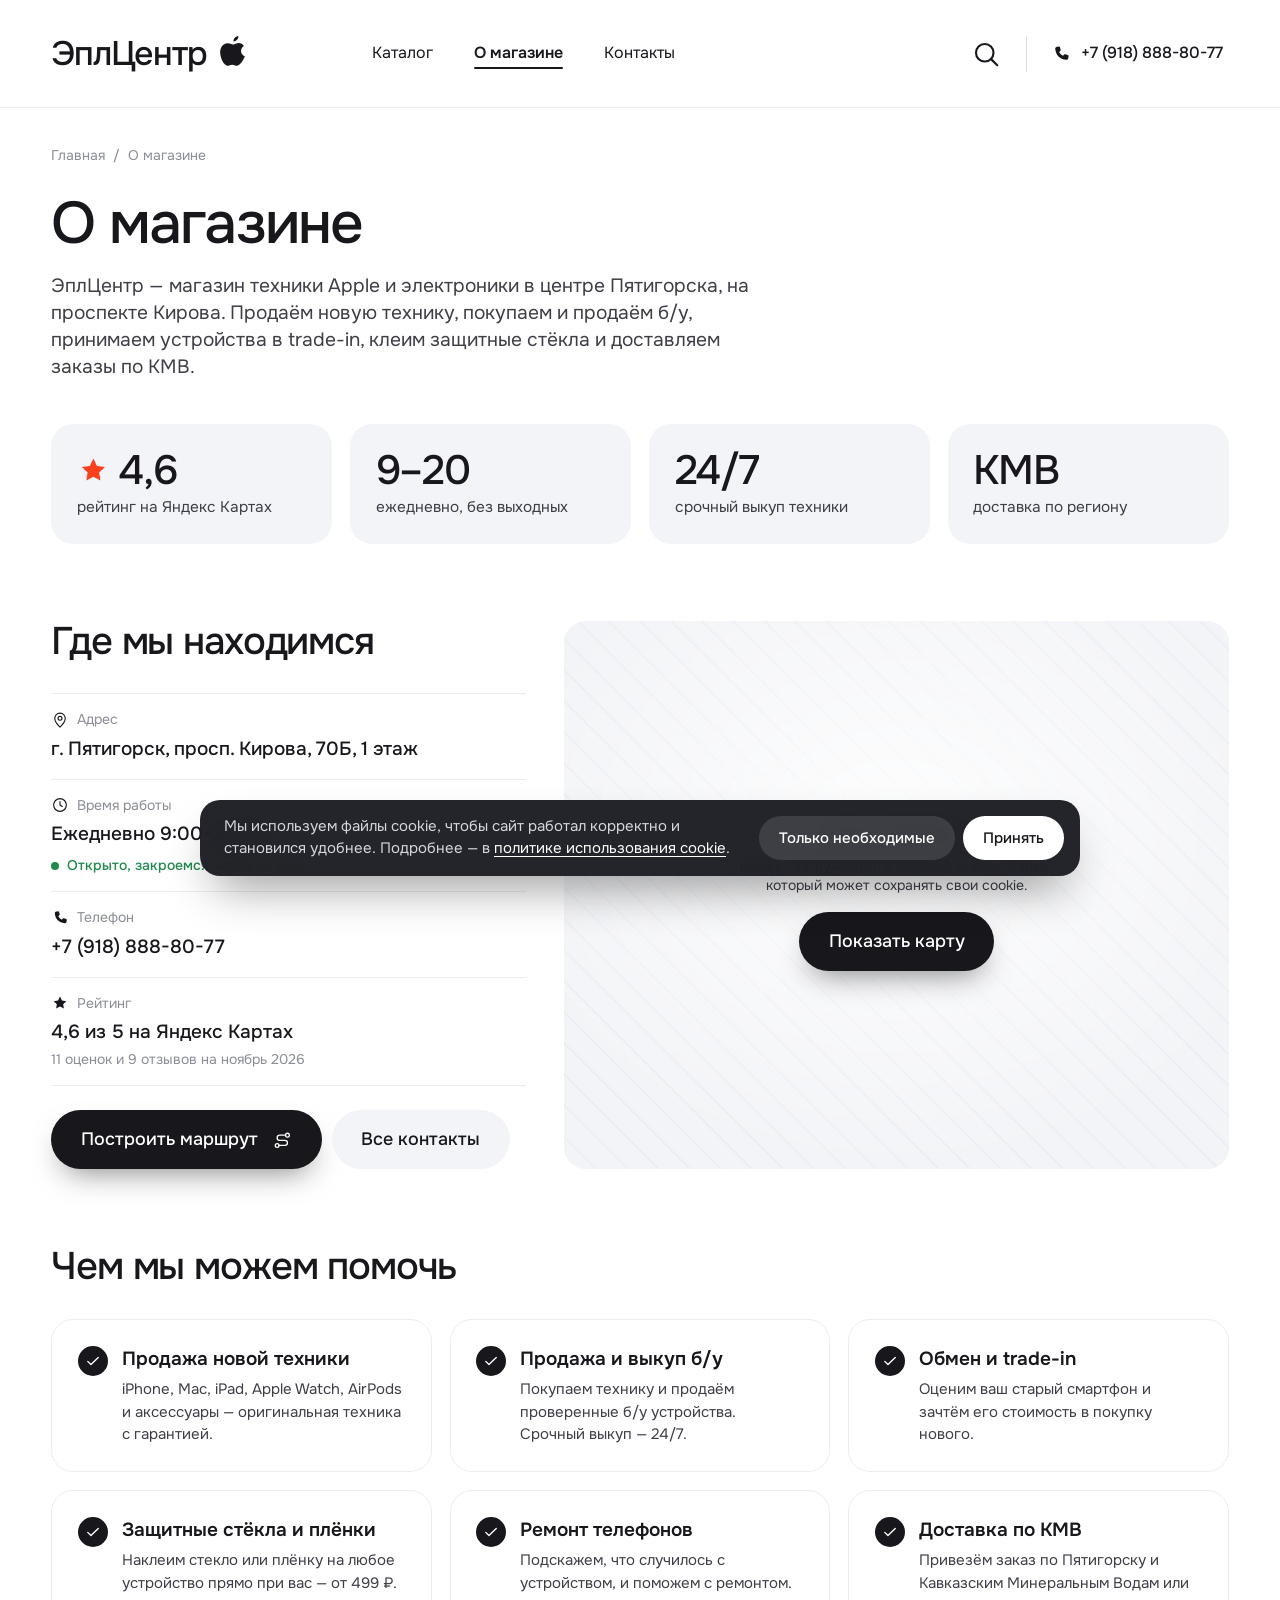
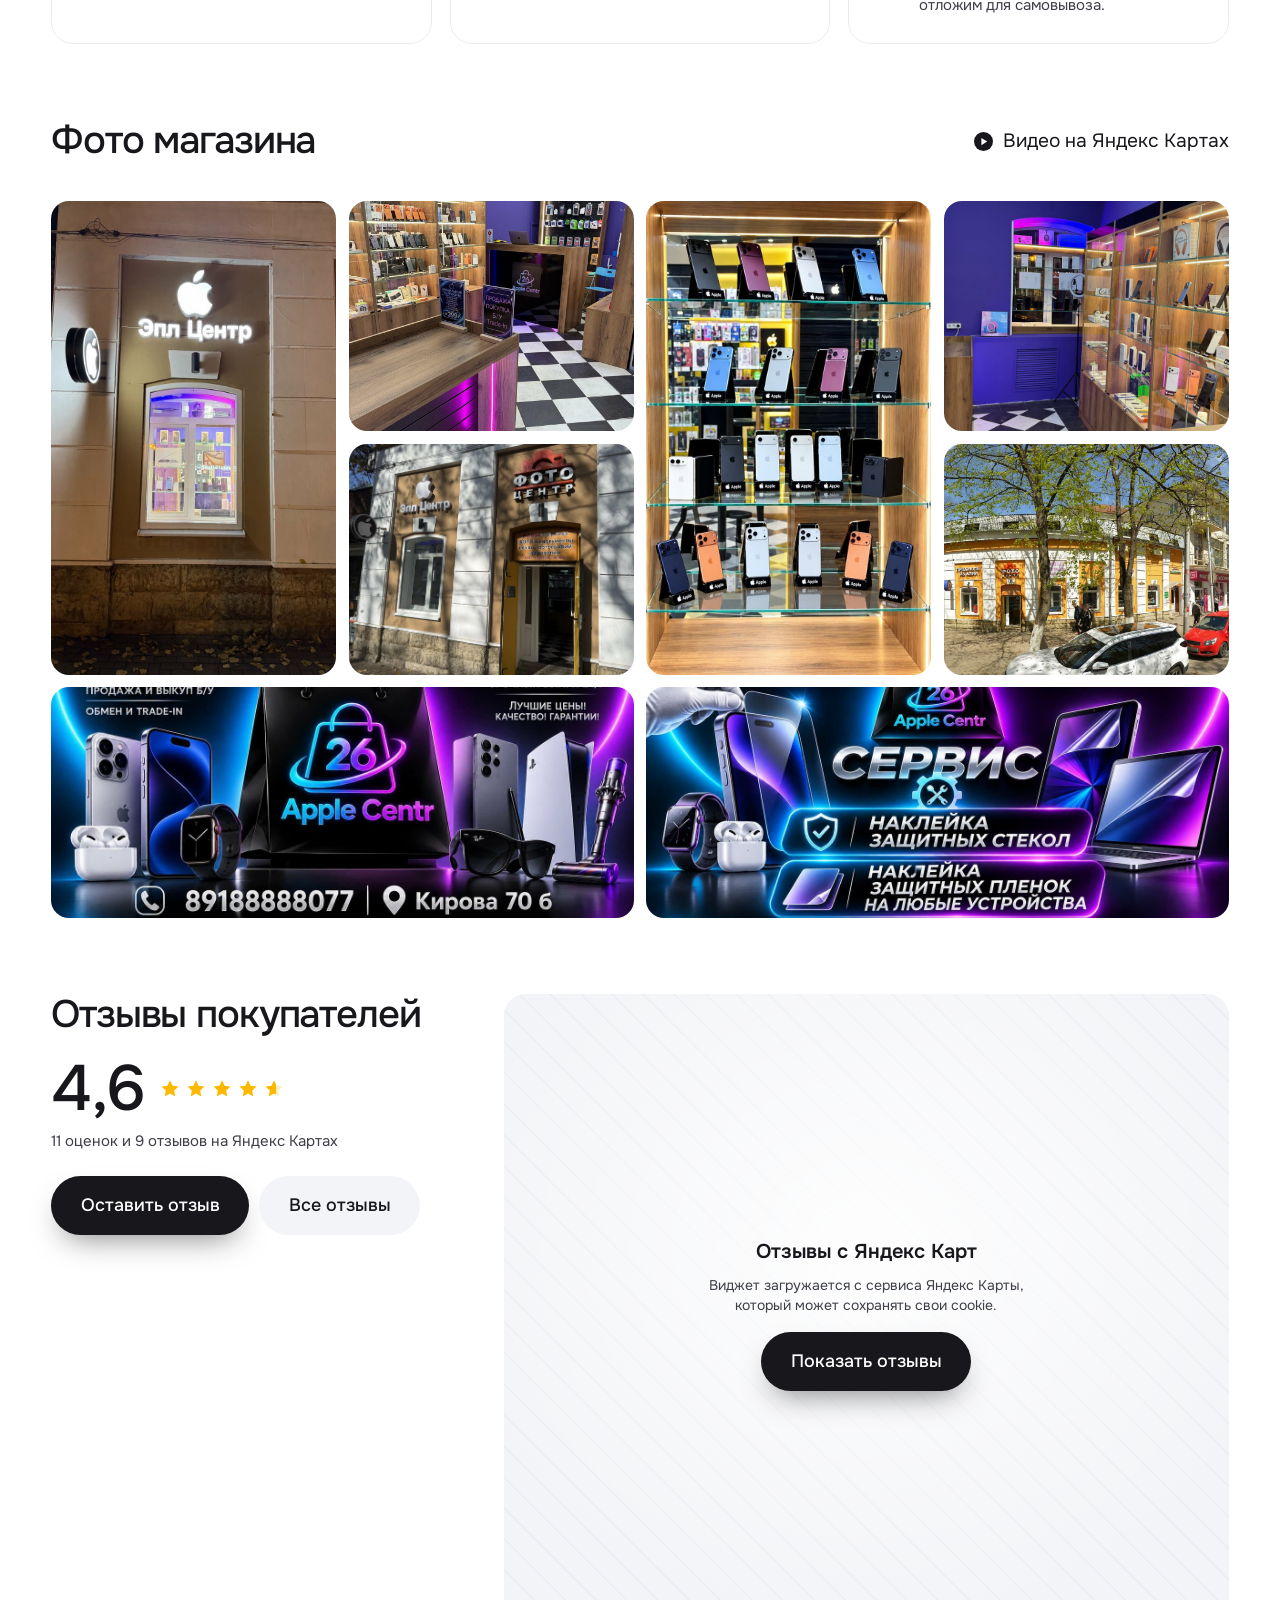
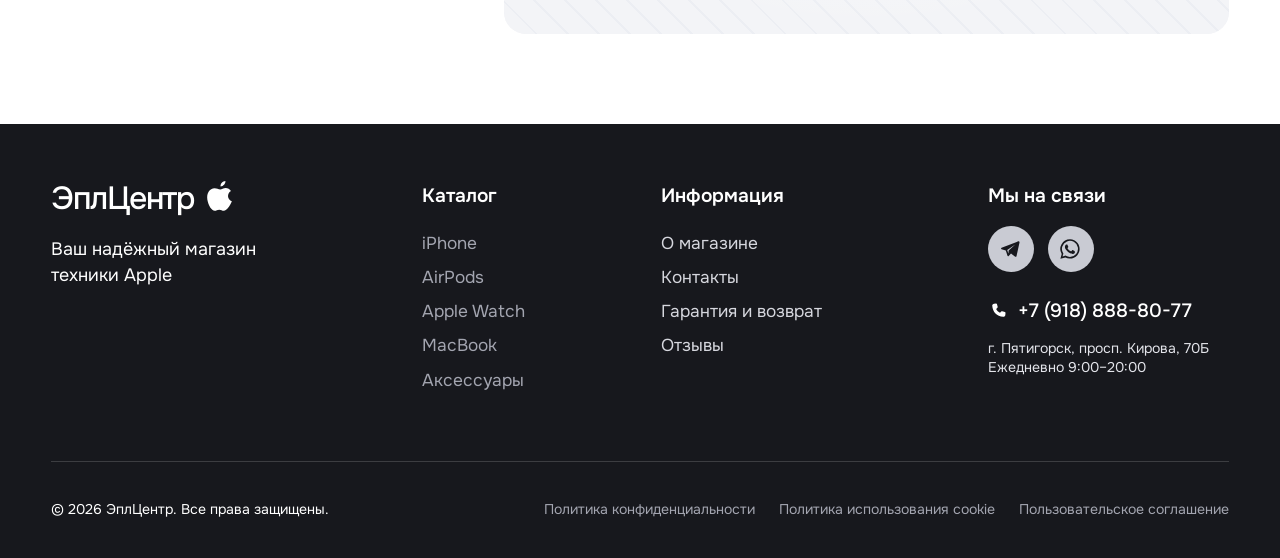
<file: about.html>
<!DOCTYPE html>
<html lang="ru">
<head>
<meta charset="utf-8">
<meta name="viewport" content="width=device-width, initial-scale=1">
<script>document.documentElement.classList.add('js', 'CSSViewTransitionRule' in window ? 'has-vt' : 'no-vt');window.addEventListener('pagereveal', function () { window.__pageRevealed = true; });</script>
<title>О магазине — ЭплЦентр, Пятигорск</title>
<meta name="description" content="ЭплЦентр — магазин техники Apple в Пятигорске на проспекте Кирова, 70Б. Продажа, выкуп, trade-in, защитные стёкла, доставка по КМВ. Рейтинг 4,6 на Яндекс Картах.">
<link rel="preconnect" href="https://fonts.googleapis.com">
<link rel="preconnect" href="https://fonts.gstatic.com" crossorigin>
<link href="https://fonts.googleapis.com/css2?family=Onest:wght@400;500;600;700&display=swap" rel="stylesheet">
<!-- переходы между страницами объявлены прямо здесь: из внешнего styles.css Chrome подхватывает их через раз -->
<style>@view-transition { navigation: auto; }</style>
<link rel="stylesheet" href="styles.css">
</head>
<body>

<!-- ===== SVG-спрайт: логотип и иконки ===== -->
<svg class="sprite" width="0" height="0" aria-hidden="true" focusable="false">
  <!-- Логотип -->
  <symbol id="i-logo" viewBox="0 0 24 24">
    <path fill="currentColor" d="M15.6 2c.2 1.7-1.4 3.6-3.2 3.6-.3-1.7 1.4-3.5 3.2-3.6zM12.2 7.6c1 0 2-.9 3.6-.9 1.4 0 2.7.7 3.5 1.9-2.9 1.7-2.4 5.7.6 6.9-.6 1.6-1.5 3.2-2.6 4.5-.8.9-1.6 1.8-2.8 1.8s-1.6-.7-3-.7-1.9.7-3 .7c-1.2 0-2.1-1-2.9-2C3.6 16.400 2.600 11.900 4.400 9.100c.9-1.4 2.400-2.300 4-2.300 1.500 0 2.500.800 3.800.800z"/>
  </symbol>

  <!-- Иконки -->
  <symbol id="i-arrow" viewBox="0 0 24 24"><path d="M5 12h14M13 6l6 6-6 6" fill="none" stroke="currentColor" stroke-width="1.8" stroke-linecap="round" stroke-linejoin="round"/></symbol>
  <symbol id="i-chevron" viewBox="0 0 24 24"><path d="M9 6l6 6-6 6" fill="none" stroke="currentColor" stroke-width="1.8" stroke-linecap="round" stroke-linejoin="round"/></symbol>
  <symbol id="i-search" viewBox="0 0 24 24"><g fill="none" stroke="currentColor" stroke-width="1.7" stroke-linecap="round"><circle cx="11" cy="11" r="7"/><path d="M16.5 16.5 21 21"/></g></symbol>
  <symbol id="i-cart" viewBox="0 0 24 24"><g fill="none" stroke="currentColor" stroke-width="1.7" stroke-linecap="round" stroke-linejoin="round"><path d="M2.500 4h2.700l2.300 11h10.300l2-7.500H6.300"/><circle cx="9" cy="19.500" r="1.400"/><circle cx="17" cy="19.500" r="1.400"/></g></symbol>
  <symbol id="i-shield" viewBox="0 0 24 24"><g fill="none" stroke="currentColor" stroke-width="1.500" stroke-linecap="round" stroke-linejoin="round"><path d="M12 3l7.500 2.800v5.400c0 4.600-3.100 8-7.500 9.800-4.400-1.800-7.500-5.200-7.500-9.800V5.800z"/><path d="M8.800 12.200l2.300 2.300 4.300-4.600"/></g></symbol>
  <symbol id="i-truck" viewBox="0 0 24 24"><g fill="none" stroke="currentColor" stroke-width="1.500" stroke-linecap="round" stroke-linejoin="round"><path d="M2.500 5.500h11v11h-11zM13.500 9.500h4.300l3.700 3.800v3.200h-8"/><circle cx="7" cy="17.500" r="1.900"/><circle cx="17" cy="17.500" r="1.900"/></g></symbol>
  <symbol id="i-headset" viewBox="0 0 24 24"><g fill="none" stroke="currentColor" stroke-width="1.500" stroke-linecap="round" stroke-linejoin="round"><path d="M4.500 13.500V12a7.500 7.500 0 0 1 15 0v1.500"/><rect x="3" y="12.500" width="4" height="6" rx="1.800"/><rect x="17" y="12.500" width="4" height="6" rx="1.800"/><path d="M19.500 18.500c0 1.800-1.700 2.800-4.500 2.800h-2"/></g></symbol>
  <symbol id="i-pin" viewBox="0 0 24 24"><g fill="none" stroke="currentColor" stroke-width="1.500" stroke-linecap="round" stroke-linejoin="round"><path d="M12 21.500s7-6.300 7-11.700a7 7 0 0 0-14 0c0 5.400 7 11.700 7 11.700z"/><circle cx="12" cy="9.800" r="2.600"/></g></symbol>
  <symbol id="i-phone" viewBox="0 0 24 24"><path fill="currentColor" d="M7.300 3.200 9.700 3c.5 0 .9.300 1 .700l.9 3.300c.1.400 0 .800-.300 1.100L9.800 9.600c1 2 2.600 3.600 4.600 4.600l1.500-1.500c.300-.300.700-.400 1.100-.300l3.300.900c.400.100.700.500.700 1l-.200 2.400c-.100 1.300-1.200 2.300-2.500 2.200C10.600 18.400 5.600 13.400 5.100 5.700 5 4.400 6 3.300 7.300 3.200z"/></symbol>
  <symbol id="i-telegram" viewBox="0 0 24 24"><path fill="currentColor" d="M20.300 4.300 3.600 10.800c-.700.300-.700 1.200 0 1.400l4.200 1.400 1.600 5c.200.600.900.700 1.300.300l2.300-2.300 4.200 3.100c.500.300 1.100.100 1.300-.500l3-13.800c.200-.800-.500-1.400-1.200-1.100zm-3 3.300-6.600 6-.300 3-1.200-3.700 8.100-5.300z"/></symbol>
  <symbol id="i-menu" viewBox="0 0 24 24"><path d="M4 7.500h16M4 12h16M4 16.500h16" fill="none" stroke="currentColor" stroke-width="1.700" stroke-linecap="round"/></symbol>

  <symbol id="i-whatsapp" viewBox="0 0 24 24"><path fill="currentColor" d="M12 2.2a9.7 9.7 0 0 0-8.300 14.700L2.400 21.800l5-1.300A9.700 9.700 0 1 0 12 2.200zm0 17.700c-1.500 0-2.900-.400-4.100-1.100l-.300-.200-3 .800.800-2.900-.200-.300A8 8 0 1 1 12 19.900zm4.400-6c-.200-.100-1.400-.700-1.700-.800-.200-.100-.400-.100-.500.100l-.800 1c-.100.200-.300.200-.500.100a6.600 6.600 0 0 1-3.300-2.900c-.200-.400.200-.400.700-1.300.100-.200 0-.300 0-.400l-.800-1.800c-.200-.500-.400-.400-.500-.400h-.500a.9.900 0 0 0-.700.300 2.800 2.800 0 0 0-.900 2.100c0 1.200.900 2.400 1 2.600.100.200 1.800 2.700 4.300 3.800 1.600.700 2.200.700 3 .600.500-.100 1.400-.600 1.600-1.200.200-.600.200-1.100.100-1.200l-.500-.300z"/></symbol>
  <symbol id="i-clock" viewBox="0 0 24 24"><g fill="none" stroke="currentColor" stroke-width="1.500" stroke-linecap="round" stroke-linejoin="round"><circle cx="12" cy="12" r="8.500"/><path d="M12 7.500V12l3 2"/></g></symbol>
  <symbol id="i-star" viewBox="0 0 24 24"><path fill="currentColor" d="M12 3.300l2.600 5.400 5.900.800-4.300 4.100 1 5.800L12 16.600l-5.200 2.800 1-5.800L3.500 9.500l5.900-.800z"/></symbol>
  <symbol id="i-route" viewBox="0 0 24 24"><g fill="none" stroke="currentColor" stroke-width="1.500" stroke-linecap="round" stroke-linejoin="round"><circle cx="6" cy="18" r="2.200"/><circle cx="18" cy="6" r="2.200"/><path d="M8.200 18H15a3 3 0 0 0 0-6H9a3 3 0 0 1 0-6h6.800"/></g></symbol>
  <symbol id="i-check" viewBox="0 0 24 24"><path d="M5 12.500l4.300 4.300L19 7.200" fill="none" stroke="currentColor" stroke-width="1.800" stroke-linecap="round" stroke-linejoin="round"/></symbol>
  <symbol id="i-bus" viewBox="0 0 24 24"><g fill="none" stroke="currentColor" stroke-width="1.500" stroke-linecap="round" stroke-linejoin="round"><rect x="5" y="3.500" width="14" height="14" rx="3"/><path d="M5 11h14M8 17.500V20M16 17.500V20"/><circle cx="8.500" cy="14.300" r=".600" fill="currentColor"/><circle cx="15.500" cy="14.300" r=".600" fill="currentColor"/></g></symbol>
  <symbol id="i-play" viewBox="0 0 24 24"><path fill="currentColor" d="M8 5.500v13l10.500-6.500z"/></symbol>
  <symbol id="i-close" viewBox="0 0 24 24"><path d="M6 6l12 12M18 6L6 18" fill="none" stroke="currentColor" stroke-width="1.800" stroke-linecap="round"/></symbol>
</svg>

<div class="top top--plain">
  <header class="header">
    <div class="container header__row">
      <a class="logo" href="index.html" aria-label="ЭплЦентр — на главную">
        <span>ЭплЦентр</span><svg class="logo__mark"><use href="#i-logo"/></svg>
      </a>

      <nav class="nav" id="nav" aria-label="Основное меню">
        <a href="catalog.html">Каталог</a>
        <a href="about.html" aria-current="page">О магазине</a>
        <a href="contacts.html">Контакты</a>
      </nav>

      <div class="header__tools">
        <a class="icon-btn" href="catalog.html?search" aria-label="Поиск по каталогу"><svg><use href="#i-search"/></svg></a>
        <span class="header__sep" aria-hidden="true"></span>
        <a class="header__phone" href="tel:+79188888077" aria-label="Позвонить: +7 (918) 888-80-77"><svg><use href="#i-phone"/></svg><span>+7 (918) 888-80-77</span></a>
        <button class="icon-btn burger" type="button" aria-label="Меню" aria-expanded="false" aria-controls="nav"><svg><use href="#i-menu"/></svg></button>
      </div>
    </div>
  </header>
</div>

<main class="page">
  <div class="container">
    <nav class="crumbs" aria-label="Хлебные крошки"><a href="index.html">Главная</a><span aria-hidden="true">/</span><span>О магазине</span></nav>
    <h1 class="page__title">О магазине</h1>
    <p class="page__lead">ЭплЦентр — магазин техники Apple и электроники в центре Пятигорска, на проспекте Кирова. Продаём новую технику, покупаем и продаём б/у, принимаем устройства в trade-in, клеим защитные стёкла и доставляем заказы по КМВ.</p>

    <ul class="facts">
      <li class="fact"><a href="#reviews"><span class="fact__value"><svg aria-hidden="true"><use href="#i-star"/></svg>4,6</span><span class="fact__label">рейтинг на Яндекс Картах</span></a></li>
      <li class="fact"><span class="fact__value">9–20</span><span class="fact__label">ежедневно, без выходных</span></li>
      <li class="fact"><span class="fact__value">24/7</span><span class="fact__label">срочный выкуп техники</span></li>
      <li class="fact"><span class="fact__value">КМВ</span><span class="fact__label">доставка по региону</span></li>
    </ul>

    <section class="store" id="map" aria-labelledby="store-title">
      <div class="store__info">
        <h2 class="block-title" id="store-title">Где мы находимся</h2>
        <dl class="info-list">
          <div><dt><svg aria-hidden="true"><use href="#i-pin"/></svg>Адрес</dt><dd>г. Пятигорск, просп. Кирова, 70Б, 1&nbsp;этаж</dd></div>
          <div><dt><svg aria-hidden="true"><use href="#i-clock"/></svg>Время работы</dt><dd>Ежедневно 9:00–20:00<p class="open-status" data-open-status>Ежедневно с 9:00 до 20:00</p></dd></div>
          <div><dt><svg aria-hidden="true"><use href="#i-phone"/></svg>Телефон</dt><dd><a href="tel:+79188888077">+7&nbsp;(918)&nbsp;888-80-77</a></dd></div>
          <div><dt><svg aria-hidden="true"><use href="#i-star"/></svg>Рейтинг</dt><dd><a href="https://yandex.ru/maps/org/epltsentr/214381743867/" target="_blank" rel="noopener">4,6 из 5 на Яндекс Картах</a><span class="info-list__note">11 оценок и 9 отзывов на ноябрь 2026</span></dd></div>
        </dl>
        <div class="store__actions">
          <a class="btn btn--sm" href="https://yandex.ru/maps/?rtext=~44.036154%2C43.064182&rtt=auto" target="_blank" rel="noopener">Построить маршрут <svg><use href="#i-route"/></svg></a>
          <a class="btn btn--sm btn--light" href="contacts.html">Все контакты</a>
        </div>
      </div>
      <div class="embed embed--map" data-embed="https://yandex.ru/map-widget/v1/org/epltsentr/214381743867/?ll=43.064182%2C44.036154&z=17" data-embed-title="Магазин ЭплЦентр на Яндекс Картах">
          <div class="embed__placeholder">
            <p class="embed__title">Карта Яндекса</p>
            <p class="embed__text">Виджет загружается с сервиса Яндекс Карты, который может сохранять свои cookie.</p>
            <button class="btn btn--sm" type="button" data-embed-load>Показать карту</button>
          </div>
        </div>
    </section>

    <section class="about-block" aria-labelledby="services-title">
      <h2 class="block-title" id="services-title">Чем мы можем помочь</h2>
      <ul class="services">
          <li class="service"><svg aria-hidden="true"><use href="#i-check"/></svg><div><h3>Продажа новой техники</h3><p>iPhone, Mac, iPad, Apple Watch, AirPods и аксессуары — оригинальная техника с гарантией.</p></div></li>
          <li class="service"><svg aria-hidden="true"><use href="#i-check"/></svg><div><h3>Продажа и выкуп б/у</h3><p>Покупаем технику и продаём проверенные б/у устройства. Срочный выкуп — 24/7.</p></div></li>
          <li class="service"><svg aria-hidden="true"><use href="#i-check"/></svg><div><h3>Обмен и trade-in</h3><p>Оценим ваш старый смартфон и зачтём его стоимость в покупку нового.</p></div></li>
          <li class="service"><svg aria-hidden="true"><use href="#i-check"/></svg><div><h3>Защитные стёкла и плёнки</h3><p>Наклеим стекло или плёнку на любое устройство прямо при вас — от 499 ₽.</p></div></li>
          <li class="service"><svg aria-hidden="true"><use href="#i-check"/></svg><div><h3>Ремонт телефонов</h3><p>Подскажем, что случилось с устройством, и поможем с ремонтом.</p></div></li>
          <li class="service"><svg aria-hidden="true"><use href="#i-check"/></svg><div><h3>Доставка по КМВ</h3><p>Привезём заказ по Пятигорску и Кавказским Минеральным Водам или отложим для самовывоза.</p></div></li>
      </ul>
    </section>

    <section class="about-block" aria-labelledby="gallery-title">
      <div class="section__head">
        <h2 class="block-title" id="gallery-title">Фото магазина</h2>
        <a class="more" href="https://yandex.ru/maps/org/epltsentr/214381743867/gallery/" target="_blank" rel="noopener"><svg class="more__play" aria-hidden="true"><use href="#i-play"/></svg>Видео на Яндекс Картах</a>
      </div>
      <div class="gallery">
          <a class="gallery__item" href="images/store/storefront.jpg" data-lightbox data-caption="Вывеска «Эпл Центр» на проспекте Кирова вечером"><img src="images/store/storefront.jpg" alt="Вывеска «Эпл Центр» на проспекте Кирова вечером" loading="lazy"></a>
          <a class="gallery__item" href="images/store/interior.jpg" data-lightbox data-caption="Торговый зал: витрины с аксессуарами и стойка консультанта"><img src="images/store/interior.jpg" alt="Торговый зал: витрины с аксессуарами и стойка консультанта" loading="lazy"></a>
          <a class="gallery__item" href="images/store/showcase.jpg" data-lightbox data-caption="Витрина с iPhone разных цветов"><img src="images/store/showcase.jpg" alt="Витрина с iPhone разных цветов" loading="lazy"></a>
          <a class="gallery__item" href="images/store/interior-2.jpg" data-lightbox data-caption="Зал магазина с витринами вдоль стен"><img src="images/store/interior-2.jpg" alt="Зал магазина с витринами вдоль стен" loading="lazy"></a>
          <a class="gallery__item" href="images/store/entrance.jpg" data-lightbox data-caption="Вход в магазин с проспекта Кирова"><img src="images/store/entrance.jpg" alt="Вход в магазин с проспекта Кирова" loading="lazy"></a>
          <a class="gallery__item" href="images/store/street.jpg" data-lightbox data-caption="Здание магазина на проспекте Кирова"><img src="images/store/street.jpg" alt="Здание магазина на проспекте Кирова" loading="lazy"></a>
          <a class="gallery__item" href="images/store/banner-sales.jpg" data-lightbox data-caption="Продажа, выкуп, обмен и доставка по КМВ"><img src="images/store/banner-sales.jpg" alt="Продажа, выкуп, обмен и доставка по КМВ" loading="lazy"></a>
          <a class="gallery__item" href="images/store/banner-service.jpg" data-lightbox data-caption="Сервис: наклейка защитных стёкол и плёнок"><img src="images/store/banner-service.jpg" alt="Сервис: наклейка защитных стёкол и плёнок" loading="lazy"></a>
      </div>
    </section>

    <section class="about-block reviews" id="reviews" aria-labelledby="reviews-title">
      <div class="reviews__aside">
        <h2 class="block-title" id="reviews-title">Отзывы покупателей</h2>
        <p class="reviews__score"><span>4,6</span><span class="stars" aria-label="4,6 из 5"><svg><use href="#i-star"/></svg><svg><use href="#i-star"/></svg><svg><use href="#i-star"/></svg><svg><use href="#i-star"/></svg><svg class="stars__half"><use href="#i-star"/></svg></span></p>
        <p class="reviews__meta">11 оценок и 9 отзывов на Яндекс Картах</p>
        <div class="store__actions">
          <a class="btn btn--sm" href="https://yandex.ru/maps/org/epltsentr/214381743867/reviews/" target="_blank" rel="noopener">Оставить отзыв</a>
          <a class="btn btn--sm btn--light" href="https://yandex.ru/maps/org/epltsentr/214381743867/reviews/" target="_blank" rel="noopener">Все отзывы</a>
        </div>
      </div>
      <div class="embed embed--reviews" data-embed="https://yandex.ru/maps-reviews-widget/214381743867?comments" data-embed-title="Отзывы о магазине ЭплЦентр на Яндекс Картах">
          <div class="embed__placeholder">
            <p class="embed__title">Отзывы с Яндекс Карт</p>
            <p class="embed__text">Виджет загружается с сервиса Яндекс Карты, который может сохранять свои cookie.</p>
            <button class="btn btn--sm" type="button" data-embed-load>Показать отзывы</button>
          </div>
        </div>
    </section>
  </div>
</main>

<!-- ===== Подвал ===== -->
<footer class="footer" id="contacts">
  <div class="container">
    <div class="footer__grid">
      <div class="footer__brand">
        <a class="logo logo--light" href="index.html" aria-label="ЭплЦентр — на главную">
          <span>ЭплЦентр</span><svg class="logo__mark"><use href="#i-logo"/></svg>
        </a>
        <p>Ваш надёжный магазин<br>техники Apple</p>
      </div>

      <nav class="footer__col" aria-label="Каталог">
        <h3>Каталог</h3>
        <a href="catalog.html#iphone">iPhone</a>
        <a href="catalog.html#airpods">AirPods</a>
        <a href="catalog.html#iwatch">Apple Watch</a>
        <a href="catalog.html#mac">MacBook</a>
        <a href="catalog.html#aksessuary">Аксессуары</a>
      </nav>

      <nav class="footer__col footer__col--info" aria-label="Информация">
        <h3>Информация</h3>
        <a href="about.html">О магазине</a>
        <a href="contacts.html">Контакты</a>
        <a href="terms.html">Гарантия и возврат</a>
        <a href="about.html#reviews">Отзывы</a>
      </nav>

      <div class="footer__col footer__contacts">
        <h3>Мы на связи</h3>
        <div class="social">
          <a href="https://t.me/applecentr" target="_blank" rel="noopener" aria-label="Telegram-канал Apple Centr"><svg><use href="#i-telegram"/></svg></a>
          <a href="https://wa.me/79188888077" target="_blank" rel="noopener" aria-label="Написать в WhatsApp"><svg><use href="#i-whatsapp"/></svg></a>
        </div>
        <a class="footer__phone" href="tel:+79188888077"><svg><use href="#i-phone"/></svg>+7 (918) 888-80-77</a>
        <address>г. Пятигорск, просп. Кирова, 70Б<br>Ежедневно 9:00–20:00</address>
      </div>
    </div>

    <div class="footer__bottom">
      <p>© 2026 ЭплЦентр. Все права защищены.</p>
      <nav class="footer__legal" aria-label="Правовая информация">
        <a href="privacy.html">Политика конфиденциальности</a>
        <a href="cookies.html">Политика использования cookie</a>
        <a href="terms.html">Пользовательское соглашение</a>
      </nav>
    </div>
  </div>
</footer>

<script src="script.js"></script>
</body>
</html>
</file>
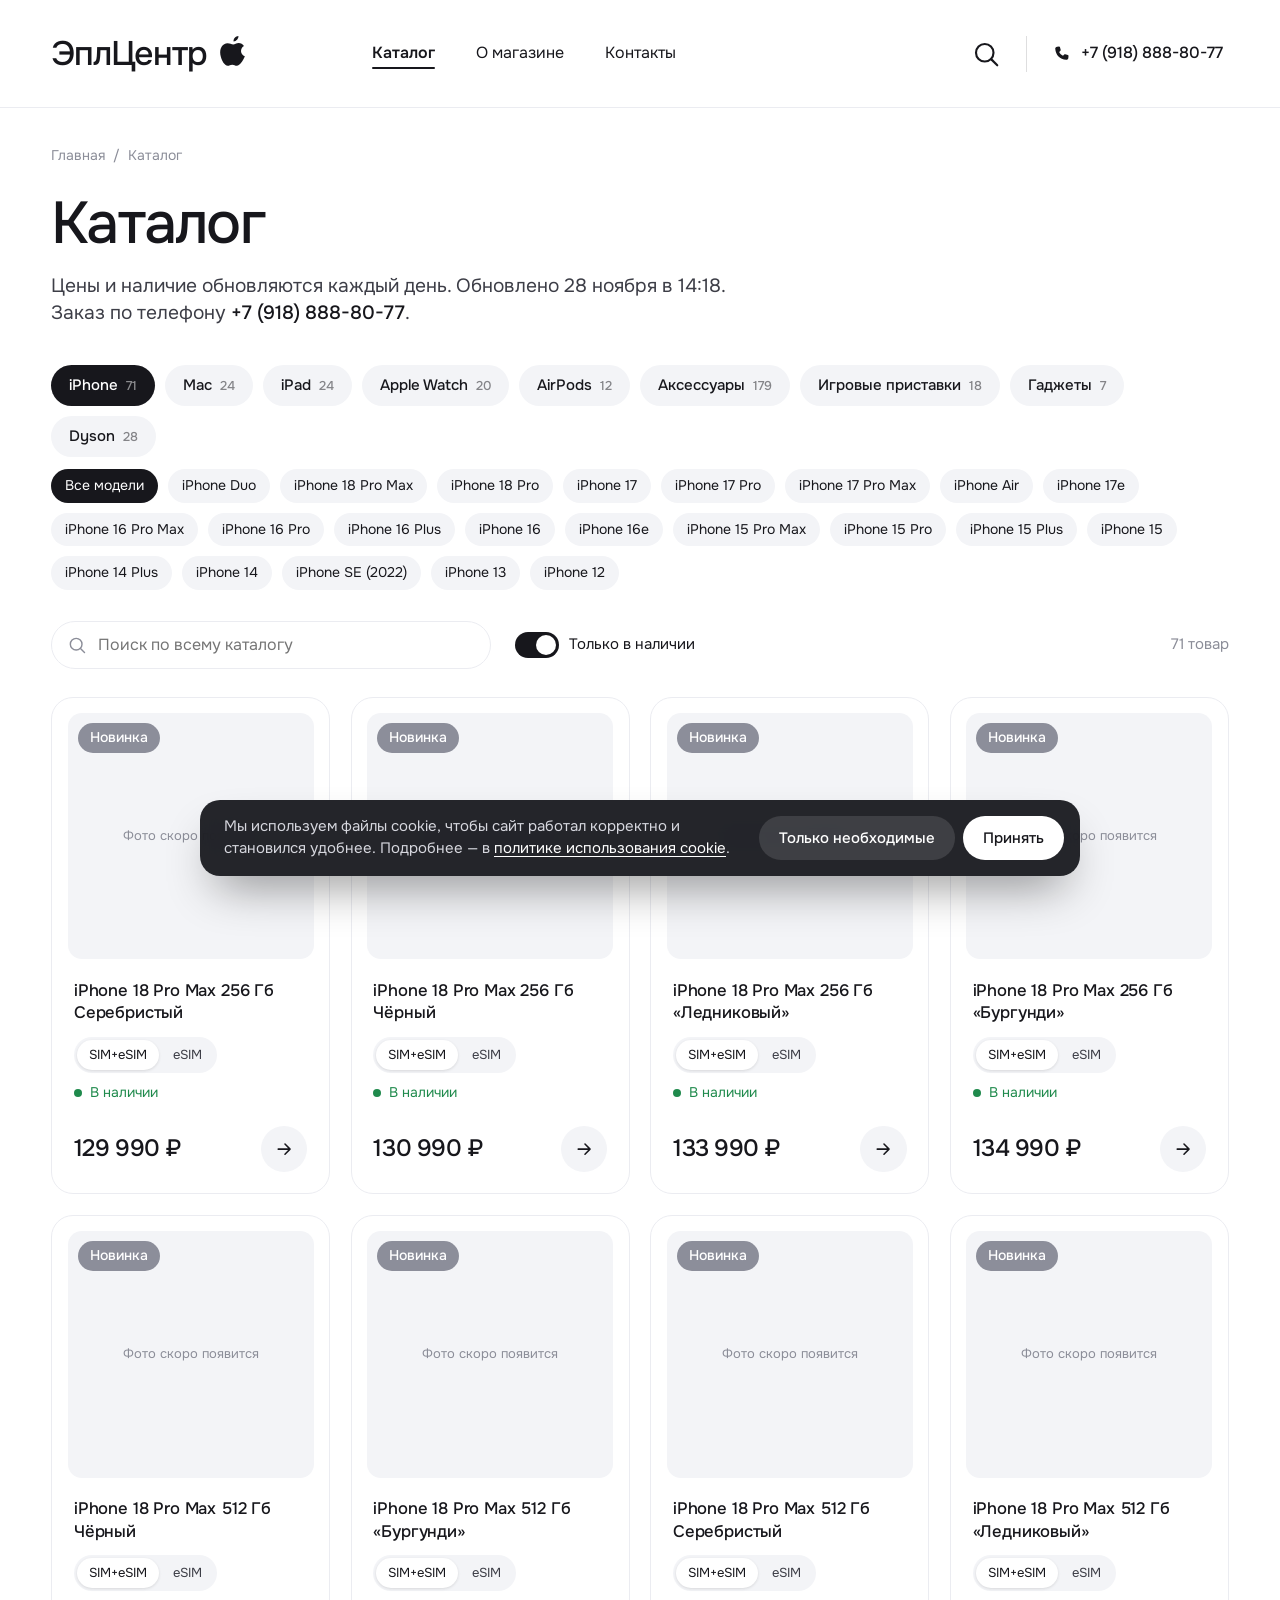
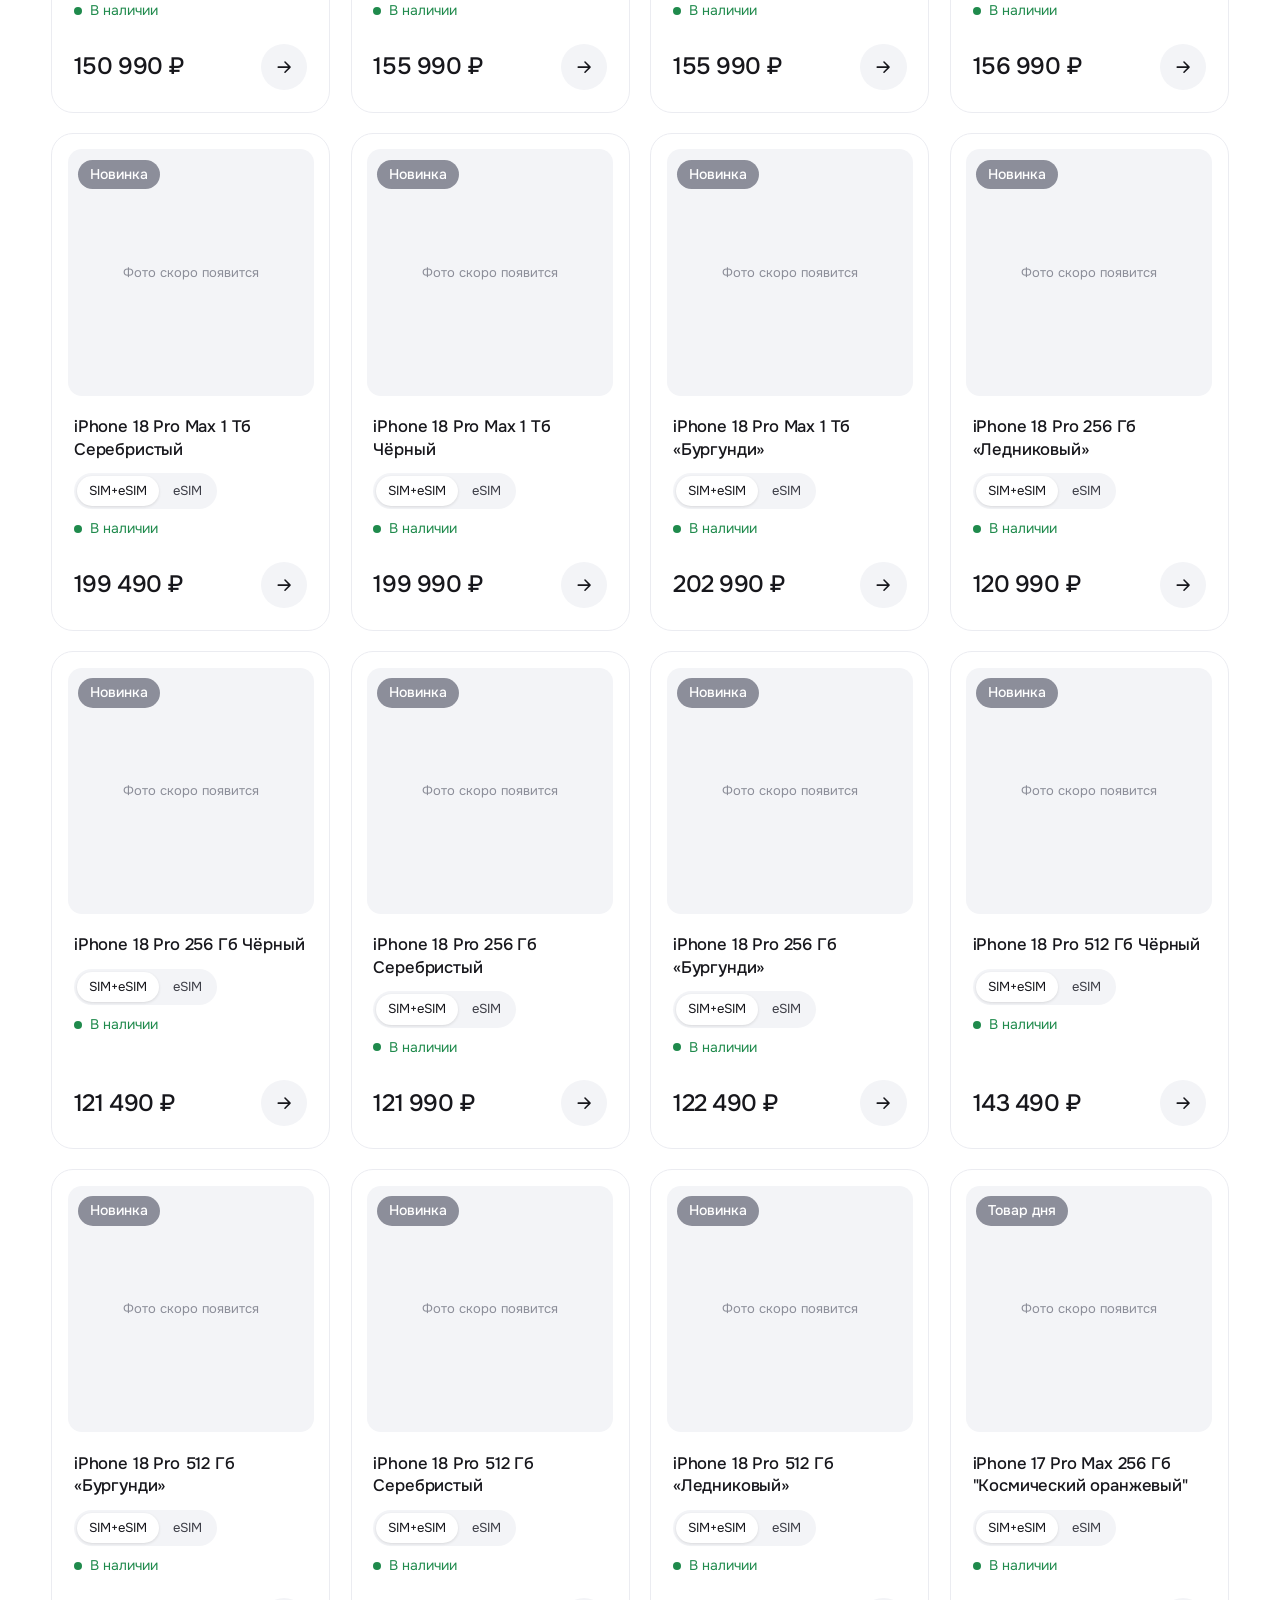
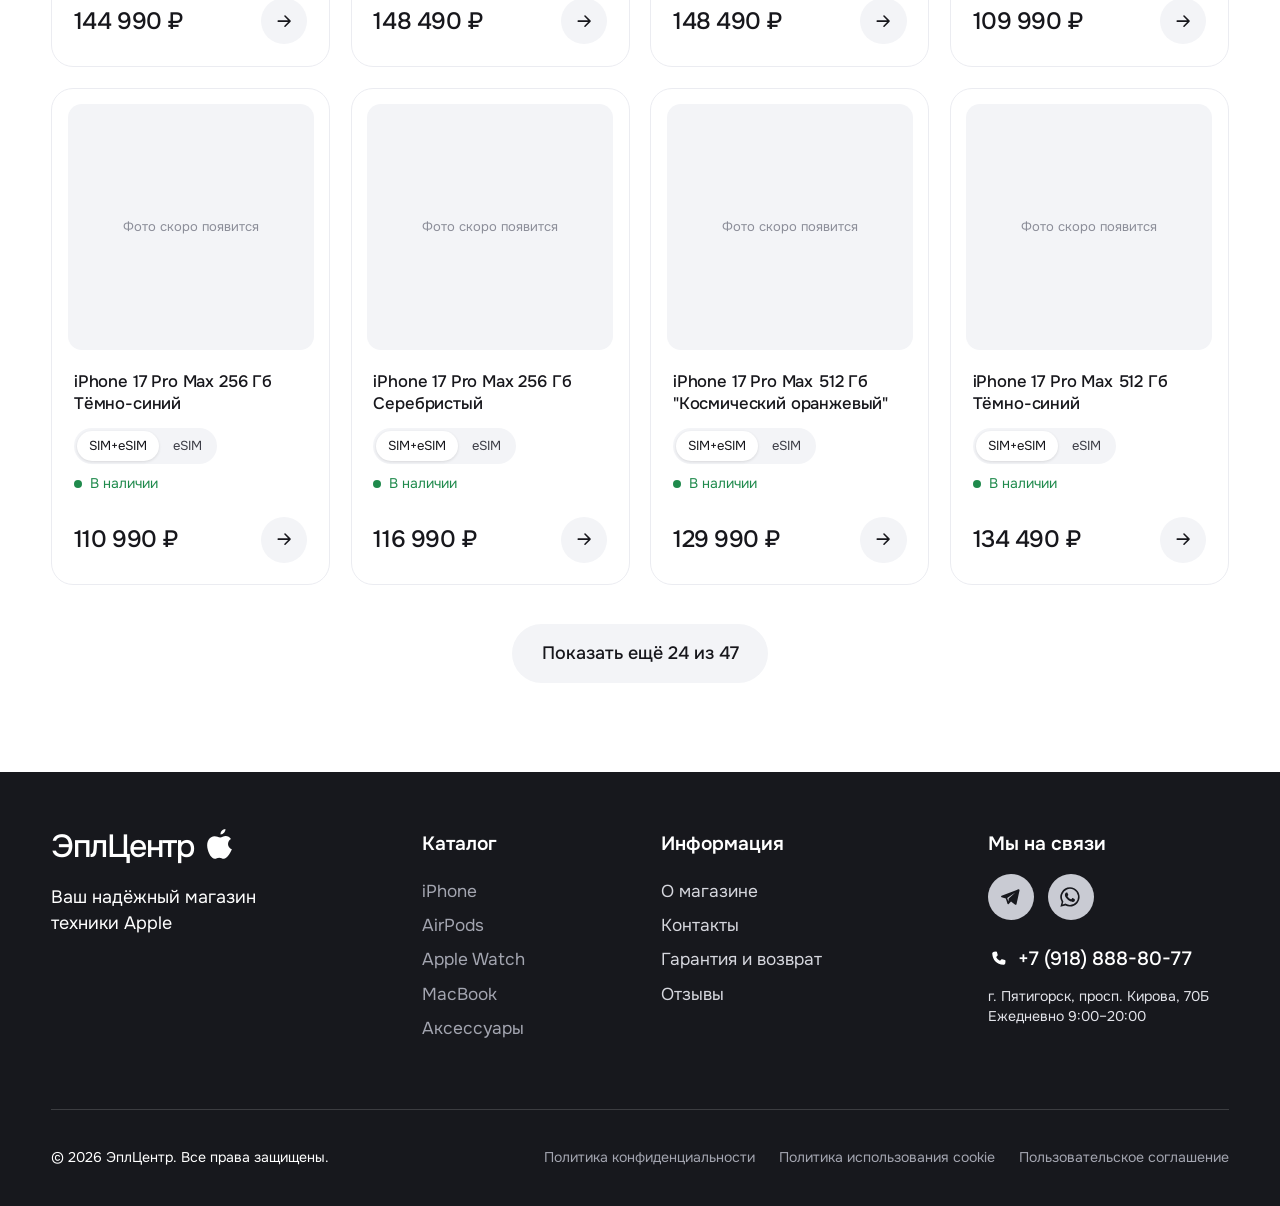
<file: catalog.html>
<!DOCTYPE html>
<html lang="ru">
<head>
<meta charset="utf-8">
<meta name="viewport" content="width=device-width, initial-scale=1">
<script>document.documentElement.classList.add('js', 'CSSViewTransitionRule' in window ? 'has-vt' : 'no-vt');window.addEventListener('pagereveal', function () { window.__pageRevealed = true; });</script>
<title>Каталог iPhone — ЭплЦентр, Пятигорск</title>
<meta name="description" content="Каталог iPhone в магазине ЭплЦентр в Пятигорске: iPhone 18 Pro, iPhone 17 Pro, iPhone Air и iPhone 16 Pro во всех расцветках.">
<link rel="preconnect" href="https://fonts.googleapis.com">
<link rel="preconnect" href="https://fonts.gstatic.com" crossorigin>
<link href="https://fonts.googleapis.com/css2?family=Onest:wght@400;500;600;700&display=swap" rel="stylesheet">
<!-- переходы между страницами объявлены прямо здесь: из внешнего styles.css Chrome подхватывает их через раз -->
<style>@view-transition { navigation: auto; }</style>
<link rel="stylesheet" href="styles.css">
</head>
<body>

<!-- ===== SVG-спрайт: логотип и иконки ===== -->
<svg class="sprite" width="0" height="0" aria-hidden="true" focusable="false">
  <!-- Логотип -->
  <symbol id="i-logo" viewBox="0 0 24 24">
    <path fill="currentColor" d="M15.6 2c.2 1.7-1.4 3.6-3.2 3.6-.3-1.7 1.4-3.5 3.2-3.6zM12.2 7.6c1 0 2-.9 3.6-.9 1.4 0 2.7.7 3.5 1.9-2.9 1.7-2.4 5.7.6 6.9-.6 1.6-1.5 3.2-2.6 4.5-.8.9-1.6 1.8-2.8 1.8s-1.6-.7-3-.7-1.9.7-3 .7c-1.2 0-2.1-1-2.9-2C3.6 16.400 2.600 11.900 4.400 9.100c.9-1.4 2.400-2.300 4-2.300 1.500 0 2.500.800 3.800.800z"/>
  </symbol>

  <!-- Иконки -->
  <symbol id="i-arrow" viewBox="0 0 24 24"><path d="M5 12h14M13 6l6 6-6 6" fill="none" stroke="currentColor" stroke-width="1.8" stroke-linecap="round" stroke-linejoin="round"/></symbol>
  <symbol id="i-chevron" viewBox="0 0 24 24"><path d="M9 6l6 6-6 6" fill="none" stroke="currentColor" stroke-width="1.8" stroke-linecap="round" stroke-linejoin="round"/></symbol>
  <symbol id="i-search" viewBox="0 0 24 24"><g fill="none" stroke="currentColor" stroke-width="1.7" stroke-linecap="round"><circle cx="11" cy="11" r="7"/><path d="M16.5 16.5 21 21"/></g></symbol>
  <symbol id="i-cart" viewBox="0 0 24 24"><g fill="none" stroke="currentColor" stroke-width="1.7" stroke-linecap="round" stroke-linejoin="round"><path d="M2.500 4h2.700l2.300 11h10.300l2-7.500H6.300"/><circle cx="9" cy="19.500" r="1.400"/><circle cx="17" cy="19.500" r="1.400"/></g></symbol>
  <symbol id="i-shield" viewBox="0 0 24 24"><g fill="none" stroke="currentColor" stroke-width="1.500" stroke-linecap="round" stroke-linejoin="round"><path d="M12 3l7.500 2.800v5.400c0 4.600-3.100 8-7.500 9.800-4.400-1.800-7.500-5.200-7.500-9.800V5.800z"/><path d="M8.800 12.200l2.300 2.300 4.300-4.600"/></g></symbol>
  <symbol id="i-truck" viewBox="0 0 24 24"><g fill="none" stroke="currentColor" stroke-width="1.500" stroke-linecap="round" stroke-linejoin="round"><path d="M2.500 5.500h11v11h-11zM13.500 9.500h4.300l3.700 3.800v3.200h-8"/><circle cx="7" cy="17.500" r="1.900"/><circle cx="17" cy="17.500" r="1.900"/></g></symbol>
  <symbol id="i-headset" viewBox="0 0 24 24"><g fill="none" stroke="currentColor" stroke-width="1.500" stroke-linecap="round" stroke-linejoin="round"><path d="M4.500 13.500V12a7.500 7.500 0 0 1 15 0v1.500"/><rect x="3" y="12.500" width="4" height="6" rx="1.800"/><rect x="17" y="12.500" width="4" height="6" rx="1.800"/><path d="M19.500 18.500c0 1.800-1.700 2.800-4.500 2.800h-2"/></g></symbol>
  <symbol id="i-pin" viewBox="0 0 24 24"><g fill="none" stroke="currentColor" stroke-width="1.500" stroke-linecap="round" stroke-linejoin="round"><path d="M12 21.500s7-6.300 7-11.700a7 7 0 0 0-14 0c0 5.400 7 11.700 7 11.700z"/><circle cx="12" cy="9.800" r="2.600"/></g></symbol>
  <symbol id="i-phone" viewBox="0 0 24 24"><path fill="currentColor" d="M7.300 3.200 9.700 3c.5 0 .9.300 1 .700l.9 3.300c.1.400 0 .800-.300 1.100L9.800 9.600c1 2 2.600 3.600 4.600 4.600l1.500-1.500c.300-.300.700-.400 1.100-.300l3.300.900c.400.100.700.500.700 1l-.200 2.400c-.100 1.300-1.200 2.300-2.500 2.200C10.600 18.400 5.600 13.400 5.100 5.700 5 4.400 6 3.300 7.300 3.200z"/></symbol>
  <symbol id="i-telegram" viewBox="0 0 24 24"><path fill="currentColor" d="M20.300 4.300 3.600 10.800c-.700.300-.700 1.200 0 1.400l4.200 1.400 1.600 5c.200.600.900.700 1.300.300l2.300-2.300 4.200 3.100c.500.300 1.100.100 1.300-.500l3-13.800c.200-.800-.500-1.400-1.200-1.100zm-3 3.300-6.600 6-.300 3-1.200-3.700 8.100-5.300z"/></symbol>
  <symbol id="i-menu" viewBox="0 0 24 24"><path d="M4 7.500h16M4 12h16M4 16.500h16" fill="none" stroke="currentColor" stroke-width="1.700" stroke-linecap="round"/></symbol>

  <symbol id="i-whatsapp" viewBox="0 0 24 24"><path fill="currentColor" d="M12 2.2a9.7 9.7 0 0 0-8.300 14.700L2.400 21.800l5-1.300A9.700 9.700 0 1 0 12 2.200zm0 17.700c-1.500 0-2.900-.400-4.100-1.100l-.300-.200-3 .800.800-2.900-.200-.300A8 8 0 1 1 12 19.900zm4.400-6c-.200-.100-1.400-.700-1.700-.800-.200-.100-.400-.100-.500.100l-.800 1c-.100.200-.300.200-.500.100a6.600 6.600 0 0 1-3.300-2.900c-.200-.400.200-.400.700-1.300.100-.200 0-.300 0-.400l-.800-1.800c-.200-.500-.400-.400-.500-.400h-.500a.9.900 0 0 0-.700.300 2.800 2.800 0 0 0-.900 2.100c0 1.200.900 2.400 1 2.600.100.200 1.800 2.700 4.300 3.800 1.600.700 2.200.700 3 .600.500-.100 1.400-.600 1.600-1.200.200-.600.200-1.100.100-1.200l-.500-.300z"/></symbol>
  <symbol id="i-clock" viewBox="0 0 24 24"><g fill="none" stroke="currentColor" stroke-width="1.500" stroke-linecap="round" stroke-linejoin="round"><circle cx="12" cy="12" r="8.500"/><path d="M12 7.500V12l3 2"/></g></symbol>
  <symbol id="i-star" viewBox="0 0 24 24"><path fill="currentColor" d="M12 3.300l2.600 5.400 5.900.800-4.300 4.100 1 5.800L12 16.600l-5.200 2.800 1-5.800L3.500 9.500l5.900-.800z"/></symbol>
  <symbol id="i-route" viewBox="0 0 24 24"><g fill="none" stroke="currentColor" stroke-width="1.500" stroke-linecap="round" stroke-linejoin="round"><circle cx="6" cy="18" r="2.200"/><circle cx="18" cy="6" r="2.200"/><path d="M8.200 18H15a3 3 0 0 0 0-6H9a3 3 0 0 1 0-6h6.800"/></g></symbol>
  <symbol id="i-check" viewBox="0 0 24 24"><path d="M5 12.500l4.300 4.300L19 7.200" fill="none" stroke="currentColor" stroke-width="1.800" stroke-linecap="round" stroke-linejoin="round"/></symbol>
  <symbol id="i-bus" viewBox="0 0 24 24"><g fill="none" stroke="currentColor" stroke-width="1.500" stroke-linecap="round" stroke-linejoin="round"><rect x="5" y="3.500" width="14" height="14" rx="3"/><path d="M5 11h14M8 17.500V20M16 17.500V20"/><circle cx="8.500" cy="14.300" r=".600" fill="currentColor"/><circle cx="15.500" cy="14.300" r=".600" fill="currentColor"/></g></symbol>
  <symbol id="i-play" viewBox="0 0 24 24"><path fill="currentColor" d="M8 5.500v13l10.500-6.500z"/></symbol>
  <symbol id="i-close" viewBox="0 0 24 24"><path d="M6 6l12 12M18 6L6 18" fill="none" stroke="currentColor" stroke-width="1.800" stroke-linecap="round"/></symbol>
</svg>

<div class="top top--plain">
  <header class="header">
    <div class="container header__row">
      <a class="logo" href="index.html" aria-label="ЭплЦентр — на главную">
        <span>ЭплЦентр</span><svg class="logo__mark"><use href="#i-logo"/></svg>
      </a>

      <nav class="nav" id="nav" aria-label="Основное меню">
        <a href="catalog.html" aria-current="page">Каталог</a>
        <a href="about.html">О магазине</a>
        <a href="contacts.html">Контакты</a>
      </nav>

      <div class="header__tools">
        <a class="icon-btn" href="catalog.html?search" aria-label="Поиск по каталогу"><svg><use href="#i-search"/></svg></a>
        <span class="header__sep" aria-hidden="true"></span>
        <a class="header__phone" href="tel:+79188888077" aria-label="Позвонить: +7 (918) 888-80-77"><svg><use href="#i-phone"/></svg><span>+7 (918) 888-80-77</span></a>
        <button class="icon-btn burger" type="button" aria-label="Меню" aria-expanded="false" aria-controls="nav"><svg><use href="#i-menu"/></svg></button>
      </div>
    </div>
  </header>
</div>

<main class="page">
  <div class="container">
    <nav class="crumbs" aria-label="Хлебные крошки"><a href="index.html">Главная</a><span aria-hidden="true">/</span><span>Каталог</span></nav>
    <h1 class="page__title">Каталог</h1>
    <p class="page__lead">Цены и наличие обновляются каждый день. <span data-updated></span> Заказ по телефону <a href="tel:+79188888077">+7&nbsp;(918)&nbsp;888-80-77</a>.</p>

    <div class="catalog" data-catalog aria-busy="true">
      <div class="chips catalog__cats" data-cats aria-label="Разделы"></div>
      <div class="chips catalog__subs" data-subs aria-label="Модели" hidden></div>

      <div class="catalog__tools">
        <label class="search">
          <svg aria-hidden="true"><use href="#i-search"/></svg>
          <input type="search" data-search placeholder="Поиск по всему каталогу" aria-label="Поиск по каталогу" autocomplete="off">
        </label>
        <label class="toggle">
          <input type="checkbox" data-instock checked>
          <span class="toggle__track" aria-hidden="true"></span>
          Только в наличии
        </label>
        <span class="catalog__count" data-count aria-live="polite"></span>
      </div>

      <div class="products catalog__grid" data-grid></div>
      <p class="catalog__empty" data-empty hidden>Ничего не нашлось. Попробуйте другой запрос или выключите «Только в наличии».</p>
      <div class="catalog__more"><button class="btn btn--sm btn--light" type="button" data-more hidden>Показать ещё</button></div>
    </div>
    <noscript><p class="catalog__empty">Каталог работает с включённым JavaScript. Цену и наличие можно узнать по телефону <a href="tel:+79188888077">+7&nbsp;(918)&nbsp;888-80-77</a>.</p></noscript>
  </div>
</main>

<!-- ===== Подвал ===== -->
<footer class="footer" id="contacts">
  <div class="container">
    <div class="footer__grid">
      <div class="footer__brand">
        <a class="logo logo--light" href="index.html" aria-label="ЭплЦентр — на главную">
          <span>ЭплЦентр</span><svg class="logo__mark"><use href="#i-logo"/></svg>
        </a>
        <p>Ваш надёжный магазин<br>техники Apple</p>
      </div>

      <nav class="footer__col" aria-label="Каталог">
        <h3>Каталог</h3>
        <a href="catalog.html#iphone">iPhone</a>
        <a href="catalog.html#airpods">AirPods</a>
        <a href="catalog.html#iwatch">Apple Watch</a>
        <a href="catalog.html#mac">MacBook</a>
        <a href="catalog.html#aksessuary">Аксессуары</a>
      </nav>

      <nav class="footer__col footer__col--info" aria-label="Информация">
        <h3>Информация</h3>
        <a href="about.html">О магазине</a>
        <a href="contacts.html">Контакты</a>
        <a href="terms.html">Гарантия и возврат</a>
        <a href="about.html#reviews">Отзывы</a>
      </nav>

      <div class="footer__col footer__contacts">
        <h3>Мы на связи</h3>
        <div class="social">
          <a href="https://t.me/applecentr" target="_blank" rel="noopener" aria-label="Telegram-канал Apple Centr"><svg><use href="#i-telegram"/></svg></a>
          <a href="https://wa.me/79188888077" target="_blank" rel="noopener" aria-label="Написать в WhatsApp"><svg><use href="#i-whatsapp"/></svg></a>
        </div>
        <a class="footer__phone" href="tel:+79188888077"><svg><use href="#i-phone"/></svg>+7 (918) 888-80-77</a>
        <address>г. Пятигорск, просп. Кирова, 70Б<br>Ежедневно 9:00–20:00</address>
      </div>
    </div>

    <div class="footer__bottom">
      <p>© 2026 ЭплЦентр. Все права защищены.</p>
      <nav class="footer__legal" aria-label="Правовая информация">
        <a href="privacy.html">Политика конфиденциальности</a>
        <a href="cookies.html">Политика использования cookie</a>
        <a href="terms.html">Пользовательское соглашение</a>
      </nav>
    </div>
  </div>
</footer>

<script src="script.js"></script>
<script src="catalog.js"></script>
</body>
</html>
</file>
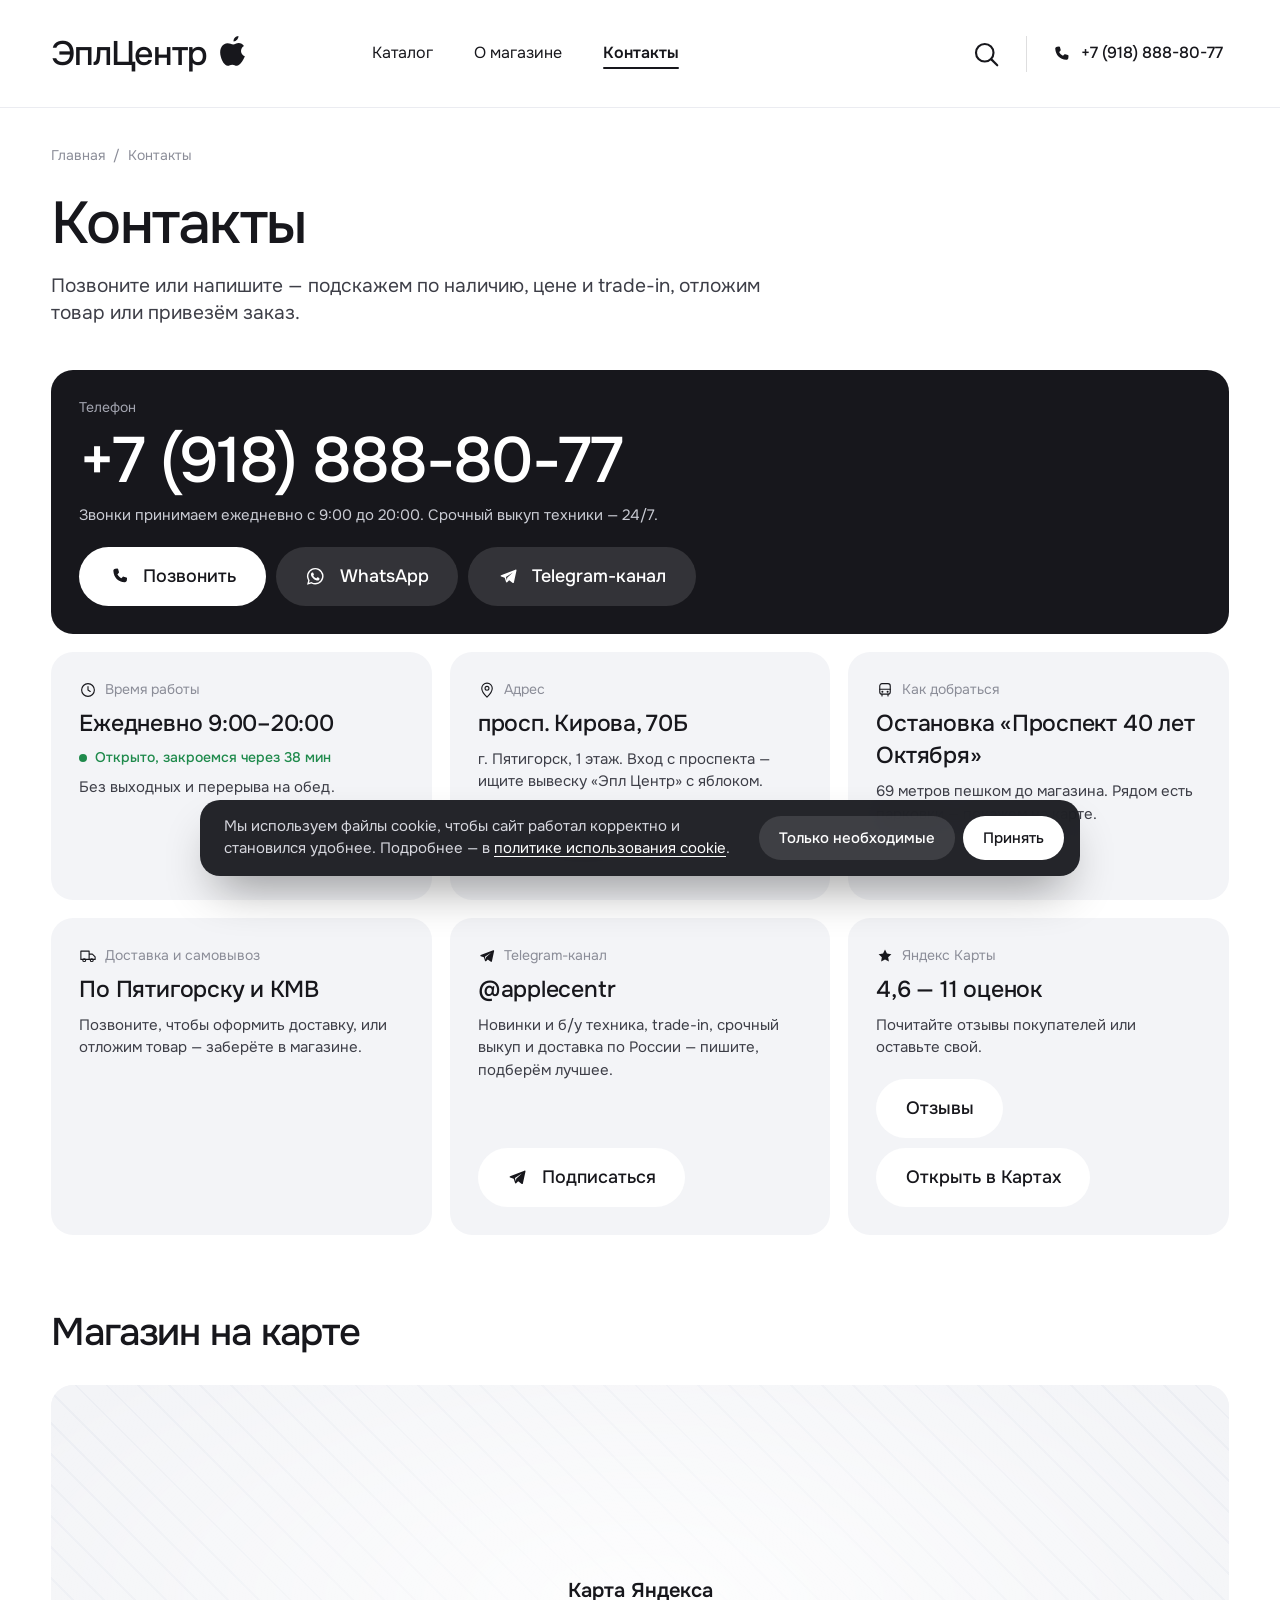
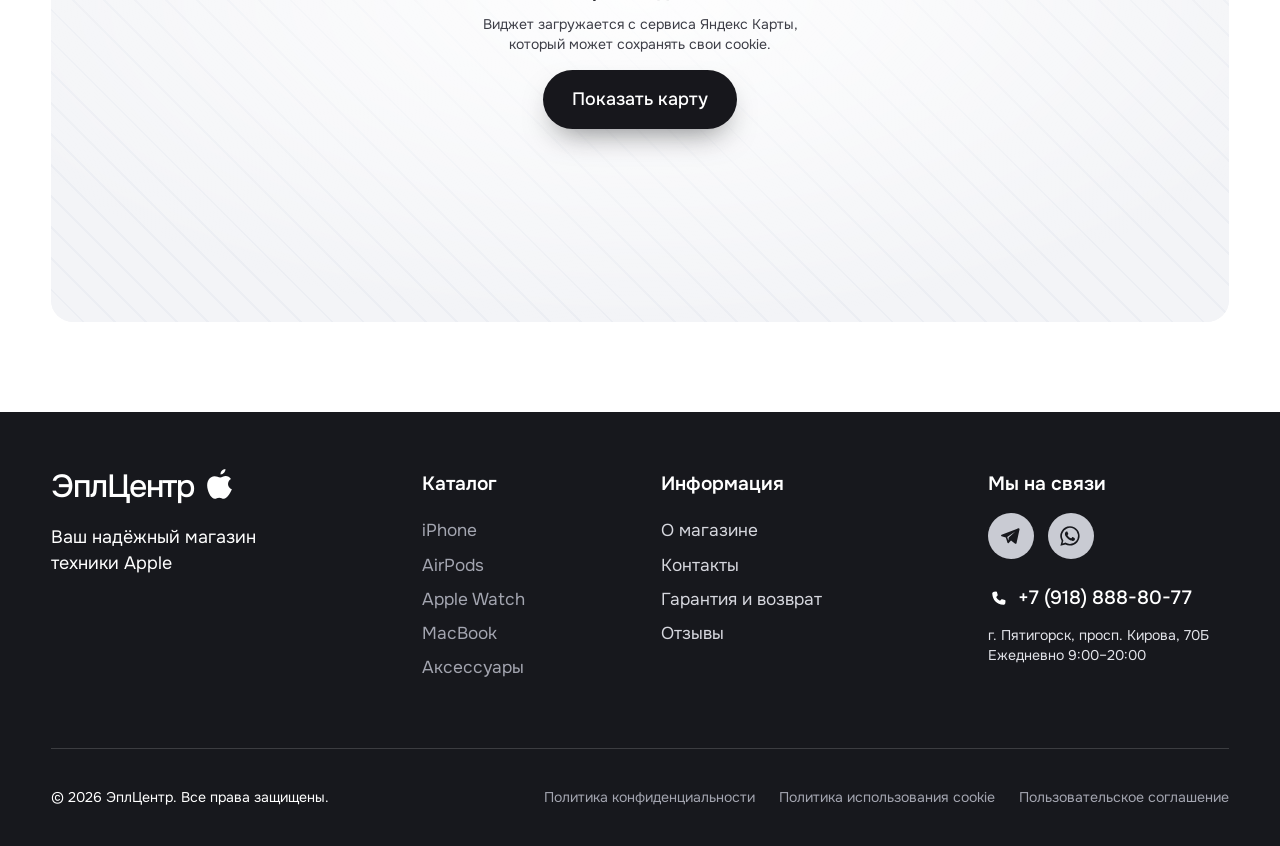
<file: contacts.html>
<!DOCTYPE html>
<html lang="ru">
<head>
<meta charset="utf-8">
<meta name="viewport" content="width=device-width, initial-scale=1">
<script>document.documentElement.classList.add('js', 'CSSViewTransitionRule' in window ? 'has-vt' : 'no-vt');window.addEventListener('pagereveal', function () { window.__pageRevealed = true; });</script>
<title>Контакты — ЭплЦентр, Пятигорск</title>
<meta name="description" content="Контакты магазина ЭплЦентр: +7 (918) 888-80-77, Пятигорск, просп. Кирова, 70Б. Ежедневно 9:00–20:00.">
<link rel="preconnect" href="https://fonts.googleapis.com">
<link rel="preconnect" href="https://fonts.gstatic.com" crossorigin>
<link href="https://fonts.googleapis.com/css2?family=Onest:wght@400;500;600;700&display=swap" rel="stylesheet">
<!-- переходы между страницами объявлены прямо здесь: из внешнего styles.css Chrome подхватывает их через раз -->
<style>@view-transition { navigation: auto; }</style>
<link rel="stylesheet" href="styles.css">
</head>
<body>

<!-- ===== SVG-спрайт: логотип и иконки ===== -->
<svg class="sprite" width="0" height="0" aria-hidden="true" focusable="false">
  <!-- Логотип -->
  <symbol id="i-logo" viewBox="0 0 24 24">
    <path fill="currentColor" d="M15.6 2c.2 1.7-1.4 3.6-3.2 3.6-.3-1.7 1.4-3.5 3.2-3.6zM12.2 7.6c1 0 2-.9 3.6-.9 1.4 0 2.7.7 3.5 1.9-2.9 1.7-2.4 5.7.6 6.9-.6 1.6-1.5 3.2-2.6 4.5-.8.9-1.6 1.8-2.8 1.8s-1.6-.7-3-.7-1.9.7-3 .7c-1.2 0-2.1-1-2.9-2C3.6 16.400 2.600 11.900 4.400 9.100c.9-1.4 2.400-2.300 4-2.300 1.500 0 2.500.800 3.800.800z"/>
  </symbol>

  <!-- Иконки -->
  <symbol id="i-arrow" viewBox="0 0 24 24"><path d="M5 12h14M13 6l6 6-6 6" fill="none" stroke="currentColor" stroke-width="1.8" stroke-linecap="round" stroke-linejoin="round"/></symbol>
  <symbol id="i-chevron" viewBox="0 0 24 24"><path d="M9 6l6 6-6 6" fill="none" stroke="currentColor" stroke-width="1.8" stroke-linecap="round" stroke-linejoin="round"/></symbol>
  <symbol id="i-search" viewBox="0 0 24 24"><g fill="none" stroke="currentColor" stroke-width="1.7" stroke-linecap="round"><circle cx="11" cy="11" r="7"/><path d="M16.5 16.5 21 21"/></g></symbol>
  <symbol id="i-cart" viewBox="0 0 24 24"><g fill="none" stroke="currentColor" stroke-width="1.7" stroke-linecap="round" stroke-linejoin="round"><path d="M2.500 4h2.700l2.300 11h10.300l2-7.500H6.300"/><circle cx="9" cy="19.500" r="1.400"/><circle cx="17" cy="19.500" r="1.400"/></g></symbol>
  <symbol id="i-shield" viewBox="0 0 24 24"><g fill="none" stroke="currentColor" stroke-width="1.500" stroke-linecap="round" stroke-linejoin="round"><path d="M12 3l7.500 2.800v5.400c0 4.600-3.100 8-7.500 9.800-4.400-1.800-7.500-5.200-7.500-9.800V5.800z"/><path d="M8.800 12.200l2.300 2.300 4.300-4.600"/></g></symbol>
  <symbol id="i-truck" viewBox="0 0 24 24"><g fill="none" stroke="currentColor" stroke-width="1.500" stroke-linecap="round" stroke-linejoin="round"><path d="M2.500 5.500h11v11h-11zM13.500 9.500h4.300l3.700 3.800v3.200h-8"/><circle cx="7" cy="17.500" r="1.900"/><circle cx="17" cy="17.500" r="1.900"/></g></symbol>
  <symbol id="i-headset" viewBox="0 0 24 24"><g fill="none" stroke="currentColor" stroke-width="1.500" stroke-linecap="round" stroke-linejoin="round"><path d="M4.500 13.500V12a7.500 7.500 0 0 1 15 0v1.500"/><rect x="3" y="12.500" width="4" height="6" rx="1.800"/><rect x="17" y="12.500" width="4" height="6" rx="1.800"/><path d="M19.500 18.500c0 1.800-1.700 2.800-4.500 2.800h-2"/></g></symbol>
  <symbol id="i-pin" viewBox="0 0 24 24"><g fill="none" stroke="currentColor" stroke-width="1.500" stroke-linecap="round" stroke-linejoin="round"><path d="M12 21.500s7-6.300 7-11.700a7 7 0 0 0-14 0c0 5.400 7 11.700 7 11.700z"/><circle cx="12" cy="9.800" r="2.600"/></g></symbol>
  <symbol id="i-phone" viewBox="0 0 24 24"><path fill="currentColor" d="M7.300 3.200 9.700 3c.5 0 .9.300 1 .700l.9 3.300c.1.400 0 .800-.300 1.100L9.800 9.600c1 2 2.600 3.600 4.600 4.600l1.500-1.500c.300-.300.700-.400 1.100-.300l3.300.900c.400.100.700.500.700 1l-.200 2.400c-.100 1.300-1.200 2.300-2.500 2.200C10.600 18.400 5.600 13.400 5.100 5.700 5 4.400 6 3.300 7.300 3.200z"/></symbol>
  <symbol id="i-telegram" viewBox="0 0 24 24"><path fill="currentColor" d="M20.300 4.300 3.600 10.800c-.700.300-.700 1.200 0 1.400l4.200 1.400 1.600 5c.200.600.900.700 1.300.300l2.300-2.300 4.200 3.100c.500.300 1.100.100 1.300-.500l3-13.800c.200-.800-.500-1.400-1.200-1.100zm-3 3.300-6.600 6-.300 3-1.200-3.700 8.100-5.300z"/></symbol>
  <symbol id="i-menu" viewBox="0 0 24 24"><path d="M4 7.500h16M4 12h16M4 16.500h16" fill="none" stroke="currentColor" stroke-width="1.700" stroke-linecap="round"/></symbol>

  <symbol id="i-whatsapp" viewBox="0 0 24 24"><path fill="currentColor" d="M12 2.2a9.7 9.7 0 0 0-8.300 14.700L2.400 21.800l5-1.300A9.700 9.700 0 1 0 12 2.200zm0 17.700c-1.500 0-2.900-.400-4.100-1.100l-.300-.200-3 .800.800-2.900-.200-.300A8 8 0 1 1 12 19.900zm4.400-6c-.200-.100-1.400-.700-1.700-.800-.200-.100-.400-.100-.500.100l-.800 1c-.100.200-.300.200-.500.100a6.600 6.600 0 0 1-3.300-2.900c-.200-.400.200-.400.700-1.300.100-.200 0-.300 0-.400l-.800-1.800c-.200-.500-.400-.400-.500-.400h-.500a.9.900 0 0 0-.700.300 2.800 2.800 0 0 0-.900 2.100c0 1.200.900 2.400 1 2.600.100.200 1.800 2.700 4.300 3.800 1.600.700 2.200.700 3 .600.500-.100 1.400-.600 1.600-1.200.200-.600.200-1.100.100-1.200l-.500-.300z"/></symbol>
  <symbol id="i-clock" viewBox="0 0 24 24"><g fill="none" stroke="currentColor" stroke-width="1.500" stroke-linecap="round" stroke-linejoin="round"><circle cx="12" cy="12" r="8.500"/><path d="M12 7.500V12l3 2"/></g></symbol>
  <symbol id="i-star" viewBox="0 0 24 24"><path fill="currentColor" d="M12 3.300l2.600 5.400 5.900.800-4.300 4.100 1 5.800L12 16.600l-5.200 2.800 1-5.800L3.500 9.500l5.900-.800z"/></symbol>
  <symbol id="i-route" viewBox="0 0 24 24"><g fill="none" stroke="currentColor" stroke-width="1.500" stroke-linecap="round" stroke-linejoin="round"><circle cx="6" cy="18" r="2.200"/><circle cx="18" cy="6" r="2.200"/><path d="M8.200 18H15a3 3 0 0 0 0-6H9a3 3 0 0 1 0-6h6.800"/></g></symbol>
  <symbol id="i-check" viewBox="0 0 24 24"><path d="M5 12.500l4.300 4.300L19 7.200" fill="none" stroke="currentColor" stroke-width="1.800" stroke-linecap="round" stroke-linejoin="round"/></symbol>
  <symbol id="i-bus" viewBox="0 0 24 24"><g fill="none" stroke="currentColor" stroke-width="1.500" stroke-linecap="round" stroke-linejoin="round"><rect x="5" y="3.500" width="14" height="14" rx="3"/><path d="M5 11h14M8 17.500V20M16 17.500V20"/><circle cx="8.500" cy="14.300" r=".600" fill="currentColor"/><circle cx="15.500" cy="14.300" r=".600" fill="currentColor"/></g></symbol>
  <symbol id="i-play" viewBox="0 0 24 24"><path fill="currentColor" d="M8 5.500v13l10.500-6.500z"/></symbol>
  <symbol id="i-close" viewBox="0 0 24 24"><path d="M6 6l12 12M18 6L6 18" fill="none" stroke="currentColor" stroke-width="1.800" stroke-linecap="round"/></symbol>
</svg>

<div class="top top--plain">
  <header class="header">
    <div class="container header__row">
      <a class="logo" href="index.html" aria-label="ЭплЦентр — на главную">
        <span>ЭплЦентр</span><svg class="logo__mark"><use href="#i-logo"/></svg>
      </a>

      <nav class="nav" id="nav" aria-label="Основное меню">
        <a href="catalog.html">Каталог</a>
        <a href="about.html">О магазине</a>
        <a href="contacts.html" aria-current="page">Контакты</a>
      </nav>

      <div class="header__tools">
        <a class="icon-btn" href="catalog.html?search" aria-label="Поиск по каталогу"><svg><use href="#i-search"/></svg></a>
        <span class="header__sep" aria-hidden="true"></span>
        <a class="header__phone" href="tel:+79188888077" aria-label="Позвонить: +7 (918) 888-80-77"><svg><use href="#i-phone"/></svg><span>+7 (918) 888-80-77</span></a>
        <button class="icon-btn burger" type="button" aria-label="Меню" aria-expanded="false" aria-controls="nav"><svg><use href="#i-menu"/></svg></button>
      </div>
    </div>
  </header>
</div>

<main class="page">
  <div class="container">
    <nav class="crumbs" aria-label="Хлебные крошки"><a href="index.html">Главная</a><span aria-hidden="true">/</span><span>Контакты</span></nav>
    <h1 class="page__title">Контакты</h1>
    <p class="page__lead">Позвоните или напишите — подскажем по наличию, цене и trade-in, отложим товар или привезём заказ.</p>

    <div class="contact-grid">
      <section class="contact-card contact-card--main" aria-labelledby="c-phone">
        <p class="contact-card__label" id="c-phone">Телефон</p>
        <a class="contact-card__phone" href="tel:+79188888077">+7&nbsp;(918)&nbsp;888-80-77</a>
        <p class="contact-card__text">Звонки принимаем ежедневно с 9:00 до 20:00. Срочный выкуп техники — 24/7.</p>
        <div class="contact-card__actions">
          <a class="btn btn--sm" href="tel:+79188888077"><svg><use href="#i-phone"/></svg>Позвонить</a>
          <a class="btn btn--sm btn--light" href="https://wa.me/79188888077" target="_blank" rel="noopener"><svg><use href="#i-whatsapp"/></svg>WhatsApp</a>
          <a class="btn btn--sm btn--light" href="https://t.me/applecentr" target="_blank" rel="noopener"><svg><use href="#i-telegram"/></svg>Telegram-канал</a>
        </div>
      </section>

      <section class="contact-card" aria-labelledby="c-hours">
        <p class="contact-card__label" id="c-hours"><svg aria-hidden="true"><use href="#i-clock"/></svg>Время работы</p>
        <p class="contact-card__big">Ежедневно 9:00–20:00</p>
        <p class="open-status" data-open-status>Ежедневно с 9:00 до 20:00</p>
        <p class="contact-card__text">Без выходных и перерыва на обед.</p>
      </section>

      <section class="contact-card" aria-labelledby="c-address">
        <p class="contact-card__label" id="c-address"><svg aria-hidden="true"><use href="#i-pin"/></svg>Адрес</p>
        <p class="contact-card__big">просп. Кирова, 70Б</p>
        <p class="contact-card__text">г. Пятигорск, 1 этаж. Вход с проспекта — ищите вывеску «Эпл Центр» с яблоком.</p>
        <div class="contact-card__actions">
          <a class="btn btn--sm btn--light" href="https://yandex.ru/maps/?rtext=~44.036154%2C43.064182&rtt=auto" target="_blank" rel="noopener"><svg><use href="#i-route"/></svg>Маршрут</a>
        </div>
      </section>

      <section class="contact-card" aria-labelledby="c-way">
        <p class="contact-card__label" id="c-way"><svg aria-hidden="true"><use href="#i-bus"/></svg>Как добраться</p>
        <p class="contact-card__big">Остановка «Проспект 40 лет Октября»</p>
        <p class="contact-card__text">69 метров пешком до магазина. Рядом есть парковки — покажем на карте.</p>
      </section>

      <section class="contact-card" aria-labelledby="c-delivery">
        <p class="contact-card__label" id="c-delivery"><svg aria-hidden="true"><use href="#i-truck"/></svg>Доставка и самовывоз</p>
        <p class="contact-card__big">По Пятигорску и КМВ</p>
        <p class="contact-card__text">Позвоните, чтобы оформить доставку, или отложим товар — заберёте в магазине.</p>
      </section>

      <section class="contact-card" aria-labelledby="c-telegram">
        <p class="contact-card__label" id="c-telegram"><svg aria-hidden="true"><use href="#i-telegram"/></svg>Telegram-канал</p>
        <p class="contact-card__big">@applecentr</p>
        <p class="contact-card__text">Новинки и б/у техника, trade-in, срочный выкуп и доставка по России — пишите, подберём лучшее.</p>
        <div class="contact-card__actions">
          <a class="btn btn--sm btn--light" href="https://t.me/applecentr" target="_blank" rel="noopener"><svg><use href="#i-telegram"/></svg>Подписаться</a>
        </div>
      </section>

      <section class="contact-card" aria-labelledby="c-reviews">
        <p class="contact-card__label" id="c-reviews"><svg aria-hidden="true"><use href="#i-star"/></svg>Яндекс Карты</p>
        <p class="contact-card__big">4,6 — 11 оценок</p>
        <p class="contact-card__text">Почитайте отзывы покупателей или оставьте свой.</p>
        <div class="contact-card__actions">
          <a class="btn btn--sm btn--light" href="about.html#reviews">Отзывы</a>
          <a class="btn btn--sm btn--light" href="https://yandex.ru/maps/org/epltsentr/214381743867/" target="_blank" rel="noopener">Открыть в Картах</a>
        </div>
      </section>
    </div>

    <section class="about-block" aria-labelledby="map-title">
      <h2 class="block-title" id="map-title">Магазин на карте</h2>
      <div class="embed embed--map embed--wide" data-embed="https://yandex.ru/map-widget/v1/org/epltsentr/214381743867/?ll=43.064182%2C44.036154&z=17" data-embed-title="Магазин ЭплЦентр на Яндекс Картах">
          <div class="embed__placeholder">
            <p class="embed__title">Карта Яндекса</p>
            <p class="embed__text">Виджет загружается с сервиса Яндекс Карты, который может сохранять свои cookie.</p>
            <button class="btn btn--sm" type="button" data-embed-load>Показать карту</button>
          </div>
        </div>
    </section>
  </div>
</main>

<!-- ===== Подвал ===== -->
<footer class="footer" id="contacts">
  <div class="container">
    <div class="footer__grid">
      <div class="footer__brand">
        <a class="logo logo--light" href="index.html" aria-label="ЭплЦентр — на главную">
          <span>ЭплЦентр</span><svg class="logo__mark"><use href="#i-logo"/></svg>
        </a>
        <p>Ваш надёжный магазин<br>техники Apple</p>
      </div>

      <nav class="footer__col" aria-label="Каталог">
        <h3>Каталог</h3>
        <a href="catalog.html#iphone">iPhone</a>
        <a href="catalog.html#airpods">AirPods</a>
        <a href="catalog.html#iwatch">Apple Watch</a>
        <a href="catalog.html#mac">MacBook</a>
        <a href="catalog.html#aksessuary">Аксессуары</a>
      </nav>

      <nav class="footer__col footer__col--info" aria-label="Информация">
        <h3>Информация</h3>
        <a href="about.html">О магазине</a>
        <a href="contacts.html">Контакты</a>
        <a href="terms.html">Гарантия и возврат</a>
        <a href="about.html#reviews">Отзывы</a>
      </nav>

      <div class="footer__col footer__contacts">
        <h3>Мы на связи</h3>
        <div class="social">
          <a href="https://t.me/applecentr" target="_blank" rel="noopener" aria-label="Telegram-канал Apple Centr"><svg><use href="#i-telegram"/></svg></a>
          <a href="https://wa.me/79188888077" target="_blank" rel="noopener" aria-label="Написать в WhatsApp"><svg><use href="#i-whatsapp"/></svg></a>
        </div>
        <a class="footer__phone" href="tel:+79188888077"><svg><use href="#i-phone"/></svg>+7 (918) 888-80-77</a>
        <address>г. Пятигорск, просп. Кирова, 70Б<br>Ежедневно 9:00–20:00</address>
      </div>
    </div>

    <div class="footer__bottom">
      <p>© 2026 ЭплЦентр. Все права защищены.</p>
      <nav class="footer__legal" aria-label="Правовая информация">
        <a href="privacy.html">Политика конфиденциальности</a>
        <a href="cookies.html">Политика использования cookie</a>
        <a href="terms.html">Пользовательское соглашение</a>
      </nav>
    </div>
  </div>
</footer>

<script src="script.js"></script>
</body>
</html>
</file>
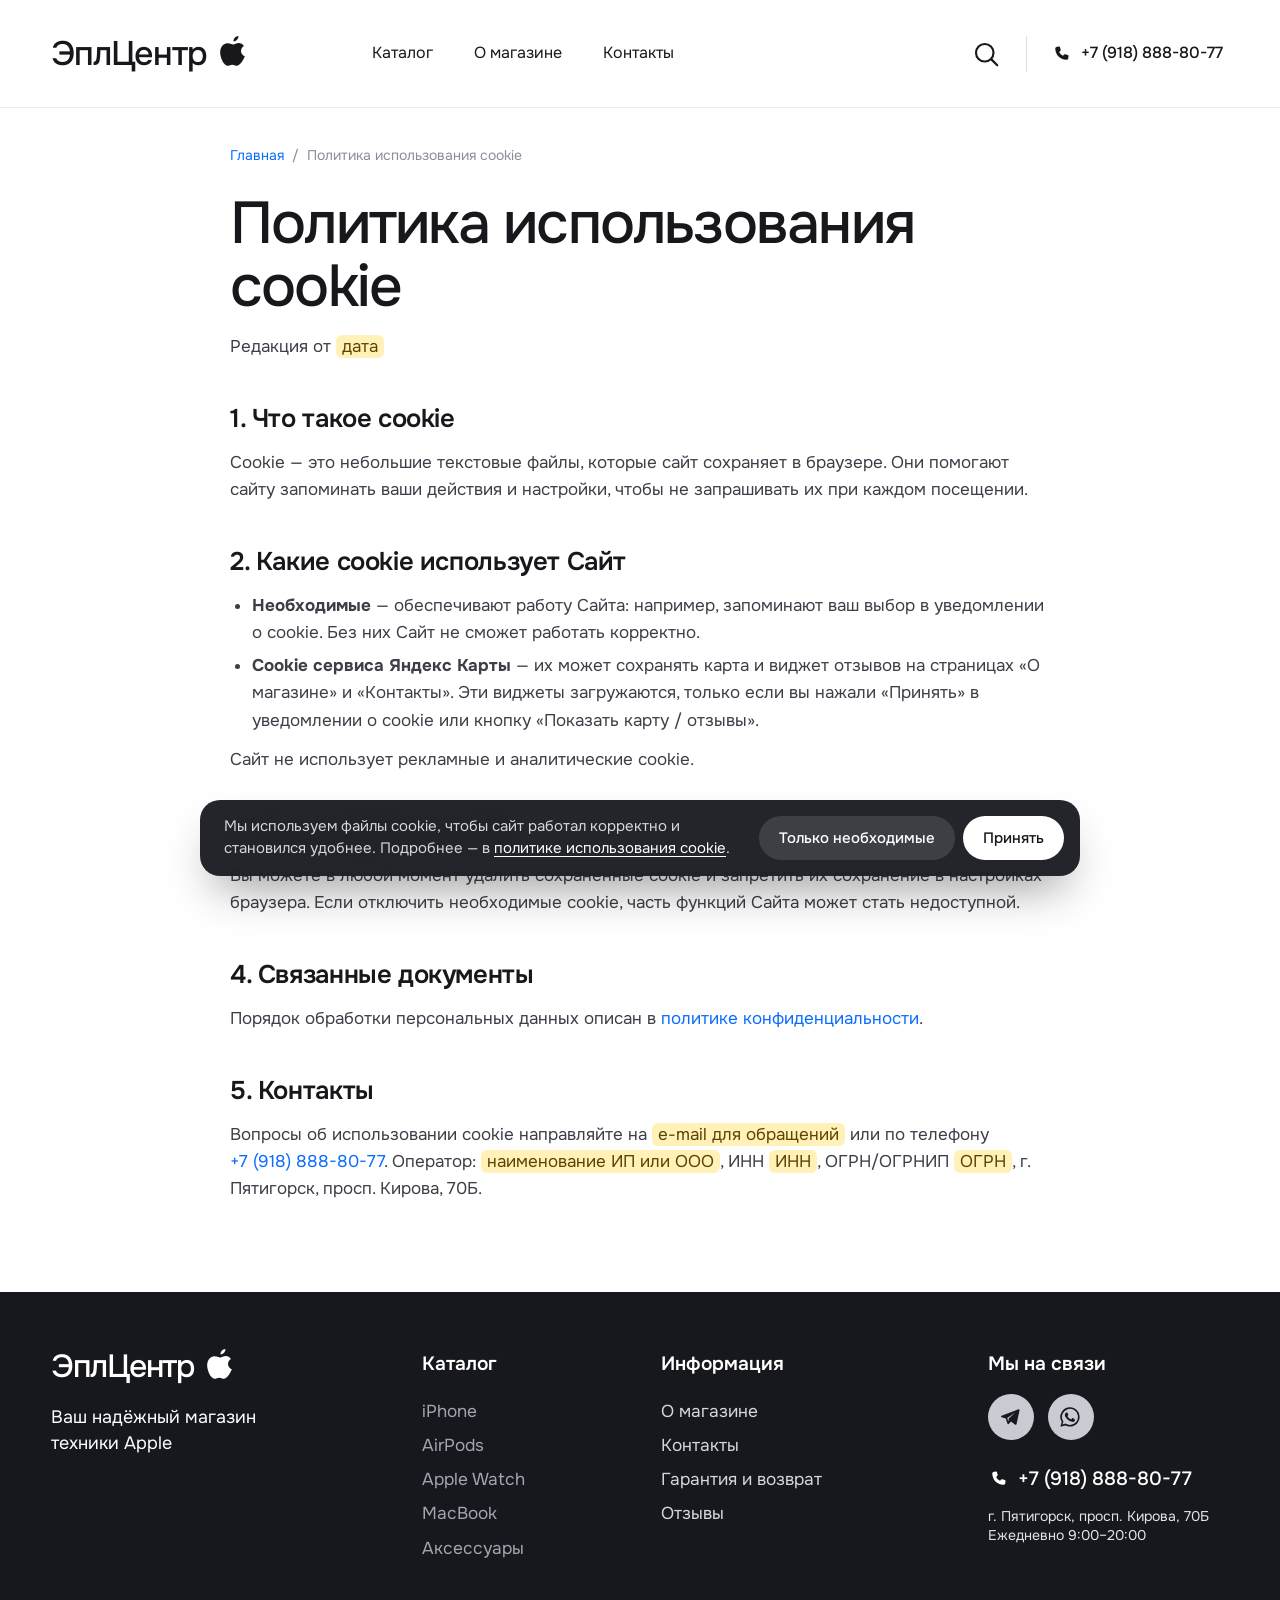
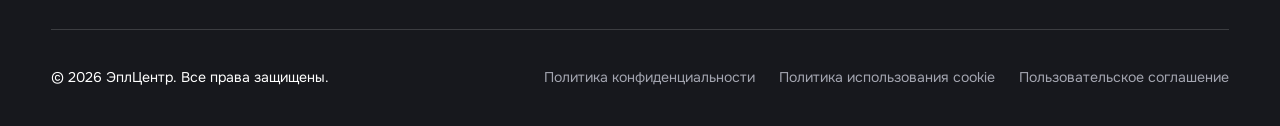
<file: cookies.html>
<!DOCTYPE html>
<html lang="ru">
<head>
<meta charset="utf-8">
<meta name="viewport" content="width=device-width, initial-scale=1">
<script>document.documentElement.classList.add('js', 'CSSViewTransitionRule' in window ? 'has-vt' : 'no-vt');window.addEventListener('pagereveal', function () { window.__pageRevealed = true; });</script>
<title>Политика использования cookie — ЭплЦентр</title>
<meta name="description" content="Политика использования cookie интернет-магазина ЭплЦентр, Пятигорск.">
<link rel="preconnect" href="https://fonts.googleapis.com">
<link rel="preconnect" href="https://fonts.gstatic.com" crossorigin>
<link href="https://fonts.googleapis.com/css2?family=Onest:wght@400;500;600;700&display=swap" rel="stylesheet">
<!-- переходы между страницами объявлены прямо здесь: из внешнего styles.css Chrome подхватывает их через раз -->
<style>@view-transition { navigation: auto; }</style>
<link rel="stylesheet" href="styles.css">
</head>
<body>

<!-- ===== SVG-спрайт: логотип и иконки ===== -->
<svg class="sprite" width="0" height="0" aria-hidden="true" focusable="false">
  <!-- Логотип -->
  <symbol id="i-logo" viewBox="0 0 24 24">
    <path fill="currentColor" d="M15.6 2c.2 1.7-1.4 3.6-3.2 3.6-.3-1.7 1.4-3.5 3.2-3.6zM12.2 7.6c1 0 2-.9 3.6-.9 1.4 0 2.7.7 3.5 1.9-2.9 1.7-2.4 5.7.6 6.9-.6 1.6-1.5 3.2-2.6 4.5-.8.9-1.6 1.8-2.8 1.8s-1.6-.7-3-.7-1.9.7-3 .7c-1.2 0-2.1-1-2.9-2C3.6 16.400 2.600 11.900 4.400 9.100c.9-1.4 2.400-2.300 4-2.300 1.500 0 2.500.800 3.800.800z"/>
  </symbol>

  <!-- Иконки -->
  <symbol id="i-arrow" viewBox="0 0 24 24"><path d="M5 12h14M13 6l6 6-6 6" fill="none" stroke="currentColor" stroke-width="1.8" stroke-linecap="round" stroke-linejoin="round"/></symbol>
  <symbol id="i-chevron" viewBox="0 0 24 24"><path d="M9 6l6 6-6 6" fill="none" stroke="currentColor" stroke-width="1.8" stroke-linecap="round" stroke-linejoin="round"/></symbol>
  <symbol id="i-search" viewBox="0 0 24 24"><g fill="none" stroke="currentColor" stroke-width="1.7" stroke-linecap="round"><circle cx="11" cy="11" r="7"/><path d="M16.5 16.5 21 21"/></g></symbol>
  <symbol id="i-cart" viewBox="0 0 24 24"><g fill="none" stroke="currentColor" stroke-width="1.7" stroke-linecap="round" stroke-linejoin="round"><path d="M2.500 4h2.700l2.300 11h10.300l2-7.500H6.300"/><circle cx="9" cy="19.500" r="1.400"/><circle cx="17" cy="19.500" r="1.400"/></g></symbol>
  <symbol id="i-shield" viewBox="0 0 24 24"><g fill="none" stroke="currentColor" stroke-width="1.500" stroke-linecap="round" stroke-linejoin="round"><path d="M12 3l7.500 2.800v5.400c0 4.600-3.100 8-7.500 9.800-4.400-1.800-7.500-5.200-7.500-9.800V5.800z"/><path d="M8.800 12.200l2.300 2.300 4.300-4.600"/></g></symbol>
  <symbol id="i-truck" viewBox="0 0 24 24"><g fill="none" stroke="currentColor" stroke-width="1.500" stroke-linecap="round" stroke-linejoin="round"><path d="M2.500 5.500h11v11h-11zM13.500 9.500h4.300l3.700 3.800v3.200h-8"/><circle cx="7" cy="17.500" r="1.900"/><circle cx="17" cy="17.500" r="1.900"/></g></symbol>
  <symbol id="i-headset" viewBox="0 0 24 24"><g fill="none" stroke="currentColor" stroke-width="1.500" stroke-linecap="round" stroke-linejoin="round"><path d="M4.500 13.500V12a7.500 7.500 0 0 1 15 0v1.500"/><rect x="3" y="12.500" width="4" height="6" rx="1.800"/><rect x="17" y="12.500" width="4" height="6" rx="1.800"/><path d="M19.500 18.500c0 1.800-1.700 2.800-4.500 2.800h-2"/></g></symbol>
  <symbol id="i-pin" viewBox="0 0 24 24"><g fill="none" stroke="currentColor" stroke-width="1.500" stroke-linecap="round" stroke-linejoin="round"><path d="M12 21.500s7-6.300 7-11.700a7 7 0 0 0-14 0c0 5.400 7 11.700 7 11.700z"/><circle cx="12" cy="9.800" r="2.600"/></g></symbol>
  <symbol id="i-phone" viewBox="0 0 24 24"><path fill="currentColor" d="M7.300 3.200 9.700 3c.5 0 .9.300 1 .700l.9 3.300c.1.400 0 .800-.300 1.100L9.800 9.600c1 2 2.600 3.600 4.600 4.600l1.500-1.500c.300-.300.700-.400 1.100-.300l3.300.900c.400.100.700.500.700 1l-.200 2.400c-.100 1.300-1.200 2.300-2.500 2.200C10.600 18.400 5.600 13.400 5.100 5.700 5 4.400 6 3.300 7.300 3.200z"/></symbol>
  <symbol id="i-telegram" viewBox="0 0 24 24"><path fill="currentColor" d="M20.300 4.300 3.600 10.800c-.700.300-.700 1.200 0 1.400l4.200 1.400 1.600 5c.200.600.900.700 1.300.300l2.300-2.300 4.200 3.100c.500.300 1.100.100 1.300-.500l3-13.800c.200-.800-.500-1.400-1.200-1.100zm-3 3.300-6.600 6-.300 3-1.200-3.700 8.100-5.300z"/></symbol>
  <symbol id="i-menu" viewBox="0 0 24 24"><path d="M4 7.500h16M4 12h16M4 16.500h16" fill="none" stroke="currentColor" stroke-width="1.700" stroke-linecap="round"/></symbol>

  <symbol id="i-whatsapp" viewBox="0 0 24 24"><path fill="currentColor" d="M12 2.2a9.7 9.7 0 0 0-8.300 14.700L2.400 21.800l5-1.300A9.700 9.700 0 1 0 12 2.200zm0 17.700c-1.500 0-2.900-.400-4.100-1.100l-.300-.200-3 .800.800-2.900-.200-.300A8 8 0 1 1 12 19.900zm4.400-6c-.200-.100-1.400-.700-1.700-.800-.200-.100-.400-.100-.500.100l-.800 1c-.100.200-.300.200-.500.100a6.600 6.600 0 0 1-3.300-2.900c-.200-.400.200-.400.700-1.300.100-.200 0-.300 0-.400l-.800-1.800c-.200-.500-.400-.400-.500-.400h-.500a.9.900 0 0 0-.700.300 2.800 2.800 0 0 0-.900 2.100c0 1.200.900 2.400 1 2.600.100.200 1.800 2.700 4.300 3.800 1.600.700 2.200.700 3 .600.500-.100 1.400-.600 1.600-1.200.200-.600.200-1.100.100-1.200l-.500-.300z"/></symbol>
  <symbol id="i-clock" viewBox="0 0 24 24"><g fill="none" stroke="currentColor" stroke-width="1.500" stroke-linecap="round" stroke-linejoin="round"><circle cx="12" cy="12" r="8.500"/><path d="M12 7.500V12l3 2"/></g></symbol>
  <symbol id="i-star" viewBox="0 0 24 24"><path fill="currentColor" d="M12 3.300l2.600 5.400 5.900.800-4.300 4.100 1 5.800L12 16.600l-5.200 2.800 1-5.800L3.500 9.500l5.900-.800z"/></symbol>
  <symbol id="i-route" viewBox="0 0 24 24"><g fill="none" stroke="currentColor" stroke-width="1.500" stroke-linecap="round" stroke-linejoin="round"><circle cx="6" cy="18" r="2.200"/><circle cx="18" cy="6" r="2.200"/><path d="M8.200 18H15a3 3 0 0 0 0-6H9a3 3 0 0 1 0-6h6.800"/></g></symbol>
  <symbol id="i-check" viewBox="0 0 24 24"><path d="M5 12.500l4.300 4.300L19 7.200" fill="none" stroke="currentColor" stroke-width="1.800" stroke-linecap="round" stroke-linejoin="round"/></symbol>
  <symbol id="i-bus" viewBox="0 0 24 24"><g fill="none" stroke="currentColor" stroke-width="1.500" stroke-linecap="round" stroke-linejoin="round"><rect x="5" y="3.500" width="14" height="14" rx="3"/><path d="M5 11h14M8 17.500V20M16 17.500V20"/><circle cx="8.500" cy="14.300" r=".600" fill="currentColor"/><circle cx="15.500" cy="14.300" r=".600" fill="currentColor"/></g></symbol>
  <symbol id="i-play" viewBox="0 0 24 24"><path fill="currentColor" d="M8 5.500v13l10.500-6.500z"/></symbol>
  <symbol id="i-close" viewBox="0 0 24 24"><path d="M6 6l12 12M18 6L6 18" fill="none" stroke="currentColor" stroke-width="1.800" stroke-linecap="round"/></symbol>
</svg>

<div class="top top--plain">
  <header class="header">
    <div class="container header__row">
      <a class="logo" href="index.html" aria-label="ЭплЦентр — на главную">
        <span>ЭплЦентр</span><svg class="logo__mark"><use href="#i-logo"/></svg>
      </a>

      <nav class="nav" id="nav" aria-label="Основное меню">
        <a href="catalog.html">Каталог</a>
        <a href="about.html">О магазине</a>
        <a href="contacts.html">Контакты</a>
      </nav>

      <div class="header__tools">
        <a class="icon-btn" href="catalog.html?search" aria-label="Поиск по каталогу"><svg><use href="#i-search"/></svg></a>
        <span class="header__sep" aria-hidden="true"></span>
        <a class="header__phone" href="tel:+79188888077" aria-label="Позвонить: +7 (918) 888-80-77"><svg><use href="#i-phone"/></svg><span>+7 (918) 888-80-77</span></a>
        <button class="icon-btn burger" type="button" aria-label="Меню" aria-expanded="false" aria-controls="nav"><svg><use href="#i-menu"/></svg></button>
      </div>
    </div>
  </header>
</div>

<main class="page">
  <div class="container legal">
    <nav class="crumbs" aria-label="Хлебные крошки"><a href="index.html">Главная</a><span aria-hidden="true">/</span><span>Политика использования cookie</span></nav>
    <h1 class="page__title">Политика использования cookie</h1>
    <p class="legal__meta">Редакция от <mark class="todo">дата</mark></p>

    <h2>1. Что такое cookie</h2>
    <p>Cookie — это небольшие текстовые файлы, которые сайт сохраняет в браузере. Они помогают сайту запоминать ваши действия и настройки, чтобы не запрашивать их при каждом посещении.</p>

    <h2>2. Какие cookie использует Сайт</h2>
    <ul>
      <li><strong>Необходимые</strong> — обеспечивают работу Сайта: например, запоминают ваш выбор в уведомлении о cookie. Без них Сайт не сможет работать корректно.</li>
      <li><strong>Cookie сервиса Яндекс Карты</strong> — их может сохранять карта и виджет отзывов на страницах «О магазине» и «Контакты». Эти виджеты загружаются, только если вы нажали «Принять» в уведомлении о cookie или кнопку «Показать карту / отзывы».</li>
    </ul>
    <p>Сайт не использует рекламные и аналитические cookie.</p>

    <h2>3. Как управлять cookie</h2>
    <p>Вы можете в любой момент удалить сохранённые cookie и запретить их сохранение в настройках браузера. Если отключить необходимые cookie, часть функций Сайта может стать недоступной.</p>

    <h2>4. Связанные документы</h2>
    <p>Порядок обработки персональных данных описан в <a href="privacy.html">политике конфиденциальности</a>.</p>

    <h2>5. Контакты</h2>
    <p>Вопросы об использовании cookie направляйте на <mark class="todo">e-mail для обращений</mark> или по телефону <a href="tel:+79188888077">+7&nbsp;(918)&nbsp;888-80-77</a>. Оператор: <mark class="todo">наименование ИП или ООО</mark>, ИНН <mark class="todo">ИНН</mark>, ОГРН/ОГРНИП <mark class="todo">ОГРН</mark>, г. Пятигорск, просп. Кирова, 70Б.</p>
  </div>
</main>

<!-- ===== Подвал ===== -->
<footer class="footer" id="contacts">
  <div class="container">
    <div class="footer__grid">
      <div class="footer__brand">
        <a class="logo logo--light" href="index.html" aria-label="ЭплЦентр — на главную">
          <span>ЭплЦентр</span><svg class="logo__mark"><use href="#i-logo"/></svg>
        </a>
        <p>Ваш надёжный магазин<br>техники Apple</p>
      </div>

      <nav class="footer__col" aria-label="Каталог">
        <h3>Каталог</h3>
        <a href="catalog.html#iphone">iPhone</a>
        <a href="catalog.html#airpods">AirPods</a>
        <a href="catalog.html#iwatch">Apple Watch</a>
        <a href="catalog.html#mac">MacBook</a>
        <a href="catalog.html#aksessuary">Аксессуары</a>
      </nav>

      <nav class="footer__col footer__col--info" aria-label="Информация">
        <h3>Информация</h3>
        <a href="about.html">О магазине</a>
        <a href="contacts.html">Контакты</a>
        <a href="terms.html">Гарантия и возврат</a>
        <a href="about.html#reviews">Отзывы</a>
      </nav>

      <div class="footer__col footer__contacts">
        <h3>Мы на связи</h3>
        <div class="social">
          <a href="https://t.me/applecentr" target="_blank" rel="noopener" aria-label="Telegram-канал Apple Centr"><svg><use href="#i-telegram"/></svg></a>
          <a href="https://wa.me/79188888077" target="_blank" rel="noopener" aria-label="Написать в WhatsApp"><svg><use href="#i-whatsapp"/></svg></a>
        </div>
        <a class="footer__phone" href="tel:+79188888077"><svg><use href="#i-phone"/></svg>+7 (918) 888-80-77</a>
        <address>г. Пятигорск, просп. Кирова, 70Б<br>Ежедневно 9:00–20:00</address>
      </div>
    </div>

    <div class="footer__bottom">
      <p>© 2026 ЭплЦентр. Все права защищены.</p>
      <nav class="footer__legal" aria-label="Правовая информация">
        <a href="privacy.html">Политика конфиденциальности</a>
        <a href="cookies.html">Политика использования cookie</a>
        <a href="terms.html">Пользовательское соглашение</a>
      </nav>
    </div>
  </div>
</footer>

<script src="script.js"></script>
</body>
</html>
</file>
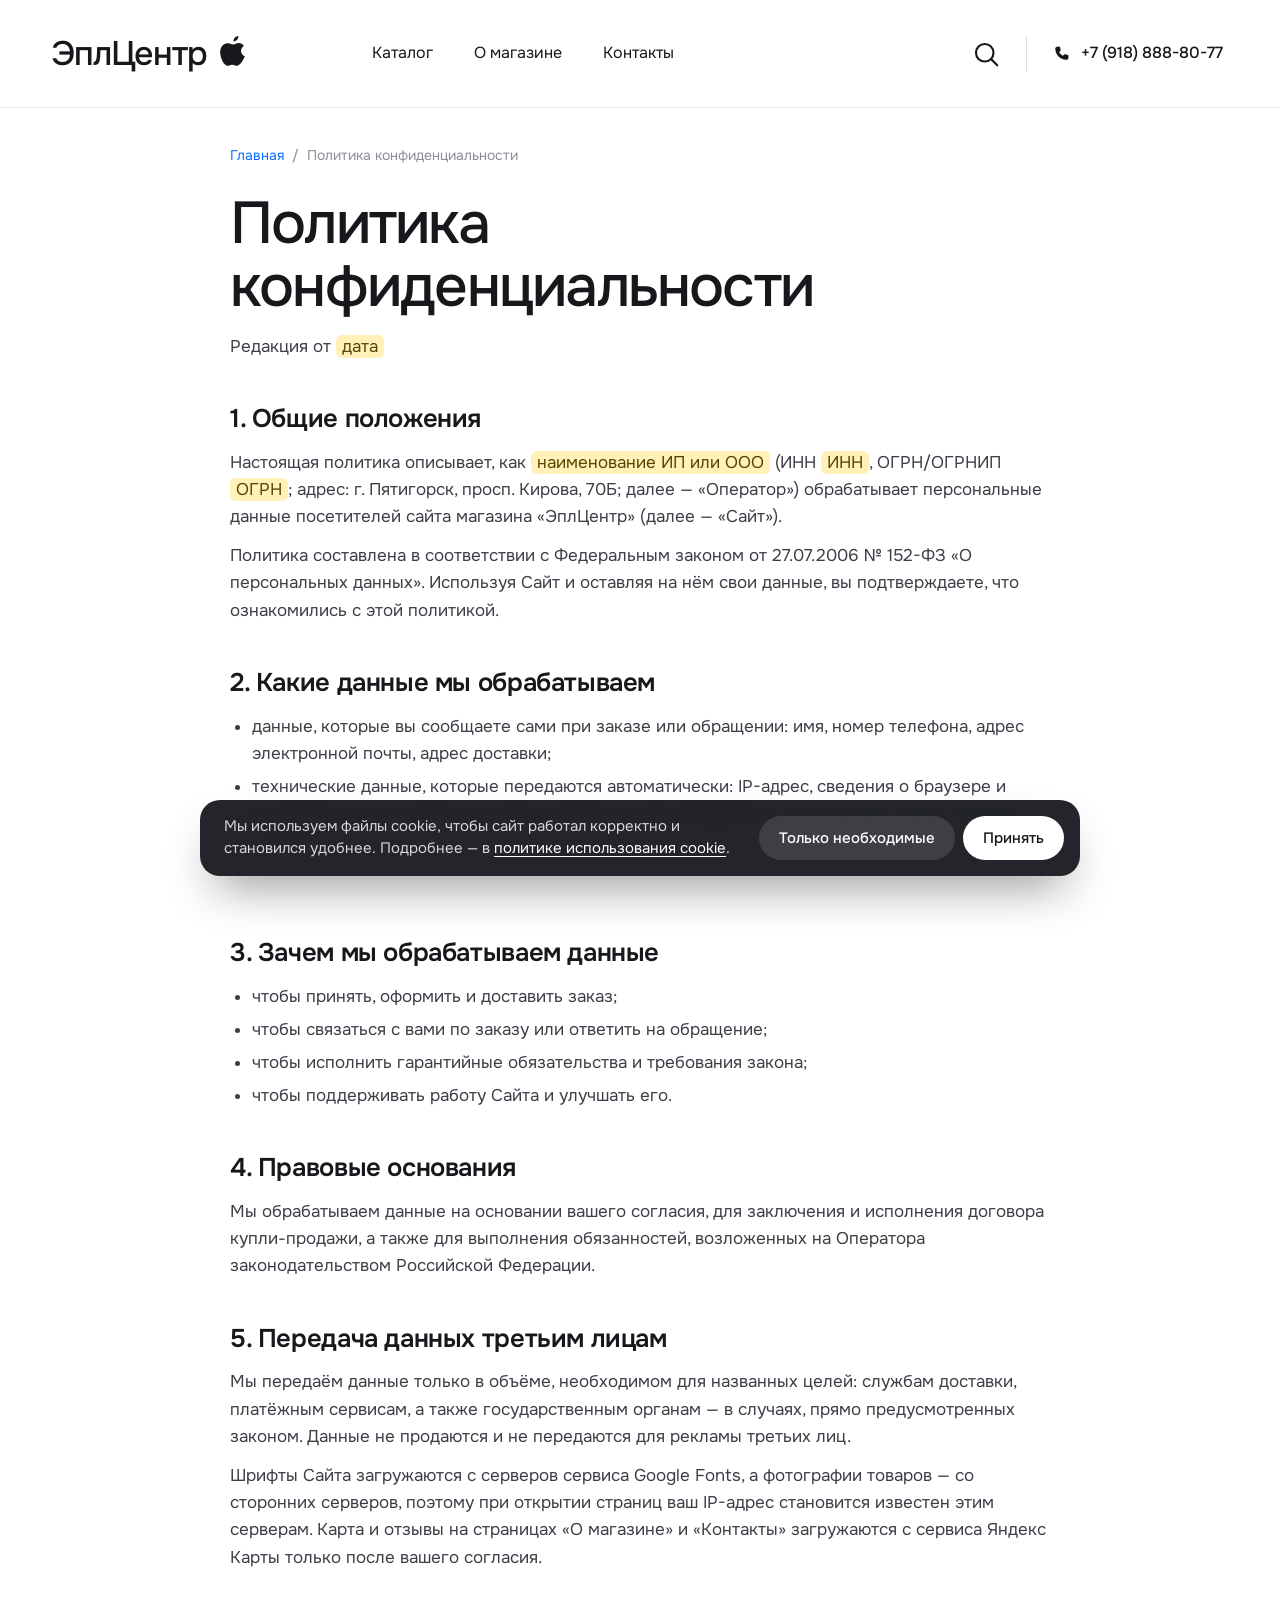
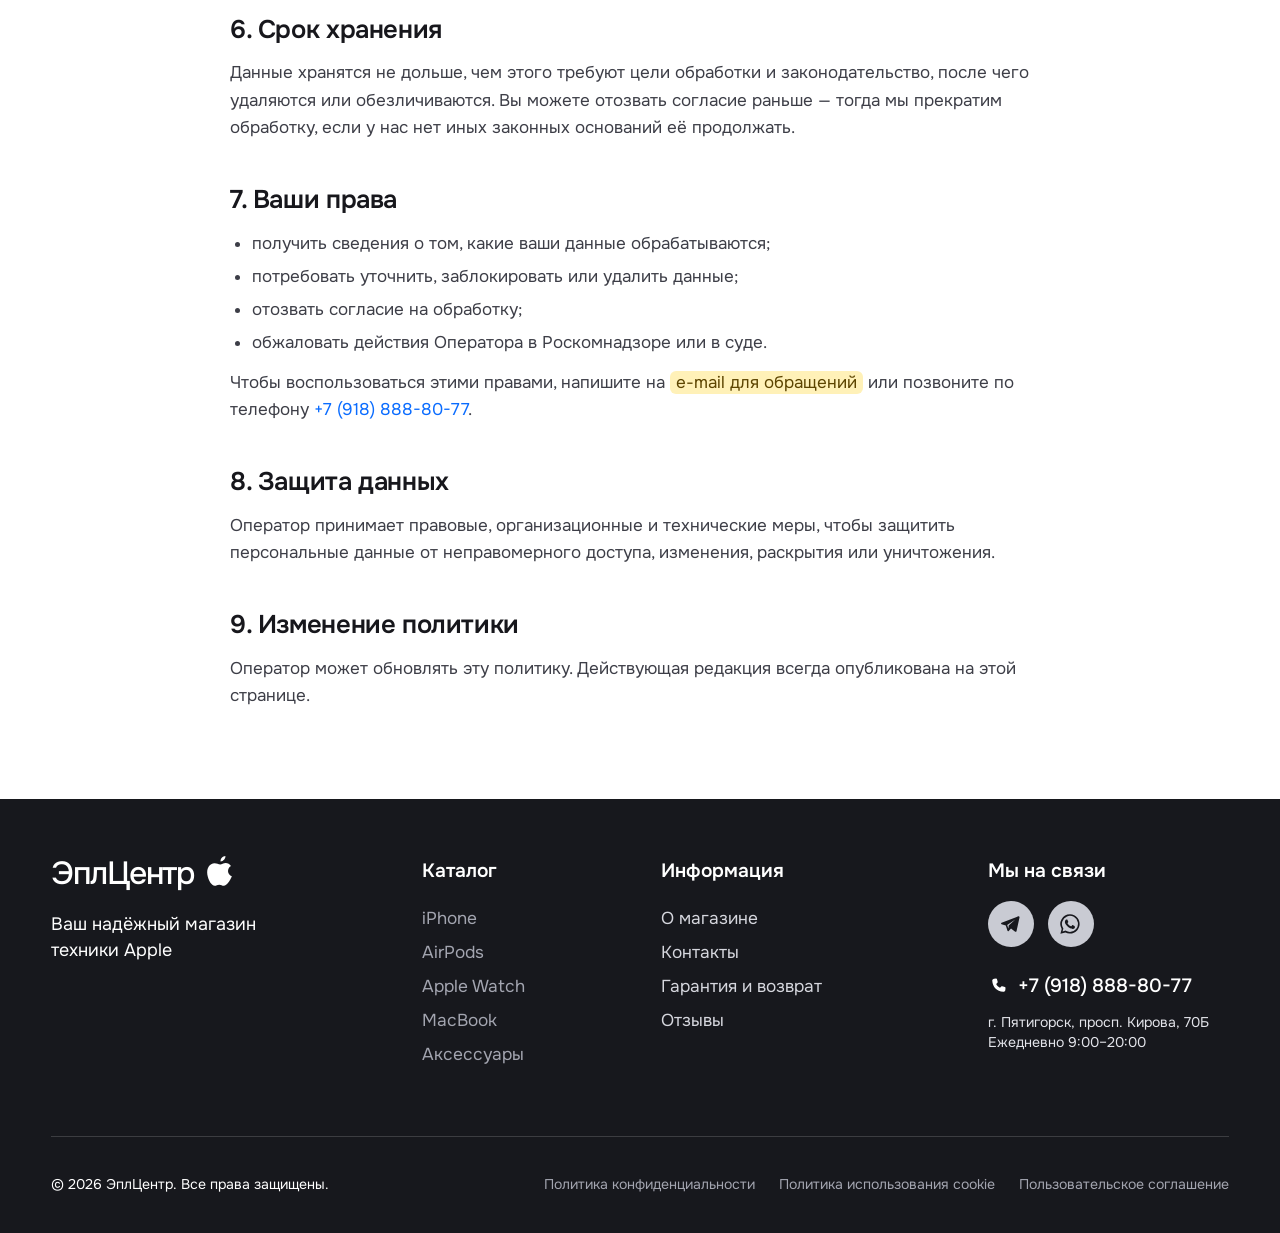
<file: privacy.html>
<!DOCTYPE html>
<html lang="ru">
<head>
<meta charset="utf-8">
<meta name="viewport" content="width=device-width, initial-scale=1">
<script>document.documentElement.classList.add('js', 'CSSViewTransitionRule' in window ? 'has-vt' : 'no-vt');window.addEventListener('pagereveal', function () { window.__pageRevealed = true; });</script>
<title>Политика конфиденциальности — ЭплЦентр</title>
<meta name="description" content="Политика конфиденциальности интернет-магазина ЭплЦентр, Пятигорск.">
<link rel="preconnect" href="https://fonts.googleapis.com">
<link rel="preconnect" href="https://fonts.gstatic.com" crossorigin>
<link href="https://fonts.googleapis.com/css2?family=Onest:wght@400;500;600;700&display=swap" rel="stylesheet">
<!-- переходы между страницами объявлены прямо здесь: из внешнего styles.css Chrome подхватывает их через раз -->
<style>@view-transition { navigation: auto; }</style>
<link rel="stylesheet" href="styles.css">
</head>
<body>

<!-- ===== SVG-спрайт: логотип и иконки ===== -->
<svg class="sprite" width="0" height="0" aria-hidden="true" focusable="false">
  <!-- Логотип -->
  <symbol id="i-logo" viewBox="0 0 24 24">
    <path fill="currentColor" d="M15.6 2c.2 1.7-1.4 3.6-3.2 3.6-.3-1.7 1.4-3.5 3.2-3.6zM12.2 7.6c1 0 2-.9 3.6-.9 1.4 0 2.7.7 3.5 1.9-2.9 1.7-2.4 5.7.6 6.9-.6 1.6-1.5 3.2-2.6 4.5-.8.9-1.6 1.8-2.8 1.8s-1.6-.7-3-.7-1.9.7-3 .7c-1.2 0-2.1-1-2.9-2C3.6 16.400 2.600 11.900 4.400 9.100c.9-1.4 2.400-2.300 4-2.300 1.500 0 2.500.800 3.800.800z"/>
  </symbol>

  <!-- Иконки -->
  <symbol id="i-arrow" viewBox="0 0 24 24"><path d="M5 12h14M13 6l6 6-6 6" fill="none" stroke="currentColor" stroke-width="1.8" stroke-linecap="round" stroke-linejoin="round"/></symbol>
  <symbol id="i-chevron" viewBox="0 0 24 24"><path d="M9 6l6 6-6 6" fill="none" stroke="currentColor" stroke-width="1.8" stroke-linecap="round" stroke-linejoin="round"/></symbol>
  <symbol id="i-search" viewBox="0 0 24 24"><g fill="none" stroke="currentColor" stroke-width="1.7" stroke-linecap="round"><circle cx="11" cy="11" r="7"/><path d="M16.5 16.5 21 21"/></g></symbol>
  <symbol id="i-cart" viewBox="0 0 24 24"><g fill="none" stroke="currentColor" stroke-width="1.7" stroke-linecap="round" stroke-linejoin="round"><path d="M2.500 4h2.700l2.300 11h10.300l2-7.500H6.300"/><circle cx="9" cy="19.500" r="1.400"/><circle cx="17" cy="19.500" r="1.400"/></g></symbol>
  <symbol id="i-shield" viewBox="0 0 24 24"><g fill="none" stroke="currentColor" stroke-width="1.500" stroke-linecap="round" stroke-linejoin="round"><path d="M12 3l7.500 2.800v5.400c0 4.600-3.100 8-7.500 9.800-4.400-1.800-7.500-5.200-7.500-9.800V5.800z"/><path d="M8.800 12.200l2.300 2.300 4.300-4.600"/></g></symbol>
  <symbol id="i-truck" viewBox="0 0 24 24"><g fill="none" stroke="currentColor" stroke-width="1.500" stroke-linecap="round" stroke-linejoin="round"><path d="M2.500 5.500h11v11h-11zM13.500 9.500h4.300l3.700 3.800v3.200h-8"/><circle cx="7" cy="17.500" r="1.900"/><circle cx="17" cy="17.500" r="1.900"/></g></symbol>
  <symbol id="i-headset" viewBox="0 0 24 24"><g fill="none" stroke="currentColor" stroke-width="1.500" stroke-linecap="round" stroke-linejoin="round"><path d="M4.500 13.500V12a7.500 7.500 0 0 1 15 0v1.500"/><rect x="3" y="12.500" width="4" height="6" rx="1.800"/><rect x="17" y="12.500" width="4" height="6" rx="1.800"/><path d="M19.500 18.500c0 1.800-1.700 2.800-4.500 2.800h-2"/></g></symbol>
  <symbol id="i-pin" viewBox="0 0 24 24"><g fill="none" stroke="currentColor" stroke-width="1.500" stroke-linecap="round" stroke-linejoin="round"><path d="M12 21.500s7-6.300 7-11.700a7 7 0 0 0-14 0c0 5.400 7 11.700 7 11.700z"/><circle cx="12" cy="9.800" r="2.600"/></g></symbol>
  <symbol id="i-phone" viewBox="0 0 24 24"><path fill="currentColor" d="M7.300 3.200 9.700 3c.5 0 .9.300 1 .700l.9 3.300c.1.400 0 .800-.300 1.100L9.800 9.600c1 2 2.600 3.600 4.600 4.600l1.500-1.500c.300-.300.700-.400 1.100-.300l3.300.900c.400.100.700.500.700 1l-.200 2.400c-.100 1.300-1.200 2.300-2.500 2.200C10.600 18.400 5.600 13.400 5.100 5.700 5 4.400 6 3.300 7.300 3.200z"/></symbol>
  <symbol id="i-telegram" viewBox="0 0 24 24"><path fill="currentColor" d="M20.300 4.300 3.600 10.800c-.700.300-.700 1.200 0 1.400l4.200 1.400 1.600 5c.200.600.900.700 1.300.300l2.300-2.300 4.200 3.100c.500.300 1.100.100 1.300-.500l3-13.800c.200-.800-.500-1.400-1.200-1.100zm-3 3.300-6.600 6-.300 3-1.200-3.700 8.100-5.300z"/></symbol>
  <symbol id="i-menu" viewBox="0 0 24 24"><path d="M4 7.500h16M4 12h16M4 16.500h16" fill="none" stroke="currentColor" stroke-width="1.700" stroke-linecap="round"/></symbol>

  <symbol id="i-whatsapp" viewBox="0 0 24 24"><path fill="currentColor" d="M12 2.2a9.7 9.7 0 0 0-8.300 14.700L2.400 21.800l5-1.300A9.700 9.700 0 1 0 12 2.200zm0 17.700c-1.500 0-2.900-.400-4.100-1.100l-.300-.200-3 .800.800-2.900-.200-.300A8 8 0 1 1 12 19.900zm4.400-6c-.200-.100-1.400-.700-1.700-.800-.200-.100-.400-.100-.500.100l-.800 1c-.100.200-.300.200-.500.100a6.600 6.600 0 0 1-3.300-2.900c-.200-.400.200-.400.700-1.300.100-.200 0-.300 0-.400l-.800-1.800c-.200-.500-.400-.400-.500-.400h-.500a.9.900 0 0 0-.700.300 2.800 2.800 0 0 0-.900 2.100c0 1.200.900 2.400 1 2.600.100.200 1.800 2.700 4.300 3.800 1.600.700 2.200.700 3 .600.500-.100 1.400-.600 1.600-1.200.200-.600.200-1.100.100-1.200l-.500-.300z"/></symbol>
  <symbol id="i-clock" viewBox="0 0 24 24"><g fill="none" stroke="currentColor" stroke-width="1.500" stroke-linecap="round" stroke-linejoin="round"><circle cx="12" cy="12" r="8.500"/><path d="M12 7.500V12l3 2"/></g></symbol>
  <symbol id="i-star" viewBox="0 0 24 24"><path fill="currentColor" d="M12 3.300l2.600 5.400 5.900.800-4.300 4.100 1 5.800L12 16.600l-5.200 2.800 1-5.800L3.500 9.500l5.900-.800z"/></symbol>
  <symbol id="i-route" viewBox="0 0 24 24"><g fill="none" stroke="currentColor" stroke-width="1.500" stroke-linecap="round" stroke-linejoin="round"><circle cx="6" cy="18" r="2.200"/><circle cx="18" cy="6" r="2.200"/><path d="M8.200 18H15a3 3 0 0 0 0-6H9a3 3 0 0 1 0-6h6.800"/></g></symbol>
  <symbol id="i-check" viewBox="0 0 24 24"><path d="M5 12.500l4.300 4.300L19 7.200" fill="none" stroke="currentColor" stroke-width="1.800" stroke-linecap="round" stroke-linejoin="round"/></symbol>
  <symbol id="i-bus" viewBox="0 0 24 24"><g fill="none" stroke="currentColor" stroke-width="1.500" stroke-linecap="round" stroke-linejoin="round"><rect x="5" y="3.500" width="14" height="14" rx="3"/><path d="M5 11h14M8 17.500V20M16 17.500V20"/><circle cx="8.500" cy="14.300" r=".600" fill="currentColor"/><circle cx="15.500" cy="14.300" r=".600" fill="currentColor"/></g></symbol>
  <symbol id="i-play" viewBox="0 0 24 24"><path fill="currentColor" d="M8 5.500v13l10.500-6.500z"/></symbol>
  <symbol id="i-close" viewBox="0 0 24 24"><path d="M6 6l12 12M18 6L6 18" fill="none" stroke="currentColor" stroke-width="1.800" stroke-linecap="round"/></symbol>
</svg>

<div class="top top--plain">
  <header class="header">
    <div class="container header__row">
      <a class="logo" href="index.html" aria-label="ЭплЦентр — на главную">
        <span>ЭплЦентр</span><svg class="logo__mark"><use href="#i-logo"/></svg>
      </a>

      <nav class="nav" id="nav" aria-label="Основное меню">
        <a href="catalog.html">Каталог</a>
        <a href="about.html">О магазине</a>
        <a href="contacts.html">Контакты</a>
      </nav>

      <div class="header__tools">
        <a class="icon-btn" href="catalog.html?search" aria-label="Поиск по каталогу"><svg><use href="#i-search"/></svg></a>
        <span class="header__sep" aria-hidden="true"></span>
        <a class="header__phone" href="tel:+79188888077" aria-label="Позвонить: +7 (918) 888-80-77"><svg><use href="#i-phone"/></svg><span>+7 (918) 888-80-77</span></a>
        <button class="icon-btn burger" type="button" aria-label="Меню" aria-expanded="false" aria-controls="nav"><svg><use href="#i-menu"/></svg></button>
      </div>
    </div>
  </header>
</div>

<main class="page">
  <div class="container legal">
    <nav class="crumbs" aria-label="Хлебные крошки"><a href="index.html">Главная</a><span aria-hidden="true">/</span><span>Политика конфиденциальности</span></nav>
    <h1 class="page__title">Политика конфиденциальности</h1>
    <p class="legal__meta">Редакция от <mark class="todo">дата</mark></p>

    <h2>1. Общие положения</h2>
    <p>Настоящая политика описывает, как <mark class="todo">наименование ИП или ООО</mark> (ИНН <mark class="todo">ИНН</mark>, ОГРН/ОГРНИП <mark class="todo">ОГРН</mark>; адрес: г. Пятигорск, просп. Кирова, 70Б; далее — «Оператор») обрабатывает персональные данные посетителей сайта магазина «ЭплЦентр» (далее — «Сайт»).</p>
    <p>Политика составлена в соответствии с Федеральным законом от 27.07.2006 № 152-ФЗ «О персональных данных». Используя Сайт и оставляя на нём свои данные, вы подтверждаете, что ознакомились с этой политикой.</p>

    <h2>2. Какие данные мы обрабатываем</h2>
    <ul>
      <li>данные, которые вы сообщаете сами при заказе или обращении: имя, номер телефона, адрес электронной почты, адрес доставки;</li>
      <li>технические данные, которые передаются автоматически: IP-адрес, сведения о браузере и устройстве, дата и время посещения, файлы cookie (подробнее — в <a href="cookies.html">политике использования cookie</a>).</li>
    </ul>
    <p>Мы не собираем специальные категории персональных данных и биометрические данные.</p>

    <h2>3. Зачем мы обрабатываем данные</h2>
    <ul>
      <li>чтобы принять, оформить и доставить заказ;</li>
      <li>чтобы связаться с вами по заказу или ответить на обращение;</li>
      <li>чтобы исполнить гарантийные обязательства и требования закона;</li>
      <li>чтобы поддерживать работу Сайта и улучшать его.</li>
    </ul>

    <h2>4. Правовые основания</h2>
    <p>Мы обрабатываем данные на основании вашего согласия, для заключения и исполнения договора купли-продажи, а также для выполнения обязанностей, возложенных на Оператора законодательством Российской Федерации.</p>

    <h2>5. Передача данных третьим лицам</h2>
    <p>Мы передаём данные только в объёме, необходимом для названных целей: службам доставки, платёжным сервисам, а также государственным органам — в случаях, прямо предусмотренных законом. Данные не продаются и не передаются для рекламы третьих лиц.</p>
    <p>Шрифты Сайта загружаются с серверов сервиса Google Fonts, а фотографии товаров — со сторонних серверов, поэтому при открытии страниц ваш IP-адрес становится известен этим серверам. Карта и отзывы на страницах «О магазине» и «Контакты» загружаются с сервиса Яндекс Карты только после вашего согласия.</p>

    <h2>6. Срок хранения</h2>
    <p>Данные хранятся не дольше, чем этого требуют цели обработки и законодательство, после чего удаляются или обезличиваются. Вы можете отозвать согласие раньше — тогда мы прекратим обработку, если у нас нет иных законных оснований её продолжать.</p>

    <h2>7. Ваши права</h2>
    <ul>
      <li>получить сведения о том, какие ваши данные обрабатываются;</li>
      <li>потребовать уточнить, заблокировать или удалить данные;</li>
      <li>отозвать согласие на обработку;</li>
      <li>обжаловать действия Оператора в Роскомнадзоре или в суде.</li>
    </ul>
    <p>Чтобы воспользоваться этими правами, напишите на <mark class="todo">e-mail для обращений</mark> или позвоните по телефону <a href="tel:+79188888077">+7&nbsp;(918)&nbsp;888-80-77</a>.</p>

    <h2>8. Защита данных</h2>
    <p>Оператор принимает правовые, организационные и технические меры, чтобы защитить персональные данные от неправомерного доступа, изменения, раскрытия или уничтожения.</p>

    <h2>9. Изменение политики</h2>
    <p>Оператор может обновлять эту политику. Действующая редакция всегда опубликована на этой странице.</p>
  </div>
</main>

<!-- ===== Подвал ===== -->
<footer class="footer" id="contacts">
  <div class="container">
    <div class="footer__grid">
      <div class="footer__brand">
        <a class="logo logo--light" href="index.html" aria-label="ЭплЦентр — на главную">
          <span>ЭплЦентр</span><svg class="logo__mark"><use href="#i-logo"/></svg>
        </a>
        <p>Ваш надёжный магазин<br>техники Apple</p>
      </div>

      <nav class="footer__col" aria-label="Каталог">
        <h3>Каталог</h3>
        <a href="catalog.html#iphone">iPhone</a>
        <a href="catalog.html#airpods">AirPods</a>
        <a href="catalog.html#iwatch">Apple Watch</a>
        <a href="catalog.html#mac">MacBook</a>
        <a href="catalog.html#aksessuary">Аксессуары</a>
      </nav>

      <nav class="footer__col footer__col--info" aria-label="Информация">
        <h3>Информация</h3>
        <a href="about.html">О магазине</a>
        <a href="contacts.html">Контакты</a>
        <a href="terms.html">Гарантия и возврат</a>
        <a href="about.html#reviews">Отзывы</a>
      </nav>

      <div class="footer__col footer__contacts">
        <h3>Мы на связи</h3>
        <div class="social">
          <a href="https://t.me/applecentr" target="_blank" rel="noopener" aria-label="Telegram-канал Apple Centr"><svg><use href="#i-telegram"/></svg></a>
          <a href="https://wa.me/79188888077" target="_blank" rel="noopener" aria-label="Написать в WhatsApp"><svg><use href="#i-whatsapp"/></svg></a>
        </div>
        <a class="footer__phone" href="tel:+79188888077"><svg><use href="#i-phone"/></svg>+7 (918) 888-80-77</a>
        <address>г. Пятигорск, просп. Кирова, 70Б<br>Ежедневно 9:00–20:00</address>
      </div>
    </div>

    <div class="footer__bottom">
      <p>© 2026 ЭплЦентр. Все права защищены.</p>
      <nav class="footer__legal" aria-label="Правовая информация">
        <a href="privacy.html">Политика конфиденциальности</a>
        <a href="cookies.html">Политика использования cookie</a>
        <a href="terms.html">Пользовательское соглашение</a>
      </nav>
    </div>
  </div>
</footer>

<script src="script.js"></script>
</body>
</html>
</file>
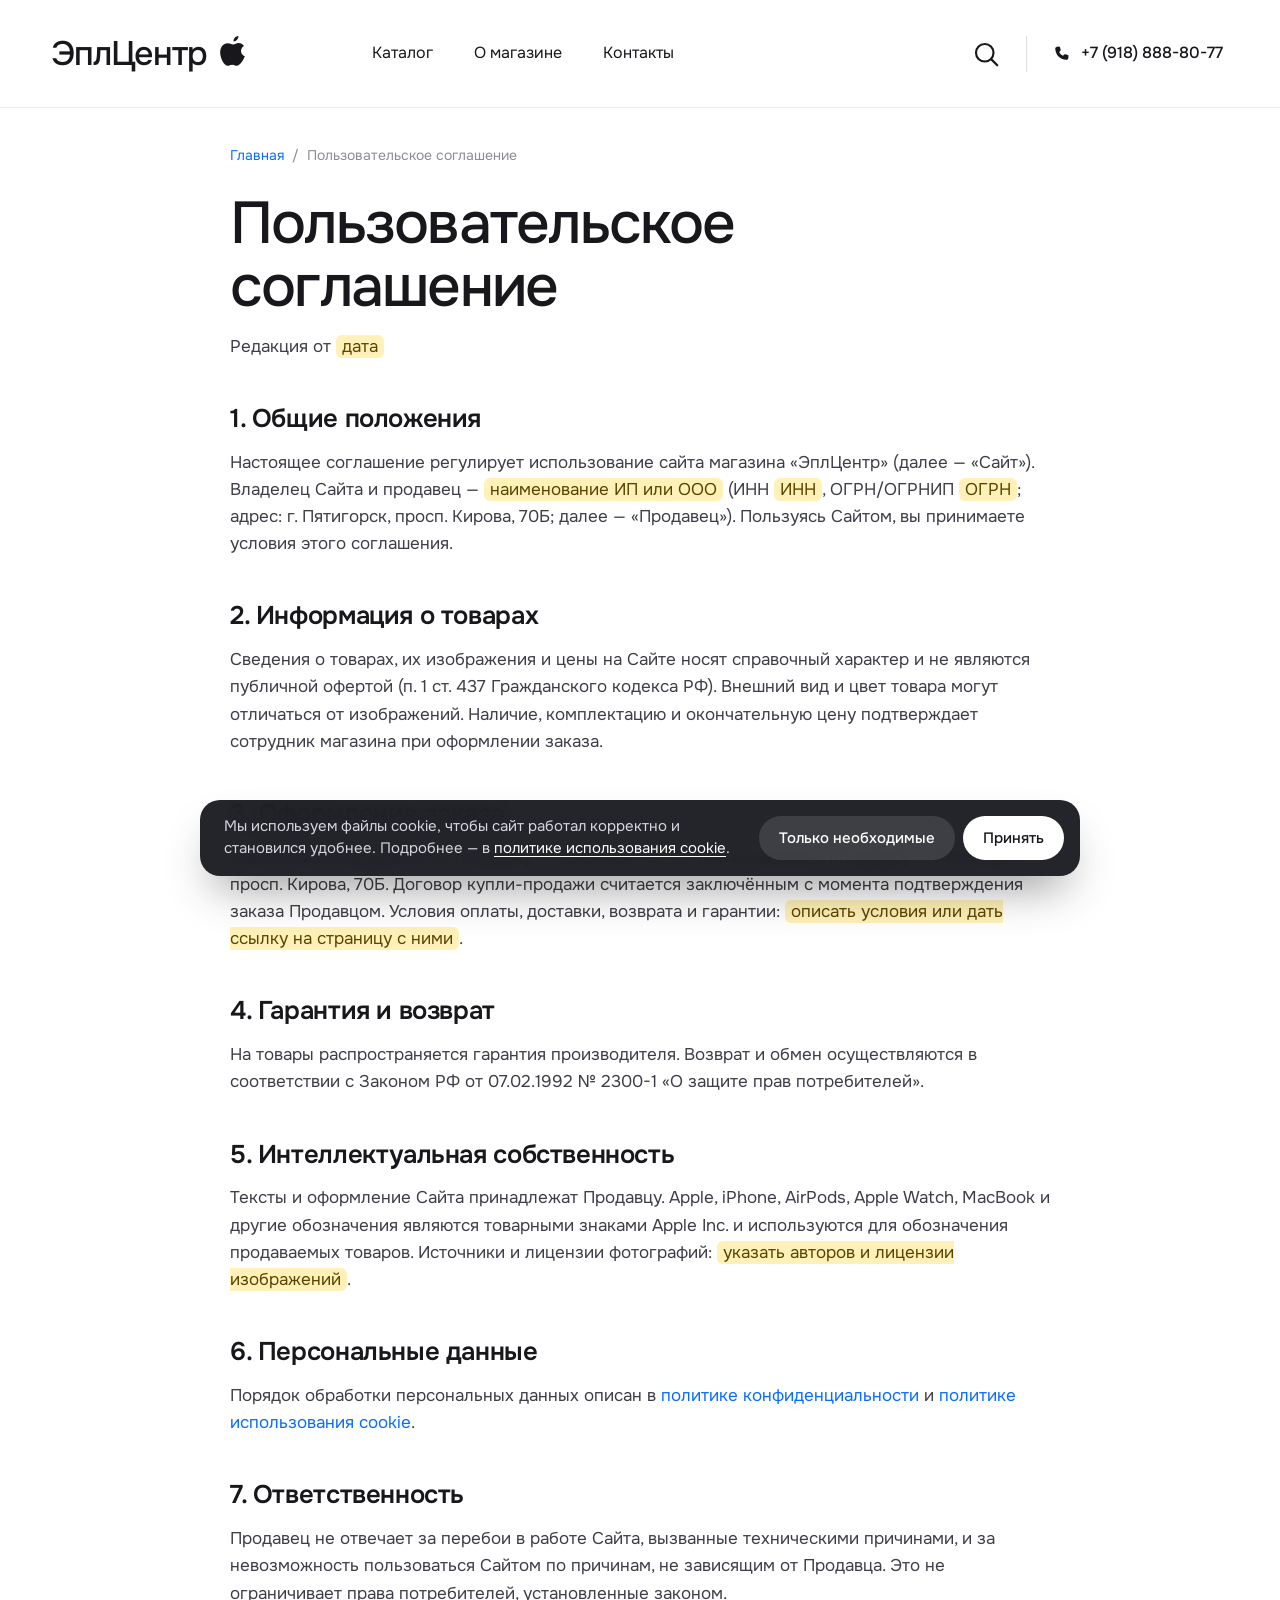
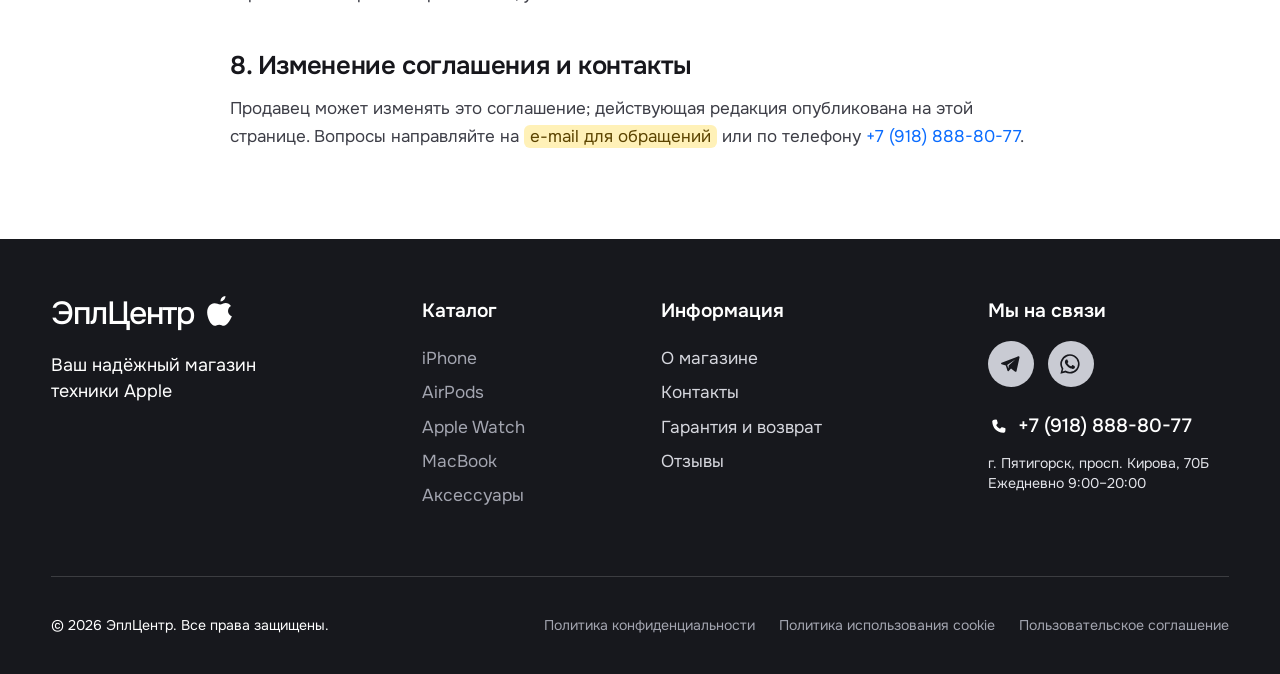
<file: terms.html>
<!DOCTYPE html>
<html lang="ru">
<head>
<meta charset="utf-8">
<meta name="viewport" content="width=device-width, initial-scale=1">
<script>document.documentElement.classList.add('js', 'CSSViewTransitionRule' in window ? 'has-vt' : 'no-vt');window.addEventListener('pagereveal', function () { window.__pageRevealed = true; });</script>
<title>Пользовательское соглашение — ЭплЦентр</title>
<meta name="description" content="Пользовательское соглашение интернет-магазина ЭплЦентр, Пятигорск.">
<link rel="preconnect" href="https://fonts.googleapis.com">
<link rel="preconnect" href="https://fonts.gstatic.com" crossorigin>
<link href="https://fonts.googleapis.com/css2?family=Onest:wght@400;500;600;700&display=swap" rel="stylesheet">
<!-- переходы между страницами объявлены прямо здесь: из внешнего styles.css Chrome подхватывает их через раз -->
<style>@view-transition { navigation: auto; }</style>
<link rel="stylesheet" href="styles.css">
</head>
<body>

<!-- ===== SVG-спрайт: логотип и иконки ===== -->
<svg class="sprite" width="0" height="0" aria-hidden="true" focusable="false">
  <!-- Логотип -->
  <symbol id="i-logo" viewBox="0 0 24 24">
    <path fill="currentColor" d="M15.6 2c.2 1.7-1.4 3.6-3.2 3.6-.3-1.7 1.4-3.5 3.2-3.6zM12.2 7.6c1 0 2-.9 3.6-.9 1.4 0 2.7.7 3.5 1.9-2.9 1.7-2.4 5.7.6 6.9-.6 1.6-1.5 3.2-2.6 4.5-.8.9-1.6 1.8-2.8 1.8s-1.6-.7-3-.7-1.9.7-3 .7c-1.2 0-2.1-1-2.9-2C3.6 16.400 2.600 11.900 4.400 9.100c.9-1.4 2.400-2.300 4-2.300 1.500 0 2.500.800 3.800.800z"/>
  </symbol>

  <!-- Иконки -->
  <symbol id="i-arrow" viewBox="0 0 24 24"><path d="M5 12h14M13 6l6 6-6 6" fill="none" stroke="currentColor" stroke-width="1.8" stroke-linecap="round" stroke-linejoin="round"/></symbol>
  <symbol id="i-chevron" viewBox="0 0 24 24"><path d="M9 6l6 6-6 6" fill="none" stroke="currentColor" stroke-width="1.8" stroke-linecap="round" stroke-linejoin="round"/></symbol>
  <symbol id="i-search" viewBox="0 0 24 24"><g fill="none" stroke="currentColor" stroke-width="1.7" stroke-linecap="round"><circle cx="11" cy="11" r="7"/><path d="M16.5 16.5 21 21"/></g></symbol>
  <symbol id="i-cart" viewBox="0 0 24 24"><g fill="none" stroke="currentColor" stroke-width="1.7" stroke-linecap="round" stroke-linejoin="round"><path d="M2.500 4h2.700l2.300 11h10.300l2-7.500H6.300"/><circle cx="9" cy="19.500" r="1.400"/><circle cx="17" cy="19.500" r="1.400"/></g></symbol>
  <symbol id="i-shield" viewBox="0 0 24 24"><g fill="none" stroke="currentColor" stroke-width="1.500" stroke-linecap="round" stroke-linejoin="round"><path d="M12 3l7.500 2.800v5.400c0 4.600-3.100 8-7.500 9.800-4.400-1.800-7.500-5.200-7.500-9.800V5.800z"/><path d="M8.800 12.200l2.300 2.300 4.300-4.600"/></g></symbol>
  <symbol id="i-truck" viewBox="0 0 24 24"><g fill="none" stroke="currentColor" stroke-width="1.500" stroke-linecap="round" stroke-linejoin="round"><path d="M2.500 5.500h11v11h-11zM13.500 9.500h4.300l3.700 3.800v3.200h-8"/><circle cx="7" cy="17.500" r="1.900"/><circle cx="17" cy="17.500" r="1.900"/></g></symbol>
  <symbol id="i-headset" viewBox="0 0 24 24"><g fill="none" stroke="currentColor" stroke-width="1.500" stroke-linecap="round" stroke-linejoin="round"><path d="M4.500 13.500V12a7.500 7.500 0 0 1 15 0v1.500"/><rect x="3" y="12.500" width="4" height="6" rx="1.800"/><rect x="17" y="12.500" width="4" height="6" rx="1.800"/><path d="M19.500 18.500c0 1.800-1.700 2.800-4.500 2.800h-2"/></g></symbol>
  <symbol id="i-pin" viewBox="0 0 24 24"><g fill="none" stroke="currentColor" stroke-width="1.500" stroke-linecap="round" stroke-linejoin="round"><path d="M12 21.500s7-6.300 7-11.700a7 7 0 0 0-14 0c0 5.400 7 11.700 7 11.700z"/><circle cx="12" cy="9.800" r="2.600"/></g></symbol>
  <symbol id="i-phone" viewBox="0 0 24 24"><path fill="currentColor" d="M7.300 3.200 9.700 3c.5 0 .9.300 1 .700l.9 3.300c.1.400 0 .800-.300 1.100L9.800 9.600c1 2 2.600 3.600 4.600 4.600l1.500-1.500c.300-.300.700-.400 1.100-.300l3.300.900c.400.100.700.500.700 1l-.200 2.400c-.100 1.300-1.200 2.300-2.500 2.200C10.600 18.400 5.600 13.400 5.100 5.700 5 4.400 6 3.300 7.300 3.200z"/></symbol>
  <symbol id="i-telegram" viewBox="0 0 24 24"><path fill="currentColor" d="M20.300 4.300 3.600 10.800c-.700.300-.700 1.200 0 1.400l4.200 1.400 1.600 5c.200.600.900.700 1.300.300l2.300-2.300 4.200 3.100c.500.300 1.100.100 1.300-.500l3-13.800c.200-.800-.500-1.400-1.200-1.100zm-3 3.300-6.600 6-.300 3-1.200-3.700 8.100-5.300z"/></symbol>
  <symbol id="i-menu" viewBox="0 0 24 24"><path d="M4 7.500h16M4 12h16M4 16.500h16" fill="none" stroke="currentColor" stroke-width="1.700" stroke-linecap="round"/></symbol>

  <symbol id="i-whatsapp" viewBox="0 0 24 24"><path fill="currentColor" d="M12 2.2a9.7 9.7 0 0 0-8.300 14.700L2.400 21.800l5-1.300A9.700 9.700 0 1 0 12 2.200zm0 17.700c-1.500 0-2.900-.400-4.100-1.100l-.300-.200-3 .800.800-2.900-.200-.300A8 8 0 1 1 12 19.900zm4.400-6c-.200-.100-1.400-.700-1.700-.800-.200-.100-.400-.100-.500.100l-.800 1c-.100.200-.300.200-.500.100a6.600 6.600 0 0 1-3.300-2.900c-.200-.400.200-.400.700-1.300.100-.200 0-.300 0-.400l-.800-1.800c-.200-.500-.400-.400-.500-.400h-.500a.9.900 0 0 0-.700.300 2.800 2.800 0 0 0-.900 2.100c0 1.200.900 2.400 1 2.600.100.200 1.800 2.700 4.300 3.800 1.600.700 2.200.700 3 .600.500-.100 1.400-.600 1.600-1.200.200-.600.200-1.100.100-1.200l-.500-.300z"/></symbol>
  <symbol id="i-clock" viewBox="0 0 24 24"><g fill="none" stroke="currentColor" stroke-width="1.500" stroke-linecap="round" stroke-linejoin="round"><circle cx="12" cy="12" r="8.500"/><path d="M12 7.500V12l3 2"/></g></symbol>
  <symbol id="i-star" viewBox="0 0 24 24"><path fill="currentColor" d="M12 3.300l2.600 5.400 5.900.800-4.300 4.100 1 5.800L12 16.600l-5.200 2.800 1-5.800L3.500 9.500l5.900-.800z"/></symbol>
  <symbol id="i-route" viewBox="0 0 24 24"><g fill="none" stroke="currentColor" stroke-width="1.500" stroke-linecap="round" stroke-linejoin="round"><circle cx="6" cy="18" r="2.200"/><circle cx="18" cy="6" r="2.200"/><path d="M8.200 18H15a3 3 0 0 0 0-6H9a3 3 0 0 1 0-6h6.800"/></g></symbol>
  <symbol id="i-check" viewBox="0 0 24 24"><path d="M5 12.500l4.300 4.300L19 7.200" fill="none" stroke="currentColor" stroke-width="1.800" stroke-linecap="round" stroke-linejoin="round"/></symbol>
  <symbol id="i-bus" viewBox="0 0 24 24"><g fill="none" stroke="currentColor" stroke-width="1.500" stroke-linecap="round" stroke-linejoin="round"><rect x="5" y="3.500" width="14" height="14" rx="3"/><path d="M5 11h14M8 17.500V20M16 17.500V20"/><circle cx="8.500" cy="14.300" r=".600" fill="currentColor"/><circle cx="15.500" cy="14.300" r=".600" fill="currentColor"/></g></symbol>
  <symbol id="i-play" viewBox="0 0 24 24"><path fill="currentColor" d="M8 5.500v13l10.500-6.500z"/></symbol>
  <symbol id="i-close" viewBox="0 0 24 24"><path d="M6 6l12 12M18 6L6 18" fill="none" stroke="currentColor" stroke-width="1.800" stroke-linecap="round"/></symbol>
</svg>

<div class="top top--plain">
  <header class="header">
    <div class="container header__row">
      <a class="logo" href="index.html" aria-label="ЭплЦентр — на главную">
        <span>ЭплЦентр</span><svg class="logo__mark"><use href="#i-logo"/></svg>
      </a>

      <nav class="nav" id="nav" aria-label="Основное меню">
        <a href="catalog.html">Каталог</a>
        <a href="about.html">О магазине</a>
        <a href="contacts.html">Контакты</a>
      </nav>

      <div class="header__tools">
        <a class="icon-btn" href="catalog.html?search" aria-label="Поиск по каталогу"><svg><use href="#i-search"/></svg></a>
        <span class="header__sep" aria-hidden="true"></span>
        <a class="header__phone" href="tel:+79188888077" aria-label="Позвонить: +7 (918) 888-80-77"><svg><use href="#i-phone"/></svg><span>+7 (918) 888-80-77</span></a>
        <button class="icon-btn burger" type="button" aria-label="Меню" aria-expanded="false" aria-controls="nav"><svg><use href="#i-menu"/></svg></button>
      </div>
    </div>
  </header>
</div>

<main class="page">
  <div class="container legal">
    <nav class="crumbs" aria-label="Хлебные крошки"><a href="index.html">Главная</a><span aria-hidden="true">/</span><span>Пользовательское соглашение</span></nav>
    <h1 class="page__title">Пользовательское соглашение</h1>
    <p class="legal__meta">Редакция от <mark class="todo">дата</mark></p>

    <h2>1. Общие положения</h2>
    <p>Настоящее соглашение регулирует использование сайта магазина «ЭплЦентр» (далее — «Сайт»). Владелец Сайта и продавец — <mark class="todo">наименование ИП или ООО</mark> (ИНН <mark class="todo">ИНН</mark>, ОГРН/ОГРНИП <mark class="todo">ОГРН</mark>; адрес: г. Пятигорск, просп. Кирова, 70Б; далее — «Продавец»). Пользуясь Сайтом, вы принимаете условия этого соглашения.</p>

    <h2>2. Информация о товарах</h2>
    <p>Сведения о товарах, их изображения и цены на Сайте носят справочный характер и не являются публичной офертой (п. 1 ст. 437 Гражданского кодекса РФ). Внешний вид и цвет товара могут отличаться от изображений. Наличие, комплектацию и окончательную цену подтверждает сотрудник магазина при оформлении заказа.</p>

    <h2>3. Оформление заказа</h2>
    <p>Заказ можно оформить по телефону <a href="tel:+79188888077">+7&nbsp;(918)&nbsp;888-80-77</a> или в магазине по адресу: г. Пятигорск, просп. Кирова, 70Б. Договор купли-продажи считается заключённым с момента подтверждения заказа Продавцом. Условия оплаты, доставки, возврата и гарантии: <mark class="todo">описать условия или дать ссылку на страницу с ними</mark>.</p>

    <h2>4. Гарантия и возврат</h2>
    <p>На товары распространяется гарантия производителя. Возврат и обмен осуществляются в соответствии с Законом РФ от 07.02.1992 № 2300-1 «О защите прав потребителей».</p>

    <h2>5. Интеллектуальная собственность</h2>
    <p>Тексты и оформление Сайта принадлежат Продавцу. Apple, iPhone, AirPods, Apple Watch, MacBook и другие обозначения являются товарными знаками Apple Inc. и используются для обозначения продаваемых товаров. Источники и лицензии фотографий: <mark class="todo">указать авторов и лицензии изображений</mark>.</p>

    <h2>6. Персональные данные</h2>
    <p>Порядок обработки персональных данных описан в <a href="privacy.html">политике конфиденциальности</a> и <a href="cookies.html">политике использования cookie</a>.</p>

    <h2>7. Ответственность</h2>
    <p>Продавец не отвечает за перебои в работе Сайта, вызванные техническими причинами, и за невозможность пользоваться Сайтом по причинам, не зависящим от Продавца. Это не ограничивает права потребителей, установленные законом.</p>

    <h2>8. Изменение соглашения и контакты</h2>
    <p>Продавец может изменять это соглашение; действующая редакция опубликована на этой странице. Вопросы направляйте на <mark class="todo">e-mail для обращений</mark> или по телефону <a href="tel:+79188888077">+7&nbsp;(918)&nbsp;888-80-77</a>.</p>
  </div>
</main>

<!-- ===== Подвал ===== -->
<footer class="footer" id="contacts">
  <div class="container">
    <div class="footer__grid">
      <div class="footer__brand">
        <a class="logo logo--light" href="index.html" aria-label="ЭплЦентр — на главную">
          <span>ЭплЦентр</span><svg class="logo__mark"><use href="#i-logo"/></svg>
        </a>
        <p>Ваш надёжный магазин<br>техники Apple</p>
      </div>

      <nav class="footer__col" aria-label="Каталог">
        <h3>Каталог</h3>
        <a href="catalog.html#iphone">iPhone</a>
        <a href="catalog.html#airpods">AirPods</a>
        <a href="catalog.html#iwatch">Apple Watch</a>
        <a href="catalog.html#mac">MacBook</a>
        <a href="catalog.html#aksessuary">Аксессуары</a>
      </nav>

      <nav class="footer__col footer__col--info" aria-label="Информация">
        <h3>Информация</h3>
        <a href="about.html">О магазине</a>
        <a href="contacts.html">Контакты</a>
        <a href="terms.html">Гарантия и возврат</a>
        <a href="about.html#reviews">Отзывы</a>
      </nav>

      <div class="footer__col footer__contacts">
        <h3>Мы на связи</h3>
        <div class="social">
          <a href="https://t.me/applecentr" target="_blank" rel="noopener" aria-label="Telegram-канал Apple Centr"><svg><use href="#i-telegram"/></svg></a>
          <a href="https://wa.me/79188888077" target="_blank" rel="noopener" aria-label="Написать в WhatsApp"><svg><use href="#i-whatsapp"/></svg></a>
        </div>
        <a class="footer__phone" href="tel:+79188888077"><svg><use href="#i-phone"/></svg>+7 (918) 888-80-77</a>
        <address>г. Пятигорск, просп. Кирова, 70Б<br>Ежедневно 9:00–20:00</address>
      </div>
    </div>

    <div class="footer__bottom">
      <p>© 2026 ЭплЦентр. Все права защищены.</p>
      <nav class="footer__legal" aria-label="Правовая информация">
        <a href="privacy.html">Политика конфиденциальности</a>
        <a href="cookies.html">Политика использования cookie</a>
        <a href="terms.html">Пользовательское соглашение</a>
      </nav>
    </div>
  </div>
</footer>

<script src="script.js"></script>
</body>
</html>
</file>
<file: styles.css>
:root {
  --ink: #17171c;
  --ink-soft: #3d3e47;
  --muted: #8b8d98;
  --soft: #f3f4f7;
  --line: #ebecf1;
  --blue: #0a6cff;
  --footer: #17181d;
  --radius: 22px;
  --container: 1240px;
  --pad: clamp(20px, 4vw, 56px);
  --header-h: 108px;
  --header-h-compact: 72px;
}

*, *::before, *::after { box-sizing: border-box; }

html { scroll-behavior: smooth; scroll-padding-top: 88px; -webkit-text-size-adjust: 100%; }

body {
  margin: 0;
  font-family: "Onest", -apple-system, BlinkMacSystemFont, "Segoe UI", Roboto, "Helvetica Neue", Arial, sans-serif;
  font-size: 16px;
  line-height: 1.4;
  color: var(--ink);
  background: #fff;
  -webkit-font-smoothing: antialiased;
}

a { color: inherit; text-decoration: none; }
h1, h2, h3, p { margin: 0; }
svg { display: block; }
button { font: inherit; color: inherit; background: none; border: 0; padding: 0; cursor: pointer; }
address { font-style: normal; }

:focus-visible { outline: 2px solid var(--blue); outline-offset: 3px; border-radius: 6px; }

.sprite { position: absolute; }

.container {
  width: 100%;
  max-width: calc(var(--container) + var(--pad) * 2);
  margin: 0 auto;
  padding: 0 var(--pad);
}

/* ===== Логотип ===== */
.logo {
  display: inline-flex;
  align-items: center;
  gap: 8px;
  font-size: 34px;
  font-weight: 500;
  letter-spacing: -0.035em;
  line-height: 1;
}
.logo__mark { width: 36px; height: 36px; margin-top: -6px; }
.logo--light { color: #fff; font-size: 32px; }

/* ===== Шапка ===== */
.top { position: relative; }

/* шапка всегда наверху: при прокрутке становится компактной и полупрозрачной (класс ставит script.js) */
.header {
  position: fixed;
  inset: 0 0 auto 0;
  z-index: 40;
  height: var(--header-h);
  border-bottom: 1px solid transparent;
  transition: height .35s cubic-bezier(.2, .7, .2, 1), background-color .35s, border-color .35s, box-shadow .35s;
}
.header.is-scrolled {
  height: var(--header-h-compact);
  background: rgba(255, 255, 255, .78);
  -webkit-backdrop-filter: saturate(180%) blur(18px);
  backdrop-filter: saturate(180%) blur(18px);
  border-bottom-color: rgba(23, 23, 28, .08);
  box-shadow: 0 8px 24px -18px rgba(23, 23, 28, .35);
}
.header .logo { transform-origin: left center; transition: transform .35s cubic-bezier(.2, .7, .2, 1); }
.header.is-scrolled .logo { transform: scale(.82); }
.header__row {
  height: 100%;
  display: flex;
  align-items: center;
  gap: 32px;
}

.nav {
  display: flex;
  gap: clamp(20px, 3.2vw, 46px);
  margin-left: clamp(24px, 7vw, 104px);
  font-size: 16px;
}
.nav a { padding: 8px 0; transition: opacity .2s; }


.header__tools {
  margin-left: auto;
  display: flex;
  align-items: center;
  gap: 18px;
}
.header__sep { width: 1px; height: 36px; background: rgba(23, 23, 28, .14); }
.header__phone {
  display: inline-flex;
  align-items: center;
  gap: 10px;
  height: 44px;
  padding: 0 6px;
  border-radius: 999px;
  font-size: 16px;
  font-weight: 500;
  white-space: nowrap;
  transition: opacity .2s;
}
.header__phone svg { width: 20px; height: 20px; }
.header__phone:hover { opacity: .6; }

.icon-btn {
  position: relative;
  width: 44px;
  height: 44px;
  display: grid;
  place-items: center;
  border-radius: 50%;
  transition: background .2s;
}
.icon-btn:hover { background: rgba(23, 23, 28, .06); }
.icon-btn svg { width: 30px; height: 30px; }

.cart__count {
  position: absolute;
  top: 0;
  right: -2px;
  min-width: 20px;
  height: 20px;
  padding: 0 5px;
  border-radius: 10px;
  background: var(--ink);
  color: #fff;
  font-size: 12px;
  font-weight: 600;
  line-height: 20px;
  text-align: center;
}

.burger { display: none; }

/* ===== Первый экран ===== */
.hero {
  position: relative;
  height: clamp(560px, 61vw, 880px);
  overflow: hidden;
  background: linear-gradient(105deg, #f7f8fb 0%, #eef0f6 45%, #dcdfeb 100%);
}
.hero__bg {
  position: absolute;
  inset: 0;
  background:
    radial-gradient(60% 80% at 12% 0%, rgba(255, 255, 255, .95) 0%, rgba(255, 255, 255, 0) 70%),
    radial-gradient(50% 70% at 100% 100%, rgba(196, 201, 222, .65) 0%, rgba(196, 201, 222, 0) 70%);
}
.hero__bg::before,
.hero__bg::after {
  content: "";
  position: absolute;
  border-radius: 50%;
}
.hero__bg::before {
  width: 120%;
  height: 150%;
  left: -62%;
  top: 34%;
  background: linear-gradient(60deg, rgba(255, 255, 255, 0) 30%, rgba(255, 255, 255, .7) 100%);
}
.hero__bg::after {
  width: 90%;
  height: 160%;
  right: -38%;
  top: -96%;
  background: linear-gradient(200deg, rgba(255, 255, 255, .75) 0%, rgba(255, 255, 255, 0) 60%);
}

.slide {
  position: absolute;
  inset: 0;
  visibility: hidden;
  transition: visibility 0s linear .3s;
}
.slide.is-active {
  visibility: visible;
  transition: visibility 0s;
}
/* гасим содержимое, а не сам слайд: иначе слайд изолируется и фото с multiply на миг становится белым прямоугольником */
/* уходящий слайд гаснет быстро, новый проявляется с небольшой задержкой — тексты не накладываются */
.slide > * { opacity: 0; transition: opacity .3s ease; }
.slide.is-active > * { opacity: 1; transition: opacity .6s ease .2s; }
.slide__inner {
  position: relative;
  height: 100%;
  display: flex;
  align-items: center;
}
.slide__text {
  position: relative;
  z-index: 2;
  max-width: 620px;
  padding-top: 40px;
}

.hero__title {
  font-size: clamp(40px, 5.6vw, 80px);
  font-weight: 500;
  line-height: 1.08;
  letter-spacing: -0.03em;
}
.hero__sub {
  margin-top: clamp(16px, 2vw, 28px);
  font-size: clamp(17px, 2.1vw, 30px);
  line-height: 1.4;
  letter-spacing: -0.01em;
  color: var(--ink-soft);
}

.btn {
  display: inline-flex;
  align-items: center;
  gap: 14px;
  margin-top: clamp(24px, 3.2vw, 46px);
  padding: 0 clamp(26px, 3vw, 44px);
  height: clamp(54px, 6vw, 86px);
  border-radius: 999px;
  background: var(--ink);
  color: #fff;
  font-size: clamp(16px, 1.75vw, 25px);
  font-weight: 500;
  box-shadow: 0 14px 30px -12px rgba(23, 23, 28, .55);
  transition: transform .2s, background .2s;
}
.btn svg { width: 1.15em; height: 1.15em; transition: transform .2s; }
.btn:hover { background: #2a2a32; }
.btn:hover svg { transform: translateX(4px); }
.btn:active { transform: scale(.98); }
.btn--sm {
  height: clamp(48px, 4.6vw, 64px);
  padding: 0 clamp(22px, 2.3vw, 32px);
  font-size: clamp(15px, 1.4vw, 20px);
  margin-top: clamp(20px, 2.6vw, 36px);
}

.slide__photo {
  position: absolute;
  top: 0;
  right: 0;
  width: 62%;
  height: 100%;
  object-fit: cover;
  object-position: center;
  -webkit-mask-image: linear-gradient(to right, transparent 0%, #000 45%);
  mask-image: linear-gradient(to right, transparent 0%, #000 45%);
}
.slide__photo--2 { object-position: center 40%; }

/* бордовый iPhone: снят на белом фоне, multiply растворяет белый в градиенте первого экрана */
.slide__photo--product {
  top: 10%;
  right: calc(var(--pad) + 3%);
  width: auto;
  height: 84%;
  aspect-ratio: 1027 / 1531;
  object-fit: contain;
  mix-blend-mode: multiply;
  -webkit-mask-image: none;
  mask-image: none;
}
.slide__glow {
  position: absolute;
  top: 6%;
  right: calc(var(--pad) - 6%);
  width: 52%;
  height: 92%;
  background: radial-gradient(closest-side, rgba(128, 28, 52, .2), rgba(128, 28, 52, 0));
  pointer-events: none;
}
/* часы доходят до верха кадра — гасим фото под меню, чтобы пункты читались */
.slide__photo--3 {
  -webkit-mask-image: linear-gradient(to right, transparent 0%, #000 45%), linear-gradient(to bottom, transparent 9%, #000 24%);
  -webkit-mask-composite: source-in;
  mask-image: linear-gradient(to right, transparent 0%, #000 45%), linear-gradient(to bottom, transparent 9%, #000 24%);
  mask-composite: intersect;
}

.dots {
  position: absolute;
  z-index: 3;
  left: 47%;
  bottom: clamp(22px, 2.8vw, 40px);
  transform: translateX(-50%);
  display: flex;
  gap: 6px;
}
.dot {
  width: 40px;
  height: 32px;
  display: grid;
  place-items: center;
}
.dot::before {
  content: "";
  width: 14px;
  height: 14px;
  border-radius: 50%;
  background: #c9ccd8;
  transition: background .25s, transform .25s;
}
.dot.is-active::before { background: var(--ink); transform: scale(1.15); }

/* ===== Секции ===== */
.section { padding-top: clamp(56px, 8vw, 112px); }
.section--cats { padding-top: clamp(28px, 3.4vw, 48px); }
.section--banner { padding-top: clamp(40px, 5vw, 72px); }
.section--features { padding: clamp(36px, 3.6vw, 52px) 0 clamp(36px, 3.4vw, 48px); }

.section__head {
  display: flex;
  align-items: baseline;
  justify-content: space-between;
  gap: 24px;
  margin-bottom: clamp(24px, 3vw, 44px);
}
.section__title {
  font-size: clamp(30px, 4vw, 56px);
  font-weight: 500;
  letter-spacing: -0.03em;
  line-height: 1.1;
}
.more {
  display: inline-flex;
  align-items: center;
  gap: 10px;
  flex-shrink: 0;
  font-size: clamp(15px, 1.5vw, 21px);
  transition: opacity .2s;
}
.more svg { width: 1.2em; height: 1.2em; transition: transform .2s; }
.more:hover { opacity: .6; }
.more:hover svg { transform: translateX(4px); }

/* ===== Категории ===== */
.cats {
  display: grid;
  grid-template-columns: repeat(5, 1fr);
  gap: clamp(12px, 1.6vw, 24px);
}
.cat {
  display: flex;
  flex-direction: column;
  background: var(--soft);
  border-radius: var(--radius);
  padding: clamp(10px, 1.2vw, 16px);
  overflow: hidden;
  transition: background .25s, transform .25s;
}
.cat:hover { background: #eceef3; transform: translateY(-3px); }
/* фото поставщика на белом фоне: contain + multiply растворяют белый в сером фоне плитки */
.cat__img {
  width: 100%;
  aspect-ratio: 1 / .94;
  padding: 8%;
  object-fit: contain;
  mix-blend-mode: multiply;
  opacity: 0;
  transition: transform .35s, opacity .5s;
}
.cat__img.is-loaded { opacity: 1; }
.cat:hover .cat__img { transform: scale(1.05); }
.cat__row {
  display: flex;
  align-items: center;
  justify-content: space-between;
  gap: 8px;
  margin-top: clamp(10px, 1.2vw, 16px);
  padding: 0 clamp(4px, .6vw, 8px) clamp(4px, .5vw, 8px);
  font-size: clamp(14px, 1.55vw, 21px);
  font-weight: 500;
  white-space: nowrap;
}
.cat__row svg { width: 1em; height: 1em; flex-shrink: 0; }

/* ===== Товары ===== */
.products {
  display: grid;
  grid-template-columns: repeat(4, 1fr);
  gap: clamp(12px, 1.6vw, 24px);
}
.product {
  position: relative;
  display: flex;
  flex-direction: column;
  padding: clamp(10px, 1.2vw, 16px);
  border: 1px solid var(--line);
  border-radius: var(--radius);
  background: #fff;
  transition: box-shadow .25s, transform .25s, border-color .25s;
}
.product:hover {
  transform: translateY(-4px);
  border-color: transparent;
  box-shadow: 0 24px 48px -24px rgba(30, 32, 60, .3);
}
.product__img {
  width: 100%;
  aspect-ratio: 1 / 1;
  object-fit: cover;
  border-radius: calc(var(--radius) - 8px);
  margin-bottom: clamp(14px, 1.6vw, 22px);
}
.product__name,
.product__spec,
.product__foot { padding-left: clamp(4px, .5vw, 8px); padding-right: clamp(4px, .5vw, 8px); }
.product__foot { padding-bottom: clamp(4px, .5vw, 8px); }
.product__name {
  font-size: clamp(15px, 1.5vw, 21px);
  font-weight: 500;
  letter-spacing: -0.01em;
}
/* вся карточка кликабельна через ссылку в названии */
.product__name a::after { content: ""; position: absolute; inset: 0; border-radius: var(--radius); }
.product__spec {
  margin-top: 6px;
  font-size: clamp(13px, 1.2vw, 16px);
  color: var(--muted);
}
.product__foot {
  display: flex;
  align-items: center;
  justify-content: space-between;
  gap: 8px;
  margin-top: auto;
  padding-top: clamp(14px, 1.8vw, 26px);
}
.price {
  font-size: clamp(18px, 1.85vw, 26px);
  font-weight: 500;
  letter-spacing: -0.02em;
  white-space: nowrap;
}
.go {
  width: clamp(38px, 3.6vw, 50px);
  height: clamp(38px, 3.6vw, 50px);
  flex-shrink: 0;
  display: grid;
  place-items: center;
  border-radius: 50%;
  background: var(--soft);
  transition: background .2s, color .2s;
}
.go svg { width: 44%; height: 44%; }
.product:hover .go { background: var(--ink); color: #fff; }

.badge {
  position: absolute;
  z-index: 1;
  top: clamp(18px, 2vw, 28px);
  left: clamp(18px, 2vw, 28px);
  padding: 5px 12px;
  border-radius: 999px;
  font-size: clamp(12px, 1.1vw, 15px);
  font-weight: 500;
  color: #fff;
}
.badge--hit { background: var(--blue); }
.badge--new { background: #8c8e9a; }

/* ===== Баннер ===== */
.banner {
  position: relative;
  overflow: hidden;
  display: flex;
  align-items: center;
  min-height: clamp(280px, 29vw, 420px);
  padding: clamp(28px, 4.4vw, 64px);
  border-radius: calc(var(--radius) + 4px);
  background:
    radial-gradient(70% 120% at 0% 100%, rgba(255, 255, 255, .8) 0%, rgba(255, 255, 255, 0) 60%),
    radial-gradient(60% 120% at 100% 0%, rgba(255, 255, 255, .75) 0%, rgba(255, 255, 255, 0) 55%),
    linear-gradient(100deg, #eceef4 0%, #dfe2ec 55%, #d3d6e3 100%);
}
.banner__text { position: relative; z-index: 2; }
.banner__title {
  font-size: clamp(38px, 5.4vw, 76px);
  font-weight: 500;
  letter-spacing: -0.03em;
  line-height: 1.05;
}
.banner__sub {
  margin-top: clamp(10px, 1.4vw, 20px);
  font-size: clamp(18px, 2.3vw, 34px);
  line-height: 1.3;
  color: var(--ink-soft);
}
.banner__img {
  position: absolute;
  top: 0;
  right: 0;
  width: 58%;
  height: 100%;
  object-fit: cover;
  object-position: center 62%;
  -webkit-mask-image: linear-gradient(to right, transparent 0%, #000 40%);
  mask-image: linear-gradient(to right, transparent 0%, #000 40%);
}

/* ===== Преимущества ===== */
.features {
  display: grid;
  grid-template-columns: repeat(4, 1fr);
}
.feature {
  display: flex;
  flex-direction: column;
  align-items: center;
  gap: 14px;
  padding: 10px 12px;
  text-align: center;
  font-size: clamp(14px, 1.5vw, 21px);
  line-height: 1.35;
  color: var(--muted);
}
.feature + .feature { border-left: 1px solid var(--line); }
.feature svg { width: clamp(34px, 3.4vw, 46px); height: clamp(34px, 3.4vw, 46px); color: var(--ink); }

/* ===== Подвал ===== */
.footer {
  background: var(--footer);
  color: #fff;
  padding: clamp(40px, 4.6vw, 64px) 0 clamp(28px, 3vw, 44px);
}
.footer__grid {
  display: grid;
  grid-template-columns: 1.55fr .95fr 1.35fr 1.1fr;
  gap: 32px;
  padding-bottom: clamp(40px, 5vw, 76px);
}
.footer__brand p {
  margin-top: 22px;
  font-size: clamp(15px, 1.4vw, 19px);
  line-height: 1.45;
}
.footer__col { display: flex; flex-direction: column; align-items: flex-start; }
.footer__col h3 {
  margin-bottom: 16px;
  font-size: clamp(16px, 1.5vw, 21px);
  font-weight: 600;
}
.footer__col > a:not(.footer__phone) {
  padding: 5px 0;
  font-size: clamp(14px, 1.35vw, 18px);
  color: #a3a5b0;
  transition: color .2s;
}
.footer__col--info > a:not(.footer__phone) { color: #d6d7de; }
.footer__col > a:hover { color: #fff !important; }

.social { display: flex; gap: 14px; }
.social a {
  width: 46px;
  height: 46px;
  display: grid;
  place-items: center;
  border-radius: 50%;
  background: #c9cbd3;
  color: var(--footer);
  transition: background .2s, transform .2s;
}
.social a:hover { background: #fff; transform: translateY(-2px); }
.social svg { width: 24px; height: 24px; margin-left: -2px; }
.vk { font-size: 17px; font-weight: 700; letter-spacing: -0.04em; line-height: 1; padding-bottom: 2px; }

.footer__phone {
  display: inline-flex;
  align-items: center;
  gap: 10px;
  margin-top: 26px;
  font-size: clamp(16px, 1.5vw, 20px);
  font-weight: 500;
  white-space: nowrap;
}
.footer__phone svg { width: 20px; height: 20px; }
.footer__contacts address {
  margin-top: 14px;
  font-size: clamp(13px, 1.1vw, 15px);
  color: #e3e4ea;
  white-space: nowrap;
}

.footer__bottom {
  display: flex;
  align-items: center;
  justify-content: space-between;
  gap: 16px 24px;
  flex-wrap: wrap;
  padding-top: clamp(24px, 3vw, 40px);
  border-top: 1px solid rgba(255, 255, 255, .16);
  font-size: clamp(12px, 1.1vw, 15px);
}

/* ===== Внутренние страницы ===== */
/* на внутренних страницах место под фиксированную шапку держит обёртка */
.top--plain { height: var(--header-h); }
.top--plain .header:not(.is-scrolled) { background: #fff; border-bottom-color: var(--line); }
.nav a[aria-current="page"] { font-weight: 600; }

.page { padding: clamp(24px, 3vw, 44px) 0 clamp(56px, 7vw, 104px); }
.crumbs {
  display: flex;
  flex-wrap: wrap;
  gap: 8px;
  font-size: 14px;
  color: var(--muted);
}
.crumbs a:hover { color: var(--ink); }
.page__title {
  margin-top: clamp(16px, 2vw, 28px);
  font-size: clamp(34px, 4.6vw, 64px);
  font-weight: 500;
  letter-spacing: -0.03em;
  line-height: 1.08;
}
.page__lead {
  margin-top: clamp(12px, 1.4vw, 20px);
  max-width: 720px;
  font-size: clamp(16px, 1.5vw, 20px);
  color: var(--ink-soft);
}
.page__lead a { color: var(--ink); font-weight: 500; white-space: nowrap; }
.page__lead a:hover { text-decoration: underline; }

.chips {
  display: flex;
  flex-wrap: wrap;
  gap: 10px;
  margin-top: clamp(20px, 2.4vw, 32px);
}
.chip {
  padding: 10px 18px;
  border-radius: 999px;
  background: var(--soft);
  font-size: 15px;
  font-weight: 500;
  transition: background .2s, color .2s;
}
.chip:hover { background: #e4e6ec; }
.chip.is-active { background: var(--ink); color: #fff; }
.chip__count { margin-left: 8px; font-size: .85em; opacity: .5; }
.chip--sm { padding: 7px 14px; font-size: 14px; font-weight: 400; }

/* ===== Каталог из данных поставщика ===== */
.catalog__cats { margin-top: clamp(24px, 3vw, 40px); }
.catalog__subs { margin-top: 12px; }
.catalog__tools {
  display: flex;
  flex-wrap: wrap;
  align-items: center;
  gap: 12px 24px;
  margin: clamp(20px, 2.4vw, 32px) 0 clamp(20px, 2.4vw, 28px);
}
.search {
  flex: 1 1 280px;
  max-width: 440px;
  position: relative;
  display: flex;
  align-items: center;
}
.search svg { position: absolute; left: 16px; width: 20px; height: 20px; color: var(--muted); pointer-events: none; }
.search input {
  width: 100%;
  height: 48px;
  padding: 0 16px 0 46px;
  border: 1px solid var(--line);
  border-radius: 999px;
  background: #fff;
  font: inherit;
  font-size: 16px;
  color: var(--ink);
  transition: border-color .2s, box-shadow .2s;
}
.search input:focus { outline: none; border-color: var(--ink); box-shadow: 0 0 0 4px rgba(23, 23, 28, .06); }
.toggle {
  display: inline-flex;
  align-items: center;
  gap: 10px;
  font-size: 15px;
  cursor: pointer;
  user-select: none;
}
.toggle input { position: absolute; opacity: 0; pointer-events: none; }
.toggle__track {
  position: relative;
  width: 44px;
  height: 26px;
  border-radius: 999px;
  background: #d5d7de;
  transition: background .25s;
}
.toggle__track::after {
  content: "";
  position: absolute;
  top: 3px;
  left: 3px;
  width: 20px;
  height: 20px;
  border-radius: 50%;
  background: #fff;
  box-shadow: 0 1px 3px rgba(0, 0, 0, .2);
  transition: transform .25s cubic-bezier(.2, .7, .2, 1);
}
.toggle input:checked + .toggle__track { background: var(--ink); }
.toggle input:checked + .toggle__track::after { transform: translateX(18px); }
.toggle input:focus-visible + .toggle__track { outline: 2px solid var(--blue); outline-offset: 3px; }
.catalog__count { margin-left: auto; font-size: 15px; color: var(--muted); }
.catalog__empty { padding: 40px 0; font-size: 17px; color: var(--ink-soft); }
.catalog__empty a { color: var(--ink); font-weight: 500; }
.catalog__more { display: flex; justify-content: center; margin-top: clamp(24px, 3vw, 40px); }
.catalog__more .btn { margin-top: 0; }
.btn--light { background: var(--soft); color: var(--ink); box-shadow: none; }
.btn--light:hover { background: #e4e6ec; }

/* карточка товара из данных */
.product__media {
  position: relative;
  aspect-ratio: 1 / 1;
  margin-bottom: clamp(14px, 1.6vw, 22px);
  border-radius: calc(var(--radius) - 8px);
  background: var(--soft);
  overflow: hidden;
}
/* фото поставщика сняты на белом: multiply растворяет белый в сером фоне плитки */
.product__media .product__img {
  width: 100%;
  height: 100%;
  margin: 0;
  padding: 10%;
  border-radius: 0;
  object-fit: contain;
  mix-blend-mode: multiply;
  transition: transform .4s cubic-bezier(.2, .7, .2, 1);
}
.product--live:hover .product__img { transform: scale(1.04); }
.product__media.is-broken::after {
  content: "Фото скоро появится";
  position: absolute;
  inset: 0;
  display: grid;
  place-items: center;
  font-size: 13px;
  color: var(--muted);
}
.product--live .product__name {
  display: -webkit-box;
  -webkit-line-clamp: 3;
  -webkit-box-orient: vertical;
  overflow: hidden;
  font-size: clamp(15px, 1.3vw, 18px);
  line-height: 1.35;
}
.product--live { animation: reveal .6s cubic-bezier(.2, .7, .2, 1) calc(var(--i, 0) * 35ms) both; }
.product--live.is-out .product__img { opacity: .55; }
.product--live.is-out .price { color: var(--muted); }
.price--ask { font-size: clamp(14px, 1.2vw, 16px); letter-spacing: 0; }
.product--live .go { position: relative; z-index: 1; }
.product--live .go:hover { background: var(--ink); color: #fff; }

.product { min-width: 0; }
.variant-switch {
  display: inline-flex;
  align-self: flex-start;
  max-width: calc(100% - 8px);
  gap: 2px;
  margin: 12px clamp(4px, .5vw, 8px) 0;
  padding: 3px;
  border-radius: 999px;
  background: var(--soft);
}
.variant-switch button {
  min-width: 0;
  overflow: hidden;
  text-overflow: ellipsis;
  padding: 6px 12px;
  border-radius: 999px;
  font-size: 13px;
  color: var(--ink-soft);
  transition: background .2s, color .2s, box-shadow .2s;
}
.variant-switch button[aria-pressed="true"] { background: #fff; color: var(--ink); box-shadow: 0 1px 3px rgba(23, 23, 28, .12); }

.stock {
  display: flex;
  align-items: center;
  gap: 8px;
  margin: 10px clamp(4px, .5vw, 8px) 0;
  font-size: 14px;
  color: #1f8a4c;
}
.stock::before { content: ""; width: 8px; height: 8px; border-radius: 50%; background: currentColor; }
.stock--out { color: var(--muted); }

/* заглушки на время загрузки */
.product--skeleton { pointer-events: none; }
.product--skeleton .product__media,
.skeleton-line {
  background: linear-gradient(90deg, var(--soft) 0%, #e9eaef 40%, var(--soft) 80%) 0 0 / 200% 100%;
  animation: shimmer 1.4s linear infinite;
}
.skeleton-line { height: 14px; margin: 6px 8px; border-radius: 7px; }
.skeleton-line--short { width: 45%; margin-bottom: 18px; }
@keyframes shimmer { to { background-position: -200% 0; } }

/* ===== Правовые страницы ===== */
.legal { max-width: calc(820px + var(--pad) * 2); }
.legal__meta { margin-top: 14px; font-size: 14px; color: var(--muted); }
.legal h2 {
  margin: clamp(28px, 3.2vw, 44px) 0 12px;
  font-size: clamp(20px, 2vw, 26px);
  font-weight: 600;
  letter-spacing: -0.015em;
}
.legal p, .legal li { font-size: 17px; line-height: 1.6; color: var(--ink-soft); }
.legal p + p { margin-top: 12px; }
.legal ul { margin: 0 0 12px; padding-left: 22px; }
.legal li + li { margin-top: 6px; }
.legal a { color: var(--blue); }
.legal a:hover { text-decoration: underline; }
.todo { padding: 1px 6px; border-radius: 6px; background: #fff1b8; color: #5c4400; }

/* ===== Правовые ссылки в подвале ===== */
.footer__legal { display: flex; flex-wrap: wrap; gap: 6px 24px; }
.footer__legal a { color: #a3a5b0; transition: color .2s; }
.footer__legal a:hover { color: #fff; }

/* ===== Уведомление о cookie ===== */
.cookie {
  position: fixed;
  z-index: 50;
  left: 50%;
  bottom: clamp(12px, 2vw, 24px);
  width: min(880px, calc(100% - 24px));
  display: flex;
  align-items: center;
  gap: 16px 24px;
  padding: 16px 16px 16px 24px;
  border-radius: 20px;
  background: rgba(23, 24, 29, .94);
  -webkit-backdrop-filter: blur(14px);
  backdrop-filter: blur(14px);
  color: #fff;
  box-shadow: 0 24px 48px -16px rgba(0, 0, 0, .45);
  opacity: 0;
  transform: translate(-50%, 16px);
  transition: opacity .3s, transform .3s;
}
.cookie.is-visible { opacity: 1; transform: translate(-50%, 0); }
.cookie__text { flex: 1; font-size: 15px; line-height: 1.45; color: #d6d7de; }
.cookie__text a { color: #fff; text-decoration: underline; text-underline-offset: 3px; }
.cookie__actions { display: flex; flex-shrink: 0; gap: 8px; }
.cookie__btn {
  height: 44px;
  padding: 0 20px;
  border-radius: 999px;
  background: #fff;
  color: var(--ink);
  font-size: 15px;
  font-weight: 500;
  white-space: nowrap;
  transition: background .2s, color .2s;
}
.cookie__btn:hover { background: #e3e4ea; }
.cookie__btn--ghost { background: rgba(255, 255, 255, .12); color: #fff; }
.cookie__btn--ghost:hover { background: rgba(255, 255, 255, .22); }
.cookie :focus-visible { outline-color: #fff; }

/* ===== Слайды и баннер с фото поставщика ===== */
.slide__photo--fit {
  top: 16%;
  right: var(--pad);
  width: 46%;
  height: 68%;
  object-fit: contain;
  mix-blend-mode: multiply;
  -webkit-mask-image: none;
  mask-image: none;
}
.banner__price { margin-top: 10px; font-size: clamp(15px, 1.4vw, 19px); color: var(--ink-soft); }
.banner__price:empty { display: none; }
.banner__img--product {
  top: 8%;
  right: clamp(16px, 5vw, 80px);
  width: 40%;
  height: 84%;
  aspect-ratio: auto;
  object-fit: contain;
  mix-blend-mode: multiply;
  -webkit-mask-image: none;
  mask-image: none;
  filter: none;
}

/* ===== О магазине / Контакты ===== */
.block-title {
  font-size: clamp(26px, 3vw, 40px);
  font-weight: 500;
  letter-spacing: -0.03em;
  line-height: 1.1;
}
.about-block { padding-top: clamp(48px, 6vw, 88px); }
.about-block > .block-title { margin-bottom: clamp(20px, 2.4vw, 32px); }
.about-block .section__head { align-items: center; }

.facts {
  display: grid;
  grid-template-columns: repeat(4, 1fr);
  gap: clamp(10px, 1.4vw, 20px);
  margin: clamp(28px, 3.4vw, 48px) 0 0;
  padding: 0;
  list-style: none;
}
.fact, .fact > a {
  display: flex;
  flex-direction: column;
  gap: 6px;
}
.fact {
  padding: clamp(18px, 2vw, 28px);
  border-radius: var(--radius);
  background: var(--soft);
}
.fact__value {
  display: inline-flex;
  align-items: center;
  gap: 8px;
  font-size: clamp(28px, 3.2vw, 44px);
  font-weight: 500;
  letter-spacing: -0.03em;
  line-height: 1;
}
.fact__value svg { width: .8em; height: .8em; color: #fc3f1d; }
.fact__label { font-size: clamp(13px, 1.2vw, 16px); color: var(--ink-soft); }

.store {
  display: grid;
  grid-template-columns: minmax(280px, 5fr) 7fr;
  gap: clamp(20px, 3vw, 48px);
  align-items: stretch;
  padding-top: clamp(48px, 6vw, 88px);
  scroll-margin-top: 24px;
}
.store__info { display: flex; flex-direction: column; }
.info-list { margin: clamp(20px, 2.4vw, 32px) 0 0; }
.info-list > div { padding: 16px 0; border-top: 1px solid var(--line); }
.info-list > div:last-child { border-bottom: 1px solid var(--line); }
.info-list dt {
  display: flex;
  align-items: center;
  gap: 8px;
  font-size: 14px;
  color: var(--muted);
}
.info-list dt svg { width: 18px; height: 18px; color: var(--ink); }
.info-list dd { margin: 6px 0 0; font-size: clamp(16px, 1.5vw, 19px); font-weight: 500; }
.info-list dd a:hover { text-decoration: underline; }
.info-list__note { display: block; margin-top: 4px; font-size: 14px; font-weight: 400; color: var(--muted); }
.store__actions { display: flex; flex-wrap: wrap; gap: 10px; margin-top: 24px; }
.store__actions .btn, .contact-card__actions .btn { margin-top: 0; }
.btn svg { flex-shrink: 0; }

.open-status {
  display: inline-flex;
  align-items: center;
  gap: 8px;
  margin-top: 8px;
  font-size: 14px;
  font-weight: 500;
  color: var(--muted);
}
.open-status::before { content: ""; width: 8px; height: 8px; border-radius: 50%; background: currentColor; }
.open-status.is-open { color: #1f8a4c; }
.open-status.is-open::before { animation: pulse 2s ease-out infinite; }
@keyframes pulse {
  0% { box-shadow: 0 0 0 0 rgba(31, 138, 76, .55); }
  70% { box-shadow: 0 0 0 8px rgba(31, 138, 76, 0); }
  100% { box-shadow: 0 0 0 0 rgba(31, 138, 76, 0); }
}
.info-list dd .open-status { display: flex; }

.embed {
  position: relative;
  overflow: hidden;
  border-radius: var(--radius);
  background: var(--soft);
  min-height: 420px;
}
.embed--map { min-height: 460px; }
.embed--wide { min-height: clamp(380px, 42vw, 560px); }
.embed--reviews { min-height: 640px; }
.embed iframe { position: absolute; inset: 0; width: 100%; height: 100%; border: 0; }
.embed__placeholder {
  position: absolute;
  inset: 0;
  display: flex;
  flex-direction: column;
  align-items: center;
  justify-content: center;
  gap: 10px;
  padding: 24px;
  text-align: center;
  background:
    radial-gradient(60% 60% at 50% 40%, rgba(255, 255, 255, .9), rgba(255, 255, 255, 0)),
    repeating-linear-gradient(45deg, #eceef3 0 2px, transparent 2px 22px),
    var(--soft);
}
.embed.is-loaded .embed__placeholder { display: none; }
.embed__title { font-size: 20px; font-weight: 600; }
.embed__text { max-width: 340px; font-size: 14px; color: var(--ink-soft); }
.embed__placeholder .btn { margin-top: 6px; }

.services {
  display: grid;
  grid-template-columns: repeat(3, 1fr);
  gap: clamp(10px, 1.4vw, 20px);
  margin: 0;
  padding: 0;
  list-style: none;
}
.service {
  display: flex;
  gap: 14px;
  padding: clamp(18px, 2vw, 26px);
  border: 1px solid var(--line);
  border-radius: var(--radius);
}
.service > svg {
  flex-shrink: 0;
  width: 30px;
  height: 30px;
  padding: 6px;
  border-radius: 50%;
  background: var(--ink);
  color: #fff;
}
.service h3 { font-size: clamp(16px, 1.5vw, 19px); font-weight: 600; }
.service p { margin-top: 6px; font-size: 15px; line-height: 1.5; color: var(--ink-soft); }

.more__play { width: 1em !important; height: 1em !important; padding: 3px; border-radius: 50%; background: var(--ink); color: #fff; }
.gallery {
  display: grid;
  grid-template-columns: repeat(4, 1fr);
  grid-auto-rows: clamp(160px, 18vw, 260px);
  gap: clamp(8px, 1vw, 14px);
}
.gallery__item {
  position: relative;
  overflow: hidden;
  border-radius: calc(var(--radius) - 4px);
  background: var(--soft);
}
.gallery__item:nth-child(1), .gallery__item:nth-child(3) { grid-row: span 2; }
.gallery__item:nth-child(7), .gallery__item:nth-child(8) { grid-column: span 2; }
.gallery__item img {
  width: 100%;
  height: 100%;
  object-fit: cover;
  transition: transform .6s cubic-bezier(.2, .7, .2, 1);
}
.gallery__item:hover img { transform: scale(1.05); }

.reviews {
  display: grid;
  grid-template-columns: minmax(260px, 4fr) 7fr;
  gap: clamp(20px, 3vw, 48px);
  align-items: start;
  scroll-margin-top: 24px;
}
.reviews__aside { position: sticky; top: 24px; }
.reviews__score { display: flex; align-items: center; gap: 14px; margin-top: 20px; }
.reviews__score > span:first-child { font-size: clamp(48px, 5vw, 72px); font-weight: 500; letter-spacing: -0.04em; line-height: 1; }
.stars { display: inline-flex; gap: 2px; color: #ffb800; }
.stars svg { width: 24px; height: 24px; }
.stars__half { -webkit-mask-image: linear-gradient(90deg, #000 60%, rgba(0, 0, 0, .25) 60%); mask-image: linear-gradient(90deg, #000 60%, rgba(0, 0, 0, .25) 60%); }
.reviews__meta { margin-top: 10px; font-size: 15px; color: var(--ink-soft); }

.contact-grid {
  display: grid;
  grid-template-columns: repeat(3, 1fr);
  gap: clamp(10px, 1.4vw, 20px);
  margin-top: clamp(28px, 3.4vw, 48px);
}
.contact-card {
  display: flex;
  flex-direction: column;
  gap: 8px;
  padding: clamp(20px, 2.2vw, 30px);
  border-radius: var(--radius);
  background: var(--soft);
}
.contact-card--main { grid-column: span 3; background: var(--ink); color: #fff; }
.contact-card__label { display: flex; align-items: center; gap: 8px; font-size: 14px; color: var(--muted); }
.contact-card__label svg { width: 18px; height: 18px; color: var(--ink); }
.contact-card--main .contact-card__label { color: #a3a5b0; }
.contact-card__phone { font-size: clamp(34px, 5vw, 64px); font-weight: 500; letter-spacing: -0.03em; line-height: 1.1; }
.contact-card__phone:hover { opacity: .8; }
.contact-card__big { font-size: clamp(18px, 1.8vw, 24px); font-weight: 500; letter-spacing: -0.01em; }
.contact-card__text { font-size: 15px; line-height: 1.5; color: var(--ink-soft); }
.contact-card--main .contact-card__text { color: #c9cbd3; }
.contact-card__actions { display: flex; flex-wrap: wrap; gap: 10px; margin-top: auto; padding-top: 12px; }
.contact-card .btn--light { background: #fff; }
.contact-card .btn--light:hover { background: var(--ink); color: #fff; }
.contact-card--main .btn { background: #fff; color: var(--ink); box-shadow: none; }
.contact-card--main .btn--light { background: rgba(255, 255, 255, .12); color: #fff; }
.contact-card--main .btn--light:hover { background: rgba(255, 255, 255, .22); }
.contact-card .open-status { margin-top: 0; }

.lightbox {
  width: 100vw;
  max-width: none;
  height: 100vh;
  max-height: none;
  margin: 0;
  padding: 0;
  border: 0;
  background: rgba(10, 10, 14, .92);
  color: #fff;
}
.lightbox::backdrop { background: transparent; }
.lightbox[open] { display: grid; place-items: center; animation: page-in .25s ease; }
.lightbox__figure { margin: 0; display: flex; flex-direction: column; align-items: center; gap: 14px; }
.lightbox__img { max-width: min(92vw, 1400px); max-height: 82vh; border-radius: 12px; object-fit: contain; }
.lightbox__caption { font-size: 14px; color: #c9cbd3; text-align: center; padding: 0 16px; }
.lightbox__btn {
  position: absolute;
  width: 48px;
  height: 48px;
  display: grid;
  place-items: center;
  border-radius: 50%;
  background: rgba(255, 255, 255, .12);
  color: #fff;
  transition: background .2s;
}
.lightbox__btn:hover { background: rgba(255, 255, 255, .25); }
.lightbox__btn svg { width: 24px; height: 24px; }
.lightbox__close { top: 20px; right: 20px; }
.lightbox__prev { left: 20px; top: 50%; transform: translateY(-50%) scaleX(-1); }
.lightbox__next { right: 20px; top: 50%; transform: translateY(-50%); }

/* ===== Анимации ===== */
@keyframes rise {
  from { opacity: 0; translate: 0 28px; }
}
@keyframes product-in {
  from { opacity: 0; scale: .92; }
}
@keyframes float-y {
  0%, 100% { translate: 0 0; }
  50% { translate: 0 -14px; }
}
@keyframes float {
  0%, 100% { transform: translateY(0); }
  50% { transform: translateY(-14px); }
}
@keyframes zoom-out {
  from { scale: 1.08; }
}
@keyframes reveal {
  from { opacity: 0; translate: 0 26px; }
}

/* текст слайда появляется заново при каждой смене слайда */
.slide.is-active .hero__title,
.slide.is-active .hero__sub,
.slide.is-active .btn { animation: rise .9s cubic-bezier(.2, .7, .2, 1) .2s both; }
.slide.is-active .hero__sub { animation-delay: .3s; }
.slide.is-active .btn { animation-delay: .4s; }

/* три независимых движения: появление (scale), парение (translate) и наклон за курсором (transform) */
.slide__photo--product {
  transform: perspective(1400px) rotateX(var(--tilt-x, 0deg)) rotateY(var(--tilt-y, 0deg));
}
.slide > .slide__photo--product { transition: opacity .3s ease, transform .5s cubic-bezier(.2, .7, .2, 1); }
.slide.is-active > .slide__photo--product { transition: opacity .6s ease .2s, transform .5s cubic-bezier(.2, .7, .2, 1); }
.slide.is-active .slide__photo--product {
  animation: product-in 1.1s cubic-bezier(.2, .7, .2, 1) .25s both, float-y 7s ease-in-out 1.4s infinite;
}
.slide.is-active .slide__photo:not(.slide__photo--product) { animation: zoom-out 7s cubic-bezier(.2, .7, .2, 1) both; }

/* появление блоков при прокрутке (классы ставит script.js) */
.reveal { opacity: 0; }
.reveal.is-in {
  opacity: 1;
  animation: reveal .8s cubic-bezier(.2, .7, .2, 1) var(--d, 0ms) both;
}

/* подчёркивание пунктов меню */
.nav a { position: relative; }
.nav a::after {
  content: "";
  position: absolute;
  left: 0;
  right: 0;
  bottom: 4px;
  height: 1.5px;
  border-radius: 1px;
  background: currentColor;
  transform: scaleX(0);
  transform-origin: right;
  transition: transform .35s cubic-bezier(.2, .7, .2, 1);
}
.nav a:hover::after,
.nav a[aria-current="page"]::after { transform: scaleX(1); transform-origin: left; }

/* ===== Переходы между страницами ===== */
/* Chrome, Edge, Safari 18.2+: нативные view transitions между страницами.
   Само включение (@view-transition) продублировано в <head> каждой страницы — так оно надёжнее. */
@view-transition { navigation: auto; }
.header { view-transition-name: site-header; }
::view-transition-group(site-header) { animation-duration: .5s; }
::view-transition-old(root) { animation: vt-out .28s cubic-bezier(.4, 0, 1, 1) both; }
::view-transition-new(root) { animation: vt-in .55s cubic-bezier(.2, .7, .2, 1) .08s both; }
@keyframes vt-out { to { opacity: 0; transform: scale(.985); } }
@keyframes vt-in { from { opacity: 0; transform: translateY(18px); } }

/* остальные браузеры: плавное появление страницы и затухание перед уходом (script.js) */
@keyframes page-in { from { opacity: 0; } }
.no-vt body { animation: page-in .5s ease backwards; }
.no-vt.is-leaving body { opacity: 0; transition: opacity .22s ease; }

/* ===== Плавная смена товаров в каталоге (view transition внутри страницы) ===== */
.product--live.no-enter { animation: none; }
html.vt-filter::view-transition-old(root),
html.vt-filter::view-transition-new(root) { animation: none; }
html.vt-filter::view-transition-group(site-header) { animation: none; }
::view-transition-group(.card) { animation-duration: .5s; animation-timing-function: cubic-bezier(.2, .7, .2, 1); }
::view-transition-old(.card):only-child { animation: card-out .22s ease-in both; }
::view-transition-new(.card):only-child { animation: card-in .45s cubic-bezier(.2, .7, .2, 1) .06s both; }
@keyframes card-out { to { opacity: 0; scale: .94; } }
@keyframes card-in { from { opacity: 0; scale: .94; translate: 0 12px; } }

/* ===== Кнопка «Наверх» ===== */
.to-top {
  position: fixed;
  z-index: 45;
  right: clamp(16px, 2.4vw, 32px);
  bottom: clamp(16px, 2.4vw, 32px);
  width: 52px;
  height: 52px;
  display: grid;
  place-items: center;
  border-radius: 50%;
  background: rgba(23, 23, 28, .88);
  -webkit-backdrop-filter: blur(10px);
  backdrop-filter: blur(10px);
  color: #fff;
  box-shadow: 0 14px 30px -12px rgba(23, 23, 28, .6);
  opacity: 0;
  visibility: hidden;
  transform: translateY(16px) scale(.85);
  transition: opacity .3s, transform .35s cubic-bezier(.2, .7, .2, 1), visibility 0s linear .35s, background .2s;
}
.to-top.is-visible { opacity: 1; visibility: visible; transform: none; transition: opacity .3s, transform .35s cubic-bezier(.2, .7, .2, 1), visibility 0s, background .2s; }
.to-top:hover { background: var(--ink); }
.to-top svg { width: 22px; height: 22px; transform: rotate(-90deg); transition: transform .25s; }
.to-top:hover svg { transform: rotate(-90deg) translateX(3px); }
/* пока видно уведомление о cookie, кнопка не мешает */
body:has(.cookie.is-visible) .to-top { opacity: 0; visibility: hidden; }

/* ===== Адаптив ===== */
@media (max-width: 1000px) {
  .services { grid-template-columns: repeat(2, 1fr); }
  .contact-grid { grid-template-columns: repeat(2, 1fr); }
  .contact-card--main { grid-column: span 2; }
  .header__phone span { display: none; }
  :root { --header-h: 84px; --header-h-compact: 66px; }
  .logo { font-size: 28px; }
  .logo__mark { width: 30px; height: 30px; }
  .icon-btn svg { width: 26px; height: 26px; }
  .nav { margin-left: 8px; font-size: 15px; }
  .footer__grid { grid-template-columns: 1fr 1fr; gap: 40px 32px; }
}

@media (max-width: 760px) {
  :root { --header-h: 68px; --header-h-compact: 58px; --radius: 18px; }
  .logo { font-size: 24px; gap: 6px; }
  .logo__mark { width: 26px; height: 26px; margin-top: -4px; }
  .header__row { gap: 12px; }
  .header__tools { gap: 6px; }
  .header__sep { display: none; }
  .burger { display: grid; }

  .nav {
    position: absolute;
    top: calc(100% + 4px);
    left: var(--pad);
    right: var(--pad);
    margin: 0;
    padding: 10px;
    flex-direction: column;
    gap: 0;
    background: #fff;
    border-radius: 18px;
    box-shadow: 0 24px 48px -16px rgba(30, 32, 60, .3);
    font-size: 17px;
    opacity: 0;
    visibility: hidden;
    transform: translateY(-8px);
    transition: opacity .2s, transform .2s, visibility 0s linear .2s;
  }
  .nav.is-open { opacity: 1; visibility: visible; transform: none; transition: opacity .2s, transform .2s, visibility 0s; }
  .nav a { padding: 13px 14px; border-radius: 12px; }
  .nav a:hover { opacity: 1; background: var(--soft); }

  .hero { height: 660px; }
  .slide__inner { align-items: flex-start; }
  .slide__text { padding-top: calc(var(--header-h) + 28px); }
  .hero__sub br { display: none; }
  .slide__photo {
    top: auto;
    bottom: 0;
    width: 100%;
    height: 56%;
    -webkit-mask-image: linear-gradient(to bottom, transparent 0%, #000 34%);
    mask-image: linear-gradient(to bottom, transparent 0%, #000 34%);
  }
  .slide__photo--product {
    top: auto;
    bottom: 10%;
    left: 0;
    right: 0;
    margin: 0 auto;
    width: auto;
    height: 40%;
    -webkit-mask-image: none;
    mask-image: none;
  }
  .slide__glow { top: auto; bottom: 0; right: 0; left: 0; width: 100%; height: 58%; }
  .nav a::after { display: none; }
  .slide__photo--3 { -webkit-mask-composite: source-over; mask-composite: add; -webkit-mask-image: linear-gradient(to bottom, transparent 0%, #000 34%); mask-image: linear-gradient(to bottom, transparent 0%, #000 34%); }
  .dots {
    left: 50%;
    bottom: 16px;
    gap: 0;
    padding: 0 6px;
    border-radius: 999px;
    background: rgba(255, 255, 255, .78);
    -webkit-backdrop-filter: blur(10px);
    backdrop-filter: blur(10px);
  }
  .dot { width: 28px; }
  .dot::before { width: 9px; height: 9px; }

  .cats {
    display: flex;
    overflow-x: auto;
    scroll-snap-type: x mandatory;
    scroll-padding-left: var(--pad);
    padding: 0 var(--pad) 6px;
    scrollbar-width: none;
  }
  .cats::-webkit-scrollbar { display: none; }
  .cat { flex: 0 0 148px; scroll-snap-align: start; }

  .products { grid-template-columns: repeat(2, 1fr); }
  .section__head { align-items: center; }

  .banner { align-items: flex-start; min-height: 440px; }
  .banner__img {
    top: auto;
    bottom: 0;
    width: 100%;
    height: 58%;
    -webkit-mask-image: linear-gradient(to bottom, transparent 0%, #000 34%);
    mask-image: linear-gradient(to bottom, transparent 0%, #000 34%);
  }

  .features { grid-template-columns: repeat(2, 1fr); row-gap: 28px; }
  .feature:nth-child(3) { border-left: 0; }

  .footer__grid { grid-template-columns: 1fr 1fr; }
  .footer__brand, .footer__contacts { grid-column: 1 / -1; }
  .cookie { flex-direction: column; align-items: stretch; padding: 18px; }
  .cookie__actions { flex-direction: column-reverse; }
  .cookie__btn { width: 100%; }
  /* каталог: разделы и модели — горизонтальная прокрутка вместо стены кнопок */
  .catalog__cats,
  .catalog__subs {
    flex-wrap: nowrap;
    overflow-x: auto;
    margin-left: calc(var(--pad) * -1);
    margin-right: calc(var(--pad) * -1);
    padding: 0 var(--pad) 4px;
    scrollbar-width: none;
  }
  .catalog__cats::-webkit-scrollbar,
  .catalog__subs::-webkit-scrollbar { display: none; }
  .catalog__cats .chip,
  .catalog__subs .chip { flex-shrink: 0; white-space: nowrap; }
  .catalog__count { margin-left: 0; }
  .variant-switch { align-self: stretch; }
  .variant-switch button { flex: 1; padding: 5px 3px; font-size: 11px; letter-spacing: -0.01em; white-space: nowrap; }
  .header__phone span { display: none; }
  .header__phone svg { width: 24px; height: 24px; }
  .slide__photo--fit {
    top: auto;
    bottom: 12%;
    left: 0;
    right: 0;
    margin: 0 auto;
    width: 84%;
    height: 34%;
  }
  .banner__img--product {
    top: auto;
    bottom: 4%;
    left: 0;
    right: 0;
    margin: 0 auto;
    width: 70%;
    height: 48%;
  }
  .facts { grid-template-columns: repeat(2, 1fr); }
  .store, .reviews { grid-template-columns: 1fr; }
  .reviews__aside { position: static; }
  .embed--map { min-height: 380px; }
  .embed--reviews { min-height: 560px; }
  .services { grid-template-columns: 1fr; }
  .gallery { grid-template-columns: repeat(2, 1fr); grid-auto-rows: 150px; }
  .gallery__item:nth-child(1), .gallery__item:nth-child(3) { grid-row: span 2; }
  .gallery__item:nth-child(7), .gallery__item:nth-child(8) { grid-column: span 2; }
  .contact-grid { grid-template-columns: 1fr; }
  .contact-card--main { grid-column: auto; }
  .lightbox__prev, .lightbox__next { top: auto; bottom: 24px; transform: none; }
  .lightbox__prev svg { transform: scaleX(-1); }
  .footer__bottom { flex-direction: column; align-items: flex-start; }
  .footer__legal { flex-direction: column; gap: 10px; font-size: 14px; }
  .legal p, .legal li { font-size: 16px; }
}

@media (max-width: 380px) {
  .products { gap: 10px; }
  .product { padding: 8px; }
}

@media (prefers-reduced-motion: reduce) {
  /* переход между страницами остаётся, но мгновенный: отключать сам @view-transition внутри @media нельзя — Chrome тогда выключает его везде */
  ::view-transition-group(*),
  ::view-transition-old(*),
  ::view-transition-new(*) { animation: none !important; }
  html { scroll-behavior: auto; }
  *, *::before, *::after {
    transition-duration: 0s !important;
    animation-duration: .01ms !important;
    animation-iteration-count: 1 !important;
  }
}
</file>
